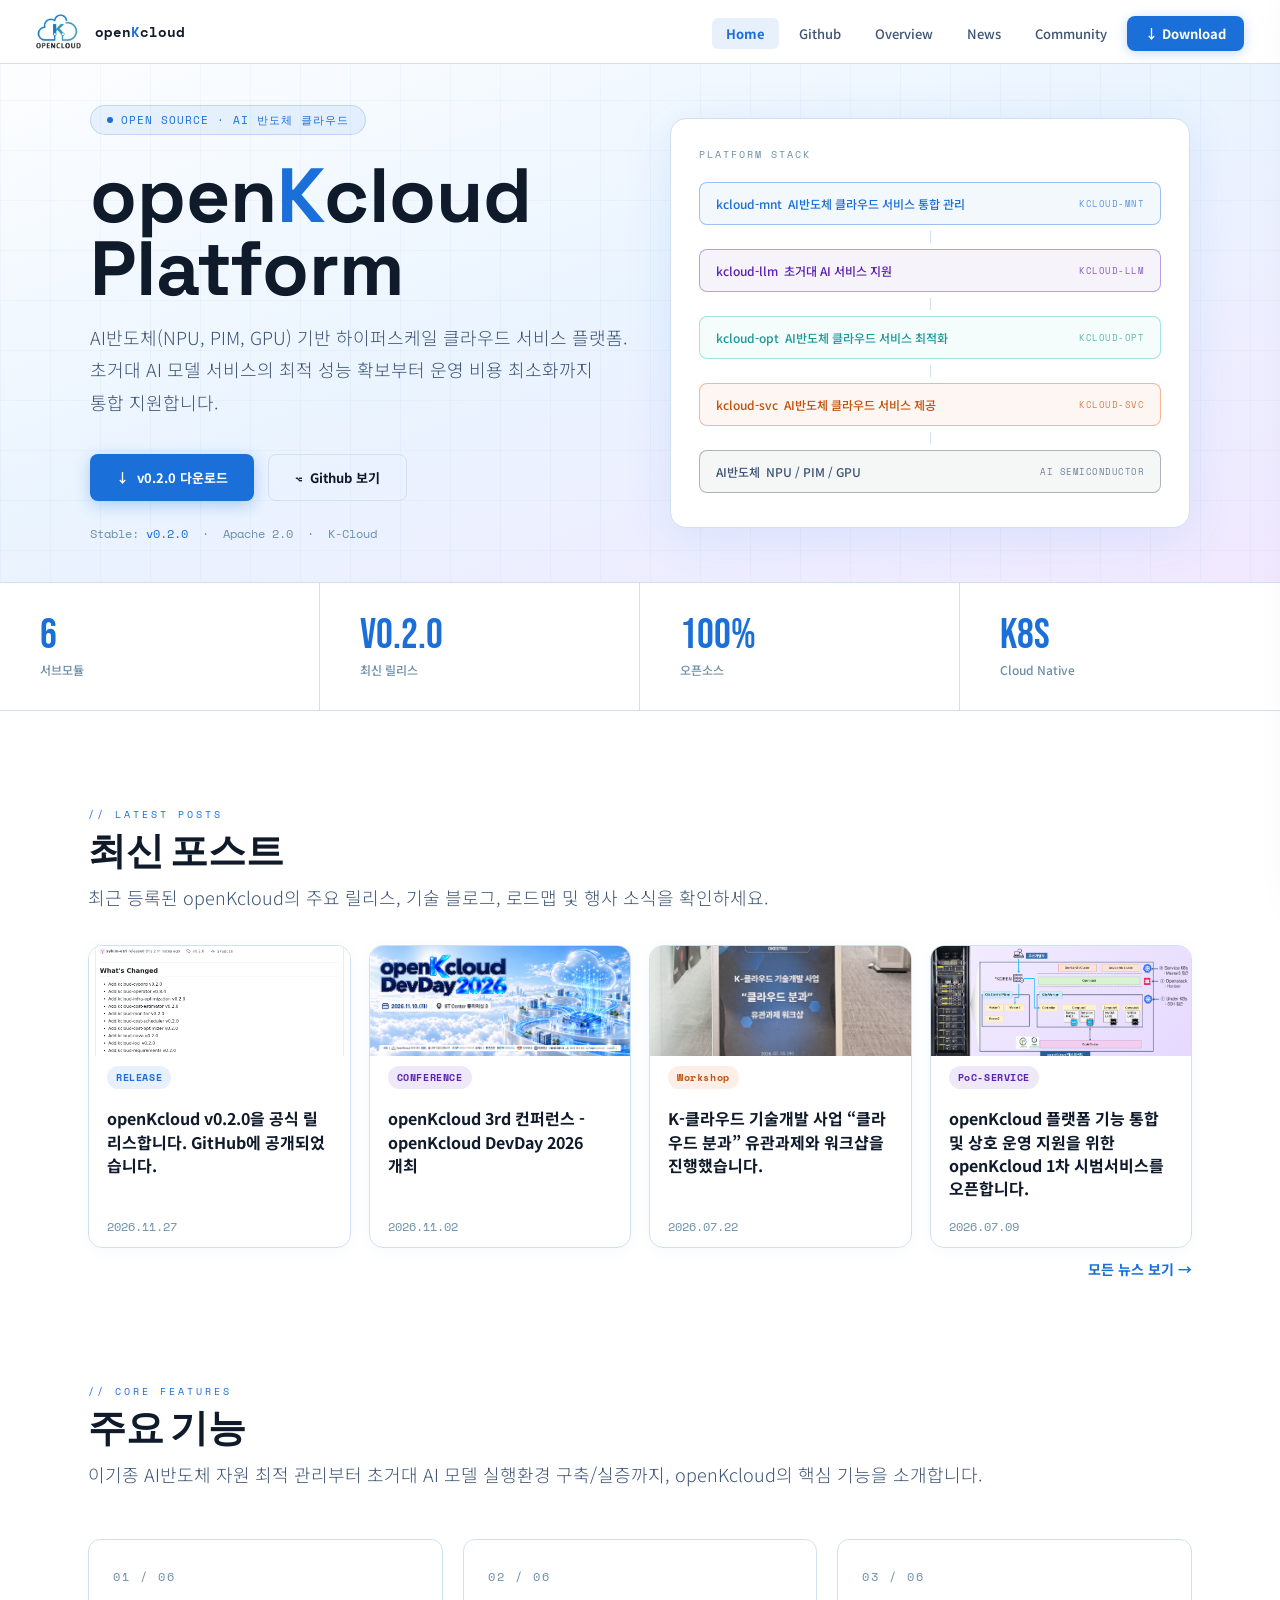
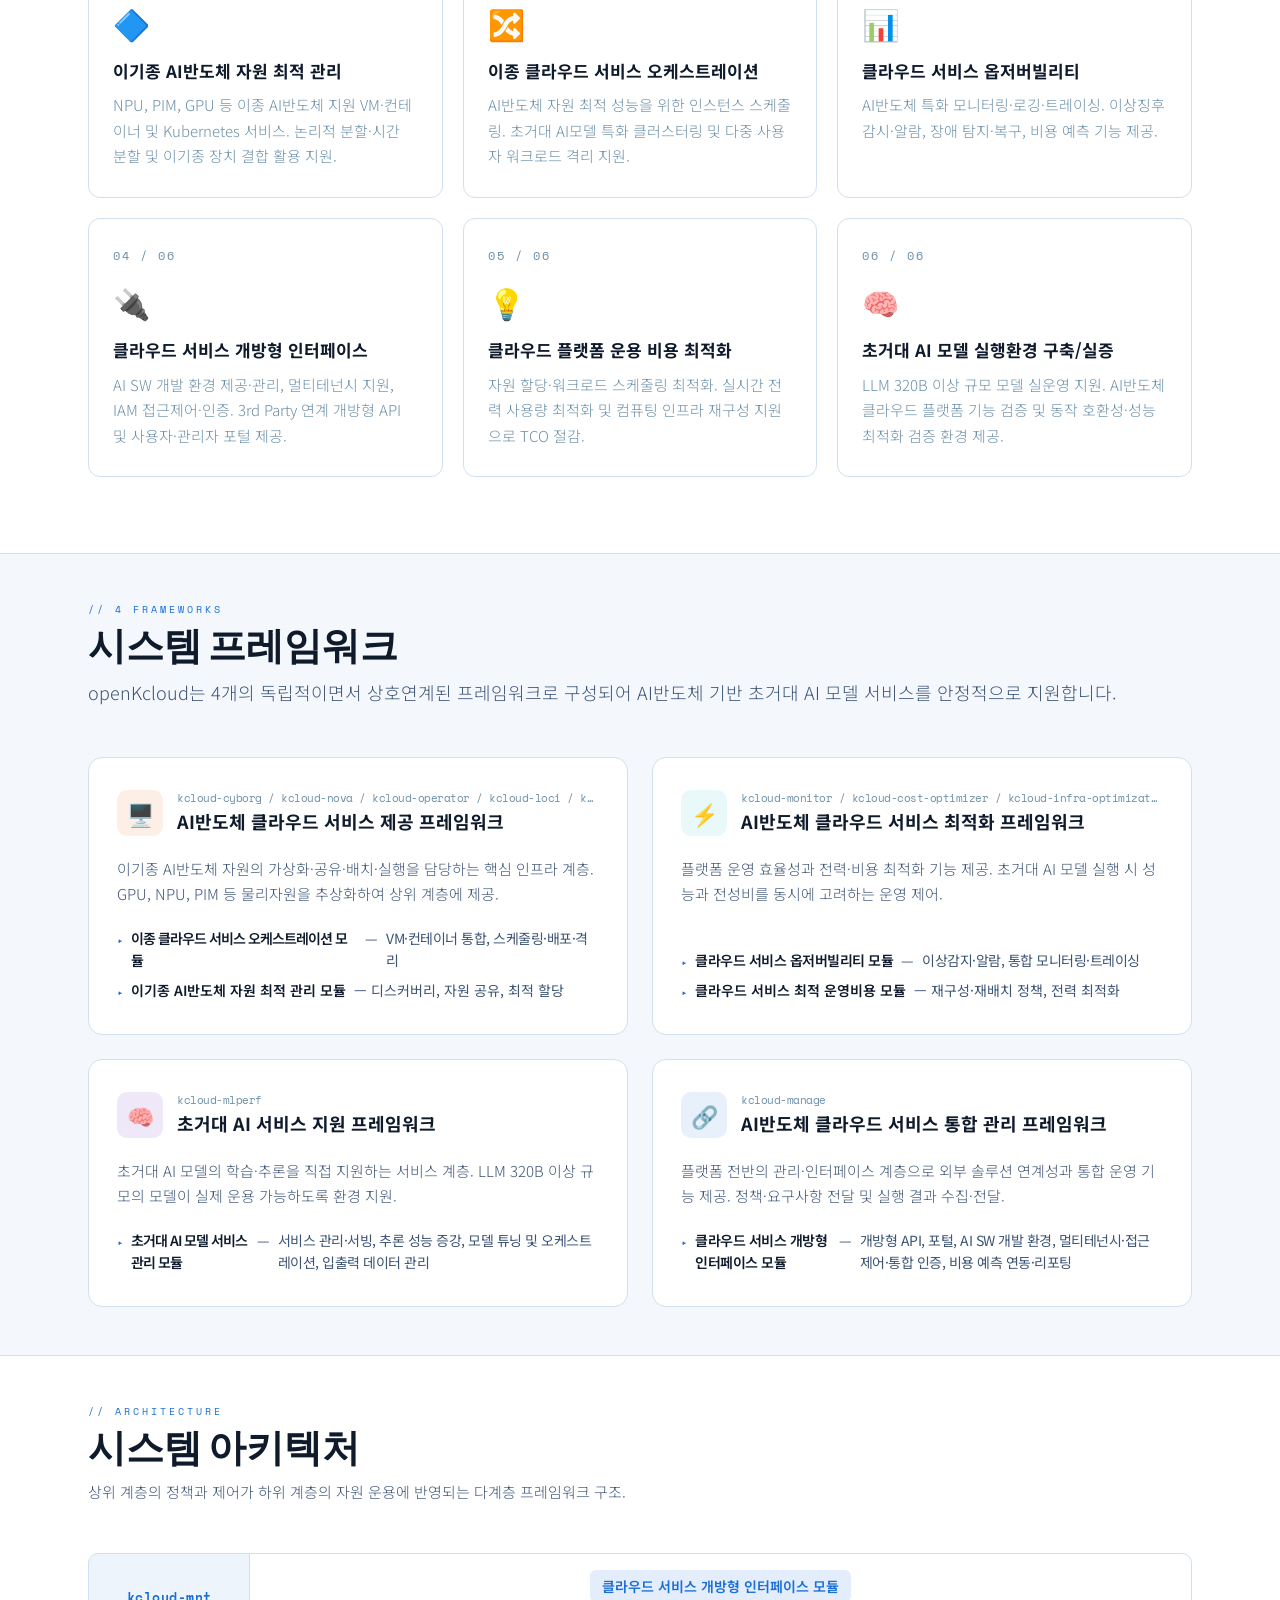
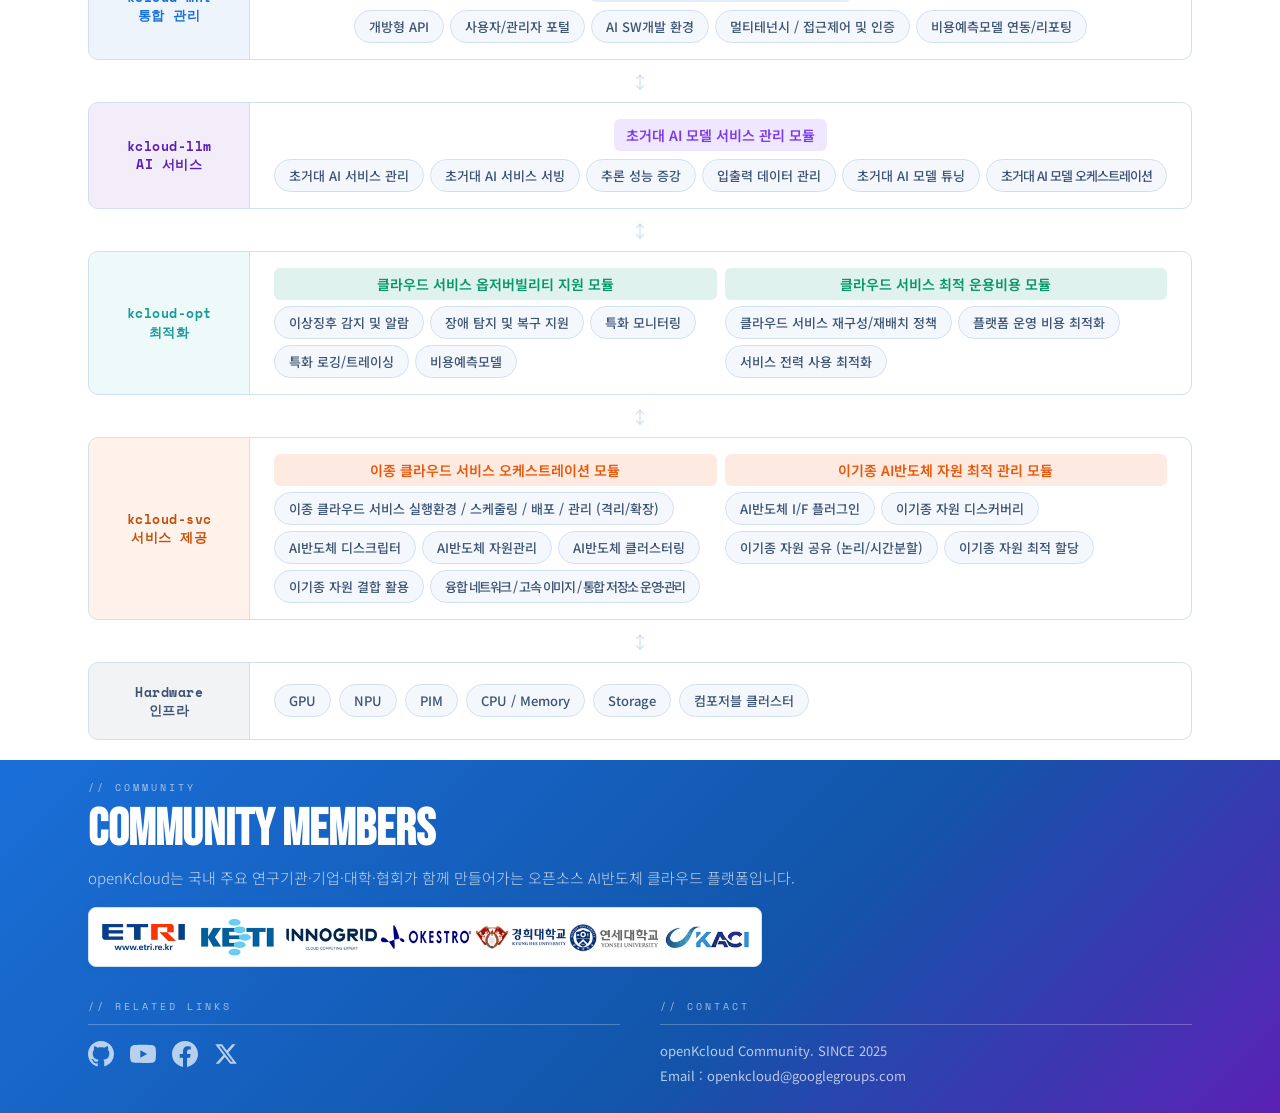
<file: index.html>
<!DOCTYPE html>
<html lang="ko">
<head>
<meta charset="UTF-8">
<meta name="viewport" content="width=device-width, initial-scale=1.0">
<title>openKcloud Platform – AI반도체 클라우드 플랫폼</title>
<link href="https://fonts.googleapis.com/css2?family=Noto+Sans+KR:wght@300;400;500;700;900&family=Space+Mono:wght@400;700&family=Bebas+Neue&family=Space+Grotesk:wght@700;800&display=swap" rel="stylesheet">
<link rel="stylesheet" href="css/style.css">
</head>
<body>

<!-- NAV -->
<nav>
  <a href="#" class="nav-logo" onclick="showPage('home')">
    <img id="nav-logo-img" src="" alt="openKcloud" style="height:36px;">
    <span class="nav-logo-text" style="margin-left:4px;">open<span>K</span>cloud</span>
  </a>
  <ul class="nav-links">
    <li><a href="#" id="nav-home" class="active" onclick="showPage('home');return false;">Home</a></li>
    <li><a href="#" id="nav-github" onclick="showPage('github');return false;">Github</a></li>
    <li><a href="#" id="nav-overview" onclick="showPage('overview');return false;">Overview</a></li>
    <li><a href="#" id="nav-news" onclick="showPage('news');return false;">News</a></li>
    <li><a href="#" id="nav-community" onclick="showPage('community');return false;">Community</a></li>
    <li><a href="#" id="nav-download" class="nav-download" onclick="showPage('download');return false;">↓ Download</a></li>
  </ul>
</nav>

<!-- ═══════════════════════════════
     HOME PAGE
═══════════════════════════════ -->
<div id="page-home" class="page active">

  <!-- Hero -->
  <section class="hero">
    <div class="hero-inner">
      <div class="hero-content">
        <div class="hero-badge"><span class="badge-dot"></span> Open Source · AI 반도체 클라우드</div>
        <h1 class="hero-title">open<span class="hl">K</span>cloud<br>Platform</h1>
        <p class="hero-sub"><span style="white-space:nowrap;">AI반도체(NPU, PIM, GPU) 기반 하이퍼스케일 클라우드 서비스 플랫폼.</span> <span style="white-space:nowrap;">초거대 AI 모델 서비스의 최적 성능 확보부터 운영 비용 최소화까지</span><br>통합 지원합니다.</p>
        <div class="hero-btns">
          <a href="#" class="btn-primary" onclick="showPage('download');return false;">↓ &nbsp;v0.2.0 다운로드</a>
          <a href="https://github.com/openKcloud" target="_blank" rel="noopener" class="btn-outline">⌥ &nbsp;Github 보기</a>
        </div>
        <p class="hero-version">Stable: <span>v0.2.0</span> &nbsp;·&nbsp; Apache 2.0 &nbsp;·&nbsp; K-Cloud</p>
      </div>
      <div class="hero-visual">
        <div class="hero-diagram">
          <div class="diag-title">PLATFORM STACK</div>
          <div class="diag-layer layer-mnt"><span>kcloud-mnt &nbsp;AI반도체 클라우드 서비스 통합 관리</span><span class="layer-tag">KCLOUD-MNT</span></div>
          <div class="diag-arrow"></div>
          <div class="diag-layer layer-llm"><span>kcloud-llm &nbsp;초거대 AI 서비스 지원</span><span class="layer-tag">KCLOUD-LLM</span></div>
          <div class="diag-arrow"></div>
          <div class="diag-layer layer-opt"><span>kcloud-opt &nbsp;AI반도체 클라우드 서비스 최적화</span><span class="layer-tag">KCLOUD-OPT</span></div>
          <div class="diag-arrow"></div>
          <div class="diag-layer layer-svc"><span>kcloud-svc &nbsp;AI반도체 클라우드 서비스 제공</span><span class="layer-tag">KCLOUD-SVC</span></div>
          <div class="diag-arrow"></div>
          <div class="diag-layer layer-hw"><span>AI반도체 &nbsp;NPU / PIM / GPU</span><span class="layer-tag">AI SEMICONDUCTOR</span></div>
        </div>
      </div>
    </div>
  </section>

  <!-- Stats -->
  <div class="stats-row reveal">
    <div class="stat-cell"><div class="stat-num">6</div><div class="stat-label">서브모듈</div></div>
    <div class="stat-cell"><div class="stat-num">v0.2.0</div><div class="stat-label">최신 릴리스</div></div>
    <div class="stat-cell"><div class="stat-num">100%</div><div class="stat-label">오픈소스</div></div>
    <div class="stat-cell"><div class="stat-num">K8s</div><div class="stat-label">Cloud Native</div></div>
  </div>
  
 <!-- Latest Posts -->
  <section class="latest-posts-section reveal">
    <div class="section" style="max-width:1200px;margin:0 auto;">
      <span class="section-tag">// Latest Posts</span>
      <h2 class="section-title" style="font-size:clamp(28px,3vw,40px);">최신 포스트</h2>
      <p class="section-desc" style="font-size:18px;">
        최근 등록된 openKcloud의 주요 릴리스, 기술 블로그, 로드맵 및 행사 소식을 확인하세요.
      </p>

      <div class="latest-posts-grid">
        <a href="#" class="latest-post-card" onclick="showPage('news');openNewsDrawer('news-v020');return false;">
          <div class="latest-post-img">
            <img src="images/openkcloud_v0.2.0.png" alt="openkcloud_v0.2.0">
          </div>
          <div class="latest-post-content">
            <span class="latest-post-type release">RELEASE</span>
            <div class="latest-post-title">openKcloud v0.2.0을 공식 릴리스합니다. GitHub에 공개되었습니다.</div>
            <div class="latest-post-date">2026.11.27</div>
          </div>
        </a>

        <a href="#" class="latest-post-card" onclick="showPage('news');openNewsDrawer('news-openKcloud-DevDay-2026-before');return false;">
          <div class="latest-post-img">
            <img src="images/devday2026_recru.png" alt="openKcloud DevDay 2026 개최 안내">
          </div>
          <div class="latest-post-content">
            <span class="latest-post-type conference">CONFERENCE</span>
            <div class="latest-post-title">openKcloud 3rd 컨퍼런스 - openKcloud DevDay 2026<br>개최</div>
            <div class="latest-post-date">2026.11.02</div>
          </div>          
        </a>

        <a href="#" class="latest-post-card" onclick="showPage('news');openNewsDrawer('news-k-cloud-workshop-2026');return false;">
          <div class="latest-post-img">
            <img src="images/k-cloud_workshop_2026.jpg" alt="클라우드 분과 유관과제 워크샵 개최">
          </div>
          <div class="latest-post-content">
            <span class="latest-post-type blog">Workshop</span>
            <div class="latest-post-title">K-클라우드 기술개발 사업 “클라우드 분과” 유관과제와 워크샵을 진행했습니다.</div>
           <div class="latest-post-date">2026.07.22</div>
          </div>
        </a>

        <a href="#" class="latest-post-card" onclick="showPage('news');openNewsDrawer('news-PoC-Service-2026');return false;">
          <div class="latest-post-img">
            <img src="images/poc_system.png" alt="openKcloud 1st PoC Service">
          </div>
          <div class="latest-post-content">
            <span class="latest-post-type conference">PoC-SERVICE</span> 
            <div class="latest-post-title">openKcloud 플랫폼 기능 통합 및 상호 운영 지원을 위한 openKcloud 1차 시범서비스를 오픈합니다. </div>
            <div class="latest-post-date">2026.07.09</div>
          </div>
        </a>

      </div>

      <div class="latest-posts-more">
        <a href="#" onclick="showPage('news');return false;">모든 뉴스 보기 →</a>
      </div>
    </div>
  </section>

  <!-- Features -->
  <section style="background:#fff; padding:8px 0 28px;">
    <div class="section reveal" style="max-width:1200px;margin:0 auto;">
      <span class="section-tag">// Core Features</span>
      <h2 class="section-title" style="font-size:clamp(28px,3vw,40px);">주요 기능</h2>
      <p class="section-desc" style="font-size:18px;">이기종 AI반도체 자원 최적 관리부터 초거대 AI 모델 실행환경 구축/실증까지, openKcloud의 핵심 기능을 소개합니다.</p>
      <div class="features-grid">
        <div class="feat-card blue">
          <div class="feat-num">01 / 06</div>
          <div class="feat-icon">🔷</div>
          <div class="feat-title">이기종 AI반도체 자원 최적 관리</div>
          <div class="feat-desc">NPU, PIM, GPU 등 이종 AI반도체 지원 VM·컨테이너 및 Kubernetes 서비스. 논리적 분할·시간 분할 및 이기종 장치 결합 활용 지원.</div>
        </div>
        <div class="feat-card purple">
          <div class="feat-num">02 / 06</div>
          <div class="feat-icon">🔀</div>
          <div class="feat-title">이종 클라우드 서비스 오케스트레이션</div>
          <div class="feat-desc">AI반도체 자원 최적 성능을 위한 인스턴스 스케줄링. 초거대 AI모델 특화 클러스터링 및 다중 사용자 워크로드 격리 지원.</div>
        </div>
        <div class="feat-card teal">
          <div class="feat-num">03 / 06</div>
          <div class="feat-icon">📊</div>
          <div class="feat-title">클라우드 서비스 옵저버빌리티</div>
          <div class="feat-desc">AI반도체 특화 모니터링·로깅·트레이싱. 이상징후 감시·알람, 장애 탐지·복구, 비용 예측 기능 제공.</div>
        </div>
        <div class="feat-card orange">
          <div class="feat-num">04 / 06</div>
          <div class="feat-icon">🔌</div>
          <div class="feat-title">클라우드 서비스 개방형 인터페이스</div>
          <div class="feat-desc">AI SW 개발 환경 제공·관리, 멀티테넌시 지원, IAM 접근제어·인증. 3rd Party 연계 개방형 API 및 사용자·관리자 포털 제공.</div>
        </div>
        <div class="feat-card green">
          <div class="feat-num">05 / 06</div>
          <div class="feat-icon">💡</div>
          <div class="feat-title">클라우드 플랫폼 운용 비용 최적화</div>
          <div class="feat-desc">자원 할당·워크로드 스케줄링 최적화. 실시간 전력 사용량 최적화 및 컴퓨팅 인프라 재구성 지원으로 TCO 절감.</div>
        </div>
        <div class="feat-card indigo">
          <div class="feat-num">06 / 06</div>
          <div class="feat-icon">🧠</div>
          <div class="feat-title">초거대 AI 모델 실행환경 구축/실증</div>
          <div class="feat-desc">LLM 320B 이상 규모 모델 실운영 지원. AI반도체 클라우드 플랫폼 기능 검증 및 동작 호환성·성능 최적화 검증 환경 제공.</div>
        </div>
      </div>
    </div>
  </section>

  <!-- Frameworks -->
  <section class="frameworks-section">
    <div class="frameworks-inner">
      <div class="reveal">
        <span class="section-tag">// 4 Frameworks</span>
        <h2 class="section-title" style="font-size:clamp(28px,3vw,40px);">시스템 프레임워크</h2>
        <p class="section-desc" style="font-size:18px;">openKcloud는 4개의 독립적이면서 상호연계된 프레임워크로 구성되어 AI반도체 기반 초거대 AI 모델 서비스를 안정적으로 지원합니다.</p>
      </div>
      <div class="frameworks-grid reveal">
        <div class="fw-card">
          <div class="fw-header">
            <div class="fw-icon-wrap fw-icon-orange">🖥️</div>
            <div>
              <div class="fw-key">kcloud-cyborg / kcloud-nova / kcloud-operator / kcloud-loci / kcloud-requirements</div>
              <div class="fw-title">AI반도체 클라우드 서비스 제공 프레임워크</div>
            </div>
          </div>
          <p class="fw-desc">이기종 AI반도체 자원의 가상화·공유·배치·실행을 담당하는 핵심 인프라 계층. GPU, NPU, PIM 등 물리자원을 추상화하여 상위 계층에 제공.</p>
          <ul class="fw-modules">
            <li><strong style="letter-spacing:-1px;">이종 클라우드 서비스 오케스트레이션 모듈</strong> — <span style="letter-spacing:-0.5px;">VM·컨테이너 통합, 스케줄링·배포·격리</span></li>
            <li><strong>이기종 AI반도체 자원 최적 관리 모듈</strong> — 디스커버리, 자원 공유, 최적 할당</li>
          </ul>
        </div>
        <div class="fw-card">
          <div class="fw-header">
            <div class="fw-icon-wrap fw-icon-teal">⚡</div>
            <div>
              <div class="fw-key">kcloud-monitor / kcloud-cost-optimizer / kcloud-infra-optimization / kcloud-cost-scheduler / kcloud-cost-estimator</div>
              <div class="fw-title">AI반도체 클라우드 서비스 최적화 프레임워크</div>
            </div>
          </div>
          <p class="fw-desc">플랫폼 운영 효율성과 전력·비용 최적화 기능 제공. 초거대 AI 모델 실행 시 성능과 전성비를 동시에 고려하는 운영 제어.</p>
          <ul class="fw-modules">
            <li><strong style="letter-spacing:-0.5px;">클라우드 서비스 옵저버빌리티 모듈</strong> — <span style="letter-spacing:-0.5px;">이상감지·알람, 통합 모니터링·트레이싱</span></li>
            <li><strong>클라우드 서비스 최적 운영비용 모듈</strong> — 재구성·재배치 정책, 전력 최적화</li>
          </ul>
        </div>
        <div class="fw-card">
          <div class="fw-header">
            <div class="fw-icon-wrap fw-icon-purple">🧠</div>
            <div>
              <div class="fw-key">kcloud-mlperf</div>
              <div class="fw-title">초거대 AI 서비스 지원 프레임워크</div>
            </div>
          </div>
          <p class="fw-desc">초거대 AI 모델의 학습·추론을 직접 지원하는 서비스 계층. LLM 320B 이상 규모의 모델이 실제 운용 가능하도록 환경 지원.</p>
          <ul class="fw-modules">
            <li><strong style="letter-spacing:-1px;">초거대 AI 모델 서비스 관리 모듈</strong> — <span style="letter-spacing:-0.5px;">서비스 관리·서빙, 추론 성능 증강, 모델 튜닝 및 오케스트레이션, 입출력 데이터 관리</span></li>
          </ul>
        </div>
        <div class="fw-card">
          <div class="fw-header">
            <div class="fw-icon-wrap fw-icon-blue">🔗</div>
            <div>
              <div class="fw-key">kcloud-manage</div>
              <div class="fw-title">AI반도체 클라우드 서비스 통합 관리 프레임워크</div>
            </div>
          </div>
          <p class="fw-desc">플랫폼 전반의 관리·인터페이스 계층으로 외부 솔루션 연계성과 통합 운영 기능 제공. 정책·요구사항 전달 및 실행 결과 수집·전달.</p>
          <ul class="fw-modules">
            <li><strong style="letter-spacing:-0.5px;">클라우드 서비스 개방형 인터페이스 모듈</strong> — <span style="letter-spacing:-0.5px;">개방형 API, 포털, AI SW 개발 환경, 멀티테넌시·접근 제어·통합 인증, 비용 예측 연동·리포팅</span></li>
          </ul>
        </div>
      </div>
    </div>
  </section>

  <!-- Architecture -->
  <section class="arch-section">
    <div class="arch-inner">
      <div class="reveal">
        <span class="section-tag">// Architecture</span>
        <h2 class="section-title" style="font-size:clamp(28px,3vw,40px);">시스템 아키텍처</h2>
        <p class="section-desc">상위 계층의 정책과 제어가 하위 계층의 자원 운용에 반영되는 다계층 프레임워크 구조.</p>
      </div>
      <div class="arch-flow reveal">

        <!-- kcloud-mnt -->
        <div class="arch-tier">
          <div class="arch-tier-label tier-mnt">kcloud-mnt<br>통합 관리</div>
          <div class="arch-tier-body" style="flex-direction:column; gap:8px;">
            <div style="background:rgba(26,111,216,0.12);border-radius:6px;padding:6px 12px;font-size:14px;font-weight:600;color:var(--primary);text-align:center;">클라우드 서비스 개방형 인터페이스 모듈</div>
            <div style="display:flex;flex-wrap:wrap;gap:6px;">
              <span class="arch-chip">개방형 API</span>
              <span class="arch-chip">사용자/관리자 포털</span>
              <span class="arch-chip">AI SW개발 환경</span>
              <span class="arch-chip">멀티테넌시 / 접근제어 및 인증</span>
              <span class="arch-chip">비용예측모델 연동/리포팅</span>
            </div>
          </div>
        </div>
        <div class="arch-arrow">↕</div>

        <!-- kcloud-llm -->
        <div class="arch-tier">
          <div class="arch-tier-label tier-llm">kcloud-llm<br>AI 서비스</div>
          <div class="arch-tier-body" style="flex-direction:column; gap:8px;">
            <div style="background:rgba(124,58,237,0.12);border-radius:6px;padding:6px 12px;font-size:14px;font-weight:600;color:#7c3aed;text-align:center;">초거대 AI 모델 서비스 관리 모듈</div>
            <div style="display:flex;flex-wrap:wrap;gap:6px;">
              <span class="arch-chip">초거대 AI 서비스 관리</span>
              <span class="arch-chip">초거대 AI 서비스 서빙</span>
              <span class="arch-chip">추론 성능 증강</span>
              <span class="arch-chip">입출력 데이터 관리</span>
              <span class="arch-chip">초거대 AI 모델 튜닝</span>
              <span class="arch-chip" style="letter-spacing:-1px;">초거대 AI 모델 오케스트레이션</span>
            </div>
          </div>
        </div>
        <div class="arch-arrow">↕</div>

        <!-- kcloud-opt -->
        <div class="arch-tier">
          <div class="arch-tier-label tier-opt">kcloud-opt<br>최적화</div>
          <div class="arch-tier-body" style="flex-direction:column; gap:8px;">
            <div style="display:flex;gap:8px;width:100%;">
              <div style="flex:1;display:flex;flex-direction:column;gap:6px;">
                <div style="background:rgba(5,150,105,0.12);border-radius:6px;padding:6px 12px;font-size:14px;font-weight:600;color:#059669;text-align:center;">클라우드 서비스 옵저버빌리티 지원 모듈</div>
                <div style="display:flex;flex-wrap:wrap;gap:6px;">
                  <span class="arch-chip">이상징후 감지 및 알람</span>
                  <span class="arch-chip">장애 탐지 및 복구 지원</span>
                  <span class="arch-chip">특화 모니터링</span>
                  <span class="arch-chip">특화 로깅/트레이싱</span>
                  <span class="arch-chip">비용예측모델</span>
                </div>
              </div>
              <div style="flex:1;display:flex;flex-direction:column;gap:6px;">
                <div style="background:rgba(5,150,105,0.12);border-radius:6px;padding:6px 12px;font-size:14px;font-weight:600;color:#059669;text-align:center;">클라우드 서비스 최적 운용비용 모듈</div>
                <div style="display:flex;flex-wrap:wrap;gap:6px;">
                  <span class="arch-chip">클라우드 서비스 재구성/재배치 정책</span>
                  <span class="arch-chip">플랫폼 운영 비용 최적화</span>
                  <span class="arch-chip">서비스 전력 사용 최적화</span>
                </div>
              </div>
            </div>
          </div>
        </div>
        <div class="arch-arrow">↕</div>

        <!-- kcloud-svc -->
        <div class="arch-tier">
          <div class="arch-tier-label tier-svc">kcloud-svc<br>서비스 제공</div>
          <div class="arch-tier-body" style="flex-direction:column; gap:8px;">
            <div style="display:flex;gap:8px;width:100%;">
              <div style="flex:1;display:flex;flex-direction:column;gap:6px;">
                <div style="background:rgba(234,88,12,0.12);border-radius:6px;padding:6px 12px;font-size:14px;font-weight:600;color:#ea580c;text-align:center;">이종 클라우드 서비스 오케스트레이션 모듈</div>
                <div style="display:flex;flex-wrap:wrap;gap:6px;">
                  <span class="arch-chip">이종 클라우드 서비스 실행환경 / 스케줄링 / 배포 / 관리 (격리/확장)</span>
                  <span class="arch-chip">AI반도체 디스크립터</span>
                  <span class="arch-chip">AI반도체 자원관리</span>
                  <span class="arch-chip">AI반도체 클러스터링</span>
                  <span class="arch-chip">이기종 자원 결합 활용</span>
                  <span class="arch-chip" style="letter-spacing:-1.5px;">융합 네트워크 / 고속 이미지 / 통합 저장소 운영·관리</span>
                </div>
              </div>
              <div style="flex:1;display:flex;flex-direction:column;gap:6px;">
                <div style="background:rgba(234,88,12,0.12);border-radius:6px;padding:6px 12px;font-size:14px;font-weight:600;color:#ea580c;text-align:center;">이기종 AI반도체 자원 최적 관리 모듈</div>
                <div style="display:flex;flex-wrap:wrap;gap:6px;">
                  <span class="arch-chip">AI반도체 I/F 플러그인</span>
                  <span class="arch-chip">이기종 자원 디스커버리</span>
                  <span class="arch-chip">이기종 자원 공유 (논리/시간분할)</span>
                  <span class="arch-chip">이기종 자원 최적 할당</span>
                </div>
              </div>
            </div>
          </div>
        </div>
        <div class="arch-arrow">↕</div>

        <!-- Hardware -->
        <div class="arch-tier">
          <div class="arch-tier-label tier-hw">Hardware<br>인프라</div>
          <div class="arch-tier-body">
            <span class="arch-chip">GPU</span><span class="arch-chip">NPU</span>
            <span class="arch-chip">PIM</span><span class="arch-chip">CPU / Memory</span>
            <span class="arch-chip">Storage</span><span class="arch-chip">컴포저블 클러스터</span>
          </div>
        </div>

      </div>
    </div>
  </section>

  <!-- Scope -->
  <section class="scope-section">
    <div class="scope-inner">
      <div class="reveal">
        <span class="section-tag">// Community</span>
        <h2 class="section-title" style="color:#fff;">COMMUNITY MEMBERS</h2>
        <p class="section-desc" style="white-space:nowrap;">openKcloud는 국내 주요 연구기관·기업·대학·협회가 함께 만들어가는 오픈소스 AI반도체 클라우드 플랫폼입니다.</p>
      </div>
      <div class="reveal" style="margin-top:16px;display:grid;grid-template-columns:repeat(4,1fr);gap:20px;">
        <div style="background:#fff;border:1px solid var(--border);border-radius:8px;padding:4px 8px;box-shadow:0 1px 8px rgba(26,111,216,0.05);display:flex;align-items:center;justify-content:center;height:60px;">
          <img src="images/logo2.png" style="height:40px;width:auto;object-fit:contain;">
        </div> 
      </div>

      <!-- Related Links & Contact -->
      <div class="reveal" style="margin-top:16px;display:grid;grid-template-columns:1fr 1fr;gap:40px;padding-top:16px;">
        <!-- Related Links -->
        <div>
          <div style="font-family:'Space Mono',monospace;font-size:10px;font-weight:400;color:rgba(255,255,255,0.6);letter-spacing:3px;text-transform:uppercase;margin-bottom:12px;padding-bottom:10px;border-bottom:1px solid rgba(255,255,255,0.25);">// Related Links</div>
          <div style="display:flex;gap:16px;margin-top:16px;align-items:center;">
            <!-- GitHub -->
            <a href="https://github.com/openKcloud" target="_blank" style="color:rgba(255,255,255,0.7);transition:color 0.2s;" onmouseover="this.style.color='#fff'" onmouseout="this.style.color='rgba(255,255,255,0.7)'">
              <svg width="26" height="26" viewBox="0 0 24 24" fill="currentColor"><path d="M12 0C5.37 0 0 5.37 0 12c0 5.31 3.435 9.795 8.205 11.385.6.105.825-.255.825-.57 0-.285-.015-1.23-.015-2.235-3.015.555-3.795-.735-4.035-1.41-.135-.345-.72-1.41-1.23-1.695-.42-.225-1.02-.78-.015-.795.945-.015 1.62.87 1.845 1.23 1.08 1.815 2.805 1.305 3.495.99.105-.78.42-1.305.765-1.605-2.67-.3-5.46-1.335-5.46-5.925 0-1.305.465-2.385 1.23-3.225-.12-.3-.54-1.53.12-3.18 0 0 1.005-.315 3.3 1.23.96-.27 1.98-.405 3-.405s2.04.135 3 .405c2.295-1.56 3.3-1.23 3.3-1.23.66 1.65.24 2.88.12 3.18.765.84 1.23 1.905 1.23 3.225 0 4.605-2.805 5.625-5.475 5.925.435.375.81 1.095.81 2.22 0 1.605-.015 2.895-.015 3.3 0 .315.225.69.825.57A12.02 12.02 0 0024 12c0-6.63-5.37-12-12-12z"/></svg>
            </a>
            <!-- YouTube -->
            <a href="https://www.youtube.com/@openKcloud" target="_blank" style="color:rgba(255,255,255,0.7);transition:color 0.2s;" onmouseover="this.style.color='#fff'" onmouseout="this.style.color='rgba(255,255,255,0.7)'">
              <svg width="26" height="26" viewBox="0 0 24 24" fill="currentColor"><path d="M23.498 6.186a3.016 3.016 0 00-2.122-2.136C19.505 3.545 12 3.545 12 3.545s-7.505 0-9.377.505A3.017 3.017 0 00.502 6.186C0 8.07 0 12 0 12s0 3.93.502 5.814a3.016 3.016 0 002.122 2.136c1.871.505 9.376.505 9.376.505s7.505 0 9.377-.505a3.015 3.015 0 002.122-2.136C24 15.93 24 12 24 12s0-3.93-.502-5.814zM9.545 15.568V8.432L15.818 12l-6.273 3.568z"/></svg>
            </a>
            <!-- Facebook -->
            <a href="https://www.facebook.com" target="_blank" style="color:rgba(255,255,255,0.7);transition:color 0.2s;" onmouseover="this.style.color='#fff'" onmouseout="this.style.color='rgba(255,255,255,0.7)'">
              <svg width="26" height="26" viewBox="0 0 24 24" fill="currentColor"><path d="M24 12.073c0-6.627-5.373-12-12-12s-12 5.373-12 12c0 5.99 4.388 10.954 10.125 11.854v-8.385H7.078v-3.47h3.047V9.43c0-3.007 1.792-4.669 4.533-4.669 1.312 0 2.686.235 2.686.235v2.953H15.83c-1.491 0-1.956.925-1.956 1.874v2.25h3.328l-.532 3.47h-2.796v8.385C19.612 23.027 24 18.062 24 12.073z"/></svg>
            </a>
            <!-- Twitter/X -->
            <a href="https://twitter.com" target="_blank" style="color:rgba(255,255,255,0.7);transition:color 0.2s;" onmouseover="this.style.color='#fff'" onmouseout="this.style.color='rgba(255,255,255,0.7)'">
              <svg width="24" height="24" viewBox="0 0 24 24" fill="currentColor"><path d="M18.244 2.25h3.308l-7.227 8.26 8.502 11.24H16.17l-5.214-6.817L4.99 21.75H1.68l7.73-8.835L1.254 2.25H8.08l4.713 6.231zm-1.161 17.52h1.833L7.084 4.126H5.117z"/></svg>
            </a>
            <!-- Slack -->
            <!--
            <a href="https://www.slack.com" target="_blank" style="color:rgba(255,255,255,0.7);transition:color 0.2s;" onmouseover="this.style.color='#fff'" onmouseout="this.style.color='rgba(255,255,255,0.7)'">
              <svg width="26" height="26" viewBox="0 0 24 24" fill="currentColor"><path d="M5.042 15.165a2.528 2.528 0 01-2.52 2.523A2.528 2.528 0 010 15.165a2.527 2.527 0 012.522-2.52h2.52v2.52zM6.313 15.165a2.527 2.527 0 012.521-2.52 2.527 2.527 0 012.521 2.52v6.313A2.528 2.528 0 018.834 24a2.528 2.528 0 01-2.521-2.522v-6.313zM8.834 5.042a2.528 2.528 0 01-2.521-2.52A2.528 2.528 0 018.834 0a2.528 2.528 0 012.521 2.522v2.52H8.834zM8.834 6.313a2.528 2.528 0 012.521 2.521 2.528 2.528 0 01-2.521 2.521H2.522A2.528 2.528 0 010 8.834a2.528 2.528 0 012.522-2.521h6.312zM18.956 8.834a2.528 2.528 0 012.522-2.521A2.528 2.528 0 0124 8.834a2.528 2.528 0 01-2.522 2.521h-2.522V8.834zM17.688 8.834a2.528 2.528 0 01-2.523 2.521 2.527 2.527 0 01-2.52-2.521V2.522A2.527 2.527 0 0115.165 0a2.528 2.528 0 012.523 2.522v6.312zM15.165 18.956a2.528 2.528 0 012.523 2.522A2.528 2.528 0 0115.165 24a2.527 2.527 0 01-2.52-2.522v-2.522h2.52zM15.165 17.688a2.527 2.527 0 01-2.52-2.523 2.526 2.526 0 012.52-2.52h6.313A2.527 2.527 0 0124 15.165a2.528 2.528 0 01-2.522 2.523h-6.313z"/></svg>
            </a>
            -->
          </div>
        </div>
        <!-- Contact -->
        <div>
          <div style="font-family:'Space Mono',monospace;font-size:10px;font-weight:400;color:rgba(255,255,255,0.6);letter-spacing:3px;text-transform:uppercase;margin-bottom:12px;padding-bottom:10px;border-bottom:1px solid rgba(255,255,255,0.25);">// Contact</div>
          <div style="margin-top:16px;display:flex;flex-direction:column;gap:6px;">
            <div style="font-size:13px;color:rgba(255,255,255,0.7);">openKcloud Community. SINCE 2025</div>
            <div style="font-size:13px;color:rgba(255,255,255,0.7);">Email : <a href="mailto:openkcloud@googlegroups.com" style="color:rgba(255,255,255,0.7);text-decoration:none;transition:color 0.2s;" onmouseover="this.style.color='#fff'" onmouseout="this.style.color='rgba(255,255,255,0.7)'">openkcloud@googlegroups.com</a></div>
          </div>
        </div>
      </div>

    </div>
  </section>

</div><!-- /page-home -->


<!-- ═══════════════════════════════
     OVERVIEW PAGE
═══════════════════════════════ -->
<div id="page-overview" class="page">
  <div class="docs-layout">
    <!-- Sidebar -->
    <aside class="docs-sidebar">
      <div class="sidebar-ver">
        <span class="sidebar-ver-label">DOCS VERSION</span>
        <span class="ver-pill">v0.1.0</span>
      </div>
      <div class="nav-group">
        <div class="nav-group-hdr" onclick="toggleGroup(this)">🚀 시작하기<span class="chevron">▾</span></div>
        <div class="nav-group-items" style="max-height:300px">
          <a class="nav-item active" onclick="setDoc(this,'doc-intro')">소개</a>
        <!--
          <a class="nav-item" onclick="setDoc(this,'doc-install')">설치 <span class="item-badge badge-new ml">GUIDE</span></a>
          <a class="nav-item" onclick="setDoc(this,'doc-quick')">빠른 실행</a>
        -->  
          <a class="nav-item" onclick="setDoc(this,'doc-release')">릴리스 노트 </a> 
          <!-- <span class="item-badge badge-new">NEW</span></a> -->
        </div>
      </div>
      <div class="nav-divider"></div>
      <div class="nav-group">
        <div class="nav-group-hdr" onclick="toggleGroup(this)">🏗️ 아키텍처<span class="chevron">▾</span></div>
        <div class="nav-group-items" style="max-height:300px">
          <a class="nav-item" onclick="setDoc(this,'doc-arch')">전체 구조</a>
          <a class="nav-item" onclick="setDoc(this,'doc-platform-layer')">플랫폼 레이어</a>          
        <!--  
          <a class="nav-item" onclick="setDoc(this,'doc-deploy')">배포 모델</a>
          <a class="nav-item" onclick="setDoc(this,'doc-network')">네트워크 구성</a>
        -->
        </div>
      </div>
      <div class="nav-divider"></div>
      <div class="nav-group">
        <div class="nav-group-hdr" onclick="toggleGroup(this)">🔷 클라우드 서비스 제공<span class="chevron">▾</span></div>
        <div class="nav-group-items" style="max-height:300px">
          <a class="nav-item" onclick="setDoc(this,'doc-kcloud-svc')">kcloud-svc 개요</a>
        <!--  
          <a class="nav-item" onclick="setDoc(this,'doc-kcloud-svc')">AI반도체 드라이버</a>
          <a class="nav-item" onclick="setDoc(this,'doc-kcloud-svc')">kcloud-operator <span class="item-badge badge-new">NEW</span></a>
          <a class="nav-item" onclick="setDoc(this,'doc-kcloud-svc')">kcloud-cyborg</a>
        -->
        </div>
      </div>
      <div class="nav-divider"></div>
      <div class="nav-group">
        <div class="nav-group-hdr" onclick="toggleGroup(this)">⚡ 서비스 최적화 운용<span class="chevron">▾</span></div>
        <div class="nav-group-items" style="max-height:300px">
          <a class="nav-item" onclick="setDoc(this,'doc-kcloud-opt')">kcloud-opt 개요</a>
          <!--
          <a class="nav-sub" onclick="setDoc(this,'doc-kcloud-opt')">kcloud-cost-optimizer</a>
          <a class="nav-sub" onclick="setDoc(this,'doc-kcloud-opt')">모니터링 &amp; 옵저버빌리티</a>
          <a class="nav-sub" onclick="setDoc(this,'doc-kcloud-opt')">Prometheus 연동</a>
          <a class="nav-sub" onclick="setDoc(this,'doc-kcloud-opt')">Grafana 대시보드</a>
          -->
        </div>
      </div>
      <div class="nav-divider"></div>
      <div class="nav-group">
        <div class="nav-group-hdr" onclick="toggleGroup(this)">🧠 초거대 AI 모델 서비스<span class="chevron">▾</span></div>
        <div class="nav-group-items" style="max-height:300px">
          <a class="nav-item" onclick="setDoc(this,'doc-kcloud-llm')">kcloud-llm 개요</a>
          <!--
          <a class="nav-sub" onclick="setDoc(this,'doc-kcloud-llm')">MLPerf 벤치마크</a>
          <a class="nav-sub" onclick="setDoc(this,'doc-kcloud-llm')">성능 측정 파이프라인 <span class="item-badge badge-wip">WIP</span></a>
          <a class="nav-sub" onclick="setDoc(this,'doc-kcloud-llm')">kcloud-cyborg 연동</a>
        -->
        </div>
      </div>
      <div class="nav-divider"></div>
      <div class="nav-group">
        <div class="nav-group-hdr" onclick="toggleGroup(this)">📊 서비스 통합 관리<span class="chevron">▾</span></div>
        <div class="nav-group-items" style="max-height:300px">
          <a class="nav-item" onclick="setDoc(this,'doc-kcloud-mnt')">kcloud-mnt 개요</a>
          <!--
          <a class="nav-sub" onclick="setDoc(this,'doc-bench')">성능 지표</a>
          <a class="nav-sub" onclick="setDoc(this,'doc-bench')">비교 분석</a>
          -->
        </div>
      </div>
      <!--
      <div class="nav-divider"></div>
      <div class="nav-group">
        <div class="nav-group-hdr" onclick="toggleGroup(this)">🛠️ 기여 &amp; 개발<span class="chevron">▾</span></div>
        <div class="nav-group-items" style="max-height:300px">
          <a class="nav-item" onclick="setDoc(this,'doc-contrib')">컨트리뷰터 가이드</a>
          <a class="nav-item" onclick="setDoc(this,'doc-contrib')">빌드 환경 설정</a>
          <a class="nav-item" onclick="setDoc(this,'doc-contrib')">이슈 &amp; PR 가이드</a>
          <a class="nav-item" onclick="setDoc(this,'doc-contrib')">로드맵</a>
          
        </div>
      </div>
      --> 
    </aside>

    <!-- Main content -->
    <div class="docs-main">
      <div class="docs-content">

        <!-- doc-intro -->
        <div id="doc-intro" class="doc-section-content">
          <!--  
          <nav class="breadcrumb"><a href="#" onclick="showPage('home');return false;">Home</a><span class="sep">/</span><a href="#" onclick="showPage('overview');return false;">Docs</a><span class="sep">/</span><span>소개</span></nav>
          -->
          <span class="page-tag-doc">// 시작하기 · 01</span>
          <h1 class="page-title-doc">소개</h1>
          <p class="page-lead">openKcloud Platform — 국산 AI반도체 기반 오픈소스 클라우드 서비스 플랫폼</p>
          <div class="page-header-sep"></div>

          <div class="info-box"><p>openKcloud는 고성능·저전력의 초거대 AI 모델 서비스를 안정적으로 제공하기 위하여, AI반도체(NPU, PIM, GPU 등)를 활용한 최적화된 클라우드 서비스 플랫폼 기술을 제공하는 것을 목표로 합니다. 특히, 최적 성능 확보와 운용비용 최소화를 동시에 달성할 수 있는 AI반도체 기반 클라우드 인프라 및 플랫폼 기술 개발이 핵심 범위입니다.</p></div>

          <h2 class="doc-h2">프로젝트 개요</h2>
          <p class="doc-p">openKcloud는 국내 AI반도체(NPU/GPU/PIM) 생태계를 위한 오픈소스 클라우드 플랫폼입니다. 퍼블릭·프라이빗 클라우드를 통합한 하이브리드 구조 위에 다계층 프레임워크로 설계되어 있으며, 이종 AI반도체 자원 기반의 VM·컨테이너 서비스를 통합 제공하는 AI반도체 중심 클라우드 플랫폼을 구현합니다.</p>
          <p class="doc-p">K-클라우드 사업을 통해 확보된 이종 AI반도체 가상화 기술, 자원 분해·풀링 기술, AI반도체 라이브러리 등을 통합 적용하며, 대중적인 초거대 AI 모델을 실제 운영 환경에서 구동함으로써 플랫폼 기능과 성능을 종합적으로 검증합니다.</p>

          <div class="overview-cards">
            <div class="ov-card"><div class="ov-card-icon">🔷</div><div class="ov-card-title">AI반도체 클라우드 서비스 제공</div><div class="ov-card-desc">이기종 AI반도체(GPU, NPU, PIM 등)자원 가상화·공유·할당 기반 이종 최적 클라우드 서비스 제공 </div></div>
            <div class="ov-card"><div class="ov-card-icon">💡</div><div class="ov-card-title">클라우드 서비스 최적화 운용 </div><div class="ov-card-desc">플랫폼 운영 효율성, 전력·비용 최적화 기능기반 고성능·저전력 초거대 AI 서비스 지원</div></div>
            <div class="ov-card"><div class="ov-card-icon">🧠</div><div class="ov-card-title">초거대 AI 모델 서비스 지원</div><div class="ov-card-desc">초거대 AI 모델의 학습 및 추론 실행 지원, LLM 320B+ AI 모델 실행 환경 지원</div></div>
            <div class="ov-card"><div class="ov-card-icon">📊</div><div class="ov-card-title">클라우드 서비스 통합 관리</div><div class="ov-card-desc">플랫폼 전반의 관리 및 인터페이스 계층으로 외부 솔루션의 연계성과 통합 운영 기능 제공</div></div>
          </div>

          <h2 class="doc-h2">시스템 특징</h2>
          <ul class="doc-ul">
            <li><strong>이기종 AI반도체 자원 최적 관리</strong> — NPU, PIM 등 VM·컨테이너·K8s 서비스, 논리적·시간 분할, 이기종 장치 결합</li>
            <li><strong>이종 클라우드 서비스 오케스트레이션</strong> — 인스턴스 스케줄링, AI모델 특화 클러스터링, 워크로드 격리</li>
            <li><strong>클라우드 서비스 옵저버빌리티</strong> — AI반도체 특화 모니터링·로깅·트레이싱, 이상징후 감시·알람</li>
            <li><strong>클라우드 서비스 개방형 인터페이스</strong> — AI SW 개발환경, 멀티테넌시, IAM, 포털, 3rd Party 개방형 API</li>
            <li><strong>클라우드 플랫폼 운용 비용 최적화</strong> — 자원 할당·스케줄링 결정, 전력 최적화, 컴퓨팅 인프라 재구성</li>
            <li><strong>초거대 AI 모델 실행환경 구축/실증</strong> — 플랫폼 기능·호환성·성능 최적화 검증</li>
          </ul>

          <div class="doc-nav">
            <a href="#" class="doc-nav-btn prev" onclick="showPage('home');return false;"><span class="doc-nav-label">← 이전</span><span class="doc-nav-title">홈으로</span></a>
            <a href="#" class="doc-nav-btn next" onclick="setDoc(document.querySelector('.nav-item:nth-child(2)'),'doc-release');return false;"><span class="doc-nav-label">다음 →</span><span class="doc-nav-title">릴리스 노트</span></a>
          </div>
        </div>

                  <!-- doc-release -->

          <div id="doc-release" class="doc-section-content" style="display:none">
            <!--
            <nav class="breadcrumb"><a href="#" onclick="showPage('home');return false;">Home</a><span class="sep">/</span><a href="#" onclick="showPage('overview');return false;">Docs</a><span class="sep">/</span><span>릴리스 노트</span></nav>
            -->

            <span class="page-tag-doc">// 시작하기 · 02</span>
            <h1 class="page-title-doc">릴리스 노트</h1>
            <p class="page-lead">openKcloud Platform 버전별 변경 사항 및 업그레이드 가이드</p>
            <div class="page-header-sep"></div>

            <div class="info-box" style="background:rgba(26,111,216,0.06);border-left:3px solid var(--primary);">
              <p>📌 &nbsp;최신 릴리스는 <strong>v0.2.0</strong>입니다. v0.2.0에서는 지원 가속기 5종 확대(Tenstorrent Blackhole 추가), 장치 분할·공유 및 DRA 할당, OpenStack 대시보드·Cyborg·Magnum 배포 구성 요소 공개, 모니터링 API v2(미터링·장애 분석), 통합 관리 포털이 추가되었습니다. v0.1.5에서 업그레이드하는 경우 아래 <strong>Breaking Changes</strong>를 먼저 확인하세요.</p>
            </div>

            <!-- ── v0.2.0 ── -->
            <div style="margin-top:40px;">
              <div style="display:flex;align-items:center;gap:14px;margin-bottom:6px;flex-wrap:wrap;">
                <h2 class="doc-h2" style="margin:0;">v0.2.0</h2>
                <span style="font-family:'Space Mono',monospace;font-size:10px;background:var(--primary);color:#fff;padding:3px 10px;border-radius:100px;letter-spacing:0.5px;">LATEST</span>
                <span style="font-family:'Space Mono',monospace;font-size:10px;background:var(--surface2);color:var(--text-muted);padding:3px 10px;border-radius:100px;">MAJOR UPDATE</span>
              </div>

              <p style="font-size:13px;color:var(--text-muted);font-family:'Space Mono',monospace;margin-bottom:24px;">
                2026 Q4 &nbsp;·&nbsp; openKcloud Community
              </p>

              <p class="doc-p">
                openKcloud v0.2.0은 2차년도 통합 릴리스입니다. 지원 가속기를 5종(NVIDIA GPU, FuriosaAI Warboy·RNGD, Rebellions ATOM, Tenstorrent Blackhole)으로 확대하고 장치 분할·공유와 DRA 기반 할당을 도입했습니다. OpenStack 대시보드(Horizon)·Cyborg·Magnum 배포 구성 요소를 새로 공개했고, 모니터링 API를 v2로 재구성해 미터링·장애 분석 기능을 추가했으며, 통합 관리 포털(kcloud-mnt)을 처음 공개합니다.
              </p>

              <!-- kcloud-svc -->
              <div style="background:#f8fffe;border:1px solid #d1f0e8;border-radius:10px;padding:20px 24px;margin:28px 0 16px;">
                <div style="font-family:'Space Mono',monospace;font-size:12px;color:#1a9999;font-weight:700;margin-bottom:16px;letter-spacing:0.5px;">
                  🔷 kcloud-svc — AI반도체 클라우드 서비스 제공 프레임워크
                </div>

                <h4 style="font-size:14px;font-weight:700;color:var(--text);margin:18px 0 10px;">
                  kcloud-operator <span style="font-family:'Space Mono',monospace;font-size:11px;font-weight:400;color:var(--text-muted);">v0.8.4 (K8s 1.31~1.34) · v0.6.3-k8s1.28 (K8s 1.26~1.30)</span>
                </h4>

                <div style="font-size:13px;font-weight:700;color:#16a34a;margin:10px 0 8px;">
                  신규 기능 (New Features)
                </div>
                <ul class="doc-ul" style="margin:0 0 14px;">
                  <li>Tenstorrent Blackhole 지원 (NVIDIA GPU, FuriosaAI Warboy·RNGD, Rebellions ATOM 포함 총 5종)</li>
                  <li>장치 분할·공유 지원: NVIDIA MIG·MPS·time-slicing, FuriosaAI RNGD 파티션</li>
                  <li>DRA(Dynamic Resource Allocation) 기반 장치 할당 (선택, 기본 비활성)</li>
                  <li>장치 명세서(AcceleratorDescriptor) 기반 범용 device plugin·DRA 드라이버 자동 배포</li>
                  <li>장치 상태(health) 감시 및 상태별 자동 조치</li>
                  <li>벤더 비종속 가속기 요청 API(AcceleratorClass, AcceleratorWorkload), 관리 REST API 및 kubectl-npu CLI</li>
                </ul>

                <div style="font-size:13px;font-weight:700;color:#5b21b6;margin:10px 0 8px;">
                  개선 사항 (Improvements)
                </div>
                <ul class="doc-ul" style="margin:0 0 14px;">
                  <li>노드 가속기 자동 탐지 및 벤더 라벨 자동 부착</li>
                  <li>드라이버 업그레이드 안전장치 강화(허용 버전 목록, 롤백 버전 재시도 방지, 호스트 드라이버 버전 확인)</li>
                  <li>GHCR 공개 이미지·Helm 차트(OCI) 배포 및 폐쇄망 미러 설정 지원</li>
                </ul>

                <div style="font-size:13px;font-weight:700;color:#ea580c;margin:10px 0 8px;">
                  버그 수정 (Bug Fixes)
                </div>
                <ul class="doc-ul" style="margin:0 0 18px;">
                  <li>패키지 고정(hold)으로 NVIDIA 드라이버 설치가 반복 실패하던 문제 수정(설치 전 점검 추가)</li>
                  <li><span>FuriosaAI RNGD exporter가 <code>libfuriosa_smi.so</code>를 찾지 못하던 문제 수정</span></li>
                </ul>

                <h4 style="font-size:14px;font-weight:700;color:var(--text);margin:18px 0 10px;">
                  kcloud-operator-images <span style="font-family:'Space Mono',monospace;font-size:10px;font-weight:400;background:#dcfce7;color:#16a34a;padding:2px 8px;border-radius:100px;margin-left:4px;">NEW</span>
                </h4>

                <div style="font-size:13px;font-weight:700;color:#16a34a;margin:10px 0 8px;">
                  신규 기능 (New Features)
                </div>
                <ul class="doc-ul" style="margin:0 0 18px;">
                  <li><span>kcloud-operator가 노드에 배포하는 부속 이미지 저장소 공개 (<code>ghcr.io/openkcloud</code>)</span></li>
                  <li>노드 에이전트(kcloud-node-manager), NVIDIA·FuriosaAI·Tenstorrent 드라이버 설치기</li>
                  <li>FuriosaAI RNGD exporter(사용률·메모리·온도·전력 등 12종 지표), Tenstorrent device plugin</li>
                </ul>

                <h4 style="font-size:14px;font-weight:700;color:var(--text);margin:18px 0 10px;">
                  kcloud-nova
                </h4>

                <div style="font-size:13px;font-weight:700;color:#5b21b6;margin:10px 0 8px;">
                  개선 사항 (Improvements)
                </div>
                <ul class="doc-ul" style="margin:0 0 18px;">
                  <li>Placement 기반 가속기 인식 스케줄러 Weigher(AcceleratorWeigher) 적용</li>
                </ul>

                <h4 style="font-size:14px;font-weight:700;color:var(--text);margin:18px 0 10px;">
                  kcloud-horizon · kcloud-cyborg-dashboard · kcloud-magnum-ui <span style="font-family:'Space Mono',monospace;font-size:10px;font-weight:400;background:#dcfce7;color:#16a34a;padding:2px 8px;border-radius:100px;margin-left:4px;">NEW</span>
                </h4>

                <div style="font-size:13px;font-weight:700;color:#16a34a;margin:10px 0 8px;">
                  신규 기능 (New Features)
                </div>
                <ul class="doc-ul" style="margin:0 0 18px;">
                  <li>openKcloud용 OpenStack 대시보드(Horizon) 이미지 공개 — Magnum·Octavia·Cyborg 대시보드 플러그인 통합, kcloud 로고 적용</li>
                  <li>Cyborg 대시보드 플러그인: 가속기 목록, Device Profile 관리, 가속기별 Resource Class·Trait 표시</li>
                </ul>

                <h4 style="font-size:14px;font-weight:700;color:var(--text);margin:18px 0 10px;">
                  kcloud-magnum-capi-helm <span style="font-family:'Space Mono',monospace;font-size:10px;font-weight:400;background:#dcfce7;color:#16a34a;padding:2px 8px;border-radius:100px;margin-left:4px;">NEW</span>
                </h4>

                <div style="font-size:13px;font-weight:700;color:#16a34a;margin:10px 0 8px;">
                  신규 기능 (New Features)
                </div>
                <ul class="doc-ul" style="margin:0 0 18px;">
                  <li>Magnum CAPI Helm 드라이버 및 Magnum 컨테이너 이미지 공개</li>
                  <li>클러스터 라벨로 애드온 선택 설치: kcloud-operator(기본 활성), NVIDIA GPU Operator, Mellanox Network Operator, Node Feature Discovery</li>
                  <li><span><code>--image</code>로 생성한 노드 그룹에 해당 노드 그룹 이미지 적용</span></li>
                </ul>

                <h4 style="font-size:14px;font-weight:700;color:var(--text);margin:18px 0 10px;">
                  kcloud-genestack · kcloud-openstack-helm <span style="font-family:'Space Mono',monospace;font-size:10px;font-weight:400;background:#dcfce7;color:#16a34a;padding:2px 8px;border-radius:100px;margin-left:4px;">NEW</span>
                </h4>

                <div style="font-size:13px;font-weight:700;color:#16a34a;margin:10px 0 8px;">
                  신규 기능 (New Features)
                </div>
                <ul class="doc-ul" style="margin:0 0 18px;">
                  <li>Genestack 기반 OpenStack 배포에 Cyborg 설치 지원 (openKcloud Cyborg 차트·이미지 사용)</li>
                  <li>openKcloud용 Cyborg Helm 차트를 GHCR OCI로 배포</li>
                </ul>

                <h4 style="font-size:14px;font-weight:700;color:var(--text);margin:18px 0 10px;">
                  kcloud-cyborg · kcloud-requirements · kcloud-loci
                </h4>
                <ul class="doc-ul" style="margin:0;">
                  <li>v0.2.0 릴리스 세트에 맞춘 버전 태그 (기능 변경 없음)</li>
                </ul>
              </div>

              <!-- kcloud-opt -->
              <div style="background:#fdf8ff;border:1px solid #e2d4f8;border-radius:10px;padding:20px 24px;margin-bottom:16px;">
                <div style="font-family:'Space Mono',monospace;font-size:12px;color:#5b21b6;font-weight:700;margin-bottom:16px;letter-spacing:0.5px;">
                  ⚡ kcloud-opt — AI반도체 클라우드 서비스 최적화 프레임워크
                </div>

                <h4 style="font-size:14px;font-weight:700;color:var(--text);margin:18px 0 10px;">
                  kcloud-monitor
                </h4>

                <div style="font-size:13px;font-weight:700;color:#16a34a;margin:10px 0 8px;">
                  신규 기능 (New Features)
                </div>
                <ul class="doc-ul" style="margin:0 0 14px;">
                  <li><span><code>/api/v2</code> 모니터링 API로 재구성(167개 라우트) — 클러스터·노드·가속기·스토리지·OpenStack·워크로드·로그·알람 통합 조회</span></li>
                  <li>GPU·NPU(FuriosaAI RNGD, Rebellions) 가속기 메트릭 통합 조회, MIG 파티션 및 쓰로틀링·전력 캡 상태 조회</li>
                  <li>IPMI 실측·Kepler 기반 전력 측정, Rook-Ceph 스토리지 및 OpenStack VM 조회·전력 귀속</li>
                  <li>Loki 기반 로그 검색, 알람 정책·알림 채널(메일·webhook), LLM 서빙 SLO(TTFT·TPOT) 조회</li>
                  <li>가속기 사용량 미터링, 단가 정책, 월말 비용 예측 및 예산 판정</li>
                  <li>장애 탐지·분석(추정 원인·영향 범위) 및 복구 정보 제공 (조회·권고 전용)</li>
                  <li>수집 주기 조정 및 메트릭 필터링 정책 관리(미리보기·적용·되돌리기)</li>
                </ul>

                <div style="font-size:13px;font-weight:700;color:#5b21b6;margin:10px 0 8px;">
                  개선 사항 (Improvements)
                </div>
                <ul class="doc-ul" style="margin:0 0 14px;">
                  <li>응답 형식 정리(UTC ISO 8601 시각 통일, 현재값·시계열 응답 분리)</li>
                  <li>노드 전력 기준을 IPMI 실측으로 통일</li>
                </ul>

                <div style="font-size:13px;font-weight:700;color:#ea580c;margin:10px 0 8px;">
                  버그 수정 (Bug Fixes)
                </div>
                <ul class="doc-ul" style="margin:0 0 18px;">
                  <li>MIG 사용 노드의 물리 GPU 누락, GPU 메모리 총량 계산 오류 수정</li>
                  <li>일부 클러스터에서 FuriosaAI NPU 전력이 수집되지 않던 문제 수정</li>
                  <li>Cyborg flavor로 생성한 가속기 VM이 가속기 없음으로 표시되던 문제 수정</li>
                  <li>로그·LLM 지연 알람 오탐 및 미해제 문제 수정</li>
                </ul>

                <h4 style="font-size:14px;font-weight:700;color:var(--text);margin:18px 0 10px;">
                  kcloud-cost-scheduler
                </h4>

                <div style="font-size:13px;font-weight:700;color:#16a34a;margin:10px 0 8px;">
                  신규 기능 (New Features)
                </div>
                <ul class="doc-ul" style="margin:0 0 14px;">
                  <li>가속기 Model Fit 검사 및 Memory·Power·Thermal Headroom 기반 Placement Check</li>
                  <li>Catalog 기반 Workload Profile 조회 및 Catalog-aware Scoring(Shadow Mode)</li>
                  <li>예측 대비 실측 비교, Scheduling Decision Log·Phase Timing 기록</li>
                  <li>Admission Webhook 기반 가속기 정보 자동 Annotation(Pod·Kueue Workload)</li>
                  <li>GPU·NPU(FuriosaAI RNGD) LLM Serving 배포 매니페스트 및 이종 가속기 성능·전력 측정 도구</li>
                </ul>

                <div style="font-size:13px;font-weight:700;color:#5b21b6;margin:10px 0 8px;">
                  개선 사항 (Improvements)
                </div>
                <ul class="doc-ul" style="margin:0 0 18px;">
                  <li>Pending Pod Requeue(Backoff·Retry Limit) 안정화 및 Node Score Normalization 개선</li>
                  <li>Node Cache에 GPU Metrics 및 Pod Overhead 반영</li>
                </ul>

                <h4 style="font-size:14px;font-weight:700;color:var(--text);margin:18px 0 10px;">
                  kcloud-infra-optimization
                </h4>

                <div style="font-size:13px;font-weight:700;color:#16a34a;margin:10px 0 8px;">
                  신규 기능 (New Features)
                </div>
                <ul class="doc-ul" style="margin:0 0 14px;">
                  <li>gRPC 벤치마크에 LLM Serving 성능 지표(TTFT·TPOT p50/p95/p99) 추가</li>
                  <li>LLM Token Metrics(Prompt·Completion·Session·Max Context) 지원</li>
                </ul>

                <div style="font-size:13px;font-weight:700;color:#5b21b6;margin:10px 0 8px;">
                  개선 사항 (Improvements)
                </div>
                <ul class="doc-ul" style="margin:0 0 18px;">
                  <li>CNN·LLM 성능 지표 체계 개선(Throughput 단위, End-to-End Latency)</li>
                </ul>

                <h4 style="font-size:14px;font-weight:700;color:var(--text);margin:18px 0 10px;">
                  kcloud-cost-optimizer
                </h4>

                <div style="font-size:13px;font-weight:700;color:#16a34a;margin:10px 0 8px;">
                  신규 기능 (New Features)
                </div>
                <ul class="doc-ul" style="margin:0 0 18px;">
                  <li>Scheduler Admission Webhook 연동 테스트 스크립트 및 Go 개발 환경 구성 스크립트</li>
                </ul>

                <h4 style="font-size:14px;font-weight:700;color:var(--text);margin:18px 0 10px;">
                  kcloud-cost-estimator
                </h4>

                <div style="font-size:13px;font-weight:700;color:#5b21b6;margin:10px 0 8px;">
                  개선 사항 (Improvements)
                </div>
                <ul class="doc-ul" style="margin:0;">
                  <li>Docker 기반 전력 예측 API Quick Start 가이드 개선</li>
                </ul>
              </div>

              <!-- kcloud-llm -->
              <div style="background:#fff8f4;border:1px solid #ffd8c0;border-radius:10px;padding:20px 24px;margin-bottom:16px;">
                <div style="font-family:'Space Mono',monospace;font-size:12px;color:#c2500a;font-weight:700;margin-bottom:16px;letter-spacing:0.5px;">
                  🧠 kcloud-llm — 초거대 AI 서비스 지원 프레임워크
                </div>
                <ul class="doc-ul" style="margin:0;">
                  <li>v0.2.0 릴리스 세트에는 kcloud-llm 구성 요소가 포함되지 않습니다. (kcloud-mlperf v0.1.5는 릴리스 세트에서 제외)</li>
                </ul>
              </div>

              <!-- kcloud-mnt -->
              <div style="background:#f4f8fd;border:1px solid var(--border);border-radius:10px;padding:20px 24px;margin-bottom:16px;">
                <div style="font-family:'Space Mono',monospace;font-size:12px;color:var(--text-mid);font-weight:700;margin-bottom:16px;letter-spacing:0.5px;">
                  📊 kcloud-mnt — AI반도체 클라우드 서비스 통합 관리 프레임워크
                </div>

                <h4 style="font-size:14px;font-weight:700;color:var(--text);margin:18px 0 10px;">
                  kcloud-mnt (openKcloud Portal) <span style="font-family:'Space Mono',monospace;font-size:10px;font-weight:400;background:#dcfce7;color:#16a34a;padding:2px 8px;border-radius:100px;margin-left:4px;">NEW</span>
                </h4>

                <div style="font-size:13px;font-weight:700;color:#16a34a;margin:10px 0 8px;">
                  신규 기능 (New Features)
                </div>
                <ul class="doc-ul" style="margin:0 0 14px;">
                  <li>Keycloak(OIDC) 로그인·세션 관리 및 RBAC 접근 제어</li>
                  <li>IaaS 자원 신청 및 관리자 IaaS 관리(프로젝트·네트워크·라우터·보안그룹·볼륨·이미지·플레이버·가상서버)</li>
                  <li>PaaS 자원 신청 및 관리자 PaaS 관리(서비스 클러스터·템플릿·워크로드·Pod)</li>
                  <li>PaaS 클러스터 노드그룹 추가·삭제·노드 수 조정, 가상서버 인스턴스 스냅샷 생성</li>
                  <li>인프라 모니터링 및 메뉴 관리</li>
                </ul>

                <div style="font-size:13px;font-weight:700;color:#5b21b6;margin:10px 0 8px;">
                  개선 사항 (Improvements)
                </div>
                <ul class="doc-ul" style="margin:0 0 14px;">
                  <li>프로젝트 멤버 수 즉시 갱신, 쿼터 수정 진입로 및 사용량 경고 추가</li>
                </ul>

                <div style="font-size:13px;font-weight:700;color:#ea580c;margin:10px 0 8px;">
                  버그 수정 (Bug Fixes)
                </div>
                <ul class="doc-ul" style="margin:0;">
                  <li>클러스터 템플릿 수정 시 라벨 삭제가 반영되지 않던 문제 수정</li>
                </ul>
              </div>

              <!-- Breaking Changes -->
              <div style="background:#fef2f2;border:1px solid #fecaca;border-radius:10px;padding:20px 24px;margin-bottom:16px;">
                <div style="font-family:'Space Mono',monospace;font-size:12px;color:#dc2626;font-weight:700;margin-bottom:12px;letter-spacing:0.5px;">
                  ⚠️ Breaking Changes — 업그레이드 전 확인 필요
                </div>
                <ul class="doc-ul" style="margin:0;">
                  <li><span><strong>kcloud-operator</strong> — 차트 이름 변경(npu-operator → kcloud-operator)으로 v0.1.5에서 직접 업그레이드 불가, 삭제 후 재설치 필요</span></li>
                  <li><span><strong>kcloud-monitor</strong> — /api/v1 종료 및 /api/v2 전환, 인증·내보내기 형식·환경 변수 변경</span></li>
                  <li><span><strong>kcloud-mnt</strong> — 소스 저장소를 openkcloud/kcloud-mnt로 이관</span></li>
                </ul>
              </div>

              <!-- Known Issues -->
              <div style="background:#fffbeb;border:1px solid #fde68a;border-radius:10px;padding:20px 24px;margin-bottom:16px;">
                <div style="font-family:'Space Mono',monospace;font-size:12px;color:#b45309;font-weight:700;margin-bottom:12px;letter-spacing:0.5px;">
                  🔎 알려진 이슈 (Known Issues)
                </div>
                <ul class="doc-ul" style="margin:0;">
                  <li><span><strong>kcloud-operator</strong> — VM 환경에서 RNGD를 사용하던 VM이 비정상 종료되면 다음 VM이 장치를 사용하지 못하는 문제가 있으며, 다음 버전에서 대응 예정입니다.</span></li>
                  <li><span><strong>kcloud-operator</strong> — 커널별 사전 빌드 드라이버 이미지는 벤더 재배포 조건으로 공개하지 않습니다. 공개 설치기는 노드에서 드라이버를 빌드하므로 패키지 저장소 접근이 필요합니다.</span></li>
                  <li><span><strong>kcloud-monitor</strong> — <code>DATABASE_URL</code> 미설정 시 알람·미터링·장애 이력·수집 정책 API가 503을 반환합니다.</span></li>
                  <li><span><strong>kcloud-monitor</strong> — VM GPU passthrough 조회 API는 아직 구현되지 않았습니다.</span></li>
                </ul>
              </div>
            </div>

            <!-- ── v0.1.5 ── -->
            <div style="margin-top:48px;padding-top:32px;border-top:1px solid var(--border);">
              <div style="display:flex;align-items:center;gap:14px;margin-bottom:6px;flex-wrap:wrap;">
                <h2 class="doc-h2" style="margin:0;">v0.1.5</h2>
                <span style="font-family:'Space Mono',monospace;font-size:10px;background:var(--surface2);color:var(--text-muted);padding:3px 10px;border-radius:100px;">FEATURE UPDATE</span>
              </div>

              <p style="font-size:13px;color:var(--text-muted);font-family:'Space Mono',monospace;margin-bottom:24px;">
                2026 Q2 &nbsp;·&nbsp; openKcloud Community
              </p>

              <p class="doc-p">
                openKcloud v0.1.5는 v0.1.0 초기 릴리스 이후 국내 AI반도체 가속기 지원 확대, 드라이버 업그레이드 안정성 강화, NPU 메트릭 수집, 비용·전력 최적화, MLPerf 평가 기능을 고도화한 업데이트입니다.
              </p>

              <!-- kcloud-svc -->
              <div style="background:#f8fffe;border:1px solid #d1f0e8;border-radius:10px;padding:20px 24px;margin:28px 0 16px;">
                <div style="font-family:'Space Mono',monospace;font-size:12px;color:#1a9999;font-weight:700;margin-bottom:16px;letter-spacing:0.5px;">
                  🔷 kcloud-svc — AI반도체 클라우드 서비스 제공 프레임워크
                </div>

                <h4 style="font-size:14px;font-weight:700;color:var(--text);margin:18px 0 10px;">
                  kcloud-operator
                </h4>

                <div style="font-size:13px;font-weight:700;color:#16a34a;margin:10px 0 8px;">
                  신규 기능 (New Features)
                </div>
                <ul class="doc-ul" style="margin:0 0 14px;">
                  <li>FuriosaAI RNGD 가속기 지원</li>
                  <li>Rebellions ATOM+ 가속기 지원</li>
                  <li>노드 디바이스 감지 지원</li>
                  <li>롤백 안전장치와 모듈 검증을 갖춘 드라이버 롤링 업그레이드 지원</li>
                </ul>

                <div style="font-size:13px;font-weight:700;color:#5b21b6;margin:10px 0 8px;">
                  개선 사항 (Improvements)
                </div>
                <ul class="doc-ul" style="margin:0 0 18px;">
                  <li>DIP 삭제 시 드라이버 관련 상태 정보 개선</li>
                </ul>

                <h4 style="font-size:14px;font-weight:700;color:var(--text);margin:18px 0 10px;">
                  kcloud-cyborg
                </h4>

                <div style="font-size:13px;font-weight:700;color:#16a34a;margin:10px 0 8px;">
                  신규 기능 (New Features)
                </div>
                <ul class="doc-ul" style="margin:0 0 18px;">
                  <li>Rebellions NPU 탐지 및 메타정보 수집 기능 지원</li>
                </ul>

                <h4 style="font-size:14px;font-weight:700;color:var(--text);margin:18px 0 10px;">
                  kcloud-nova
                </h4>

                <div style="font-size:13px;font-weight:700;color:#5b21b6;margin:10px 0 8px;">
                  개선 사항 (Improvements)
                </div>
                <ul class="doc-ul" style="margin:0 0 18px;">
                  <li>가속기 인식 스케줄링(product-fit) 코드 개선</li>
                </ul>

                <h4 style="font-size:14px;font-weight:700;color:var(--text);margin:18px 0 10px;">
                  kcloud-requirements
                </h4>

                <div style="font-size:13px;font-weight:700;color:#16a34a;margin:10px 0 8px;">
                  신규 기능 (New Features)
                </div>
                <ul class="doc-ul" style="margin:0 0 14px;">
                  <li>OpenStack Requirements 2024.1 기반 저장소 개설</li>
                </ul>

                <div style="font-size:13px;font-weight:700;color:#ea580c;margin:10px 0 8px;">
                  버그 수정 (Bug Fixes)
                </div>
                <ul class="doc-ul" style="margin:0 0 18px;">
                  <li>OpenStack Requirements 2024.1 버전 관리 소홀 해소를 위한 의존성 문제 수정</li>
                </ul>

                <h4 style="font-size:14px;font-weight:700;color:var(--text);margin:18px 0 10px;">
                  kcloud-loci
                </h4>

                <div style="font-size:13px;font-weight:700;color:#16a34a;margin:10px 0 8px;">
                  신규 기능 (New Features)
                </div>
                <ul class="doc-ul" style="margin:0 0 14px;">
                  <li>OpenStack Loci 2024.1 기반 저장소 개설</li>
                </ul>

                <div style="font-size:13px;font-weight:700;color:#ea580c;margin:10px 0 8px;">
                  버그 수정 (Bug Fixes)
                </div>
                <ul class="doc-ul" style="margin:0;">
                  <li>OpenStack Loci 2024.1 버전 관리 소홀 해소를 위한 의존성 문제 수정</li>
                </ul>
              </div>

              <!-- kcloud-opt -->
              <div style="background:#fdf8ff;border:1px solid #e2d4f8;border-radius:10px;padding:20px 24px;margin-bottom:16px;">
                <div style="font-family:'Space Mono',monospace;font-size:12px;color:#5b21b6;font-weight:700;margin-bottom:16px;letter-spacing:0.5px;">
                  ⚡ kcloud-opt — AI반도체 클라우드 서비스 최적화 프레임워크
                </div>

                <h4 style="font-size:14px;font-weight:700;color:var(--text);margin:18px 0 10px;">
                  kcloud-monitor
                </h4>

                <div style="font-size:13px;font-weight:700;color:#16a34a;margin:10px 0 8px;">
                  신규 기능 (New Features)
                </div>
                <ul class="doc-ul" style="margin:0 0 14px;">
                  <li>FuriosaAI NPU 메트릭 수집 지원</li>
                </ul>

                <div style="font-size:13px;font-weight:700;color:#5b21b6;margin:10px 0 8px;">
                  개선 사항 (Improvements)
                </div>
                <ul class="doc-ul" style="margin:0 0 18px;">
                  <li>공통 응답 규격 표준화</li>
                  <li>SSE(Server-Sent Events) 스트리밍 안정화</li>
                  <li>운영성, 관측성(operability·observability) 강화</li>
                  <li>운영, 배포 안정화(probes, K8s, API key, cache warmup)</li>
                </ul>

                <h4 style="font-size:14px;font-weight:700;color:var(--text);margin:18px 0 10px;">
                  kcloud-cost-optimizer
                </h4>

                <div style="font-size:13px;font-weight:700;color:#16a34a;margin:10px 0 8px;">
                  신규 기능 (New Features)
                </div>
                <ul class="doc-ul" style="margin:0 0 18px;">
                  <li>워크로드 메트릭 집계 및 분석 도구 지원</li>
                  <li>정책 통합 테스트 환경(docker-compose.test) 지원</li>
                </ul>

                <h4 style="font-size:14px;font-weight:700;color:var(--text);margin:18px 0 10px;">
                  kcloud-cost-scheduler
                </h4>

                <div style="font-size:13px;font-weight:700;color:#16a34a;margin:10px 0 8px;">
                  신규 기능 (New Features)
                </div>
                <ul class="doc-ul" style="margin:0 0 18px;">
                  <li>Admission Webhook 기반 정책 자동 적용(Pod mutating) 및 비용/전력 계산 최적화 엔진</li>
                  <li>Prometheus 실시간 모니터링 및 Helm 원클릭 배포 지원</li>
                </ul>

                <h4 style="font-size:14px;font-weight:700;color:var(--text);margin:18px 0 10px;">
                  kcloud-infra-optimization
                </h4>

                <div style="font-size:13px;font-weight:700;color:#16a34a;margin:10px 0 8px;">
                  신규 기능 (New Features)
                </div>
                <ul class="doc-ul" style="margin:0 0 18px;">
                  <li>gRPC 기반 하드웨어 벤치마크 구동 지원</li>
                  <li>워커 노드용 실시간 전력 수집 지원</li>
                </ul>

                <h4 style="font-size:14px;font-weight:700;color:var(--text);margin:18px 0 10px;">
                  kcloud-cost-estimator
                </h4>

                <div style="font-size:13px;font-weight:700;color:#16a34a;margin:10px 0 8px;">
                  신규 기능 (New Features)
                </div>
                <ul class="doc-ul" style="margin:0;">
                  <li>XGBoost 학습 모델 기반 ML 전력 예측기 지원</li>
                  <li>비용 분석 기능 지원</li>
                </ul>
              </div>

              <!-- kcloud-llm -->
              <div style="background:#fff8f4;border:1px solid #ffd8c0;border-radius:10px;padding:20px 24px;margin-bottom:16px;">
                <div style="font-family:'Space Mono',monospace;font-size:12px;color:#c2500a;font-weight:700;margin-bottom:16px;letter-spacing:0.5px;">
                  🧠 kcloud-llm — 초거대 AI 서비스 지원 프레임워크
                </div>

                <h4 style="font-size:14px;font-weight:700;color:var(--text);margin:18px 0 10px;">
                  kcloud-mlperf
                </h4>

                <div style="font-size:13px;font-weight:700;color:#16a34a;margin:10px 0 8px;">
                  신규 기능 (New Features)
                </div>
                <ul class="doc-ul" style="margin:0 0 14px;">
                  <li>MMLU-Pro 평가</li>
                  <li>국내 NPU(FuriosaAI RNGD, Rebellions Atom+) 지원</li>
                </ul>

                <div style="font-size:13px;font-weight:700;color:#5b21b6;margin:10px 0 8px;">
                  개선 사항 (Improvements)
                </div>
                <ul class="doc-ul" style="margin:0;">
                  <li>Kubernetes Baremetal 벤치마크 자동화</li>
                </ul>
              </div>

              <!-- kcloud-mnt -->
              <div style="background:#f4f8fd;border:1px solid var(--border);border-radius:10px;padding:20px 24px;margin-bottom:16px;">
                <div style="font-family:'Space Mono',monospace;font-size:12px;color:var(--text-mid);font-weight:700;margin-bottom:16px;letter-spacing:0.5px;">
                  📊 kcloud-mnt — AI반도체 클라우드 서비스 통합 관리 프레임워크
                </div>

                <h4 style="font-size:14px;font-weight:700;color:var(--text);margin:18px 0 10px;">
                  kcloud-manage
                </h4>

                <div style="font-size:13px;font-weight:700;color:var(--text-muted);margin:10px 0 8px;">
                  변경 예정
                </div>
                <ul class="doc-ul" style="margin:0;">
                  <li>세부 변경 사항은 후속 릴리스 노트에서 공개 예정</li>
                </ul>
              </div>
            </div>

            <!-- ── v0.1.0 ── -->
            <div style="margin-top:48px;padding-top:32px;border-top:1px solid var(--border);">
              <div style="display:flex;align-items:center;gap:14px;margin-bottom:6px;flex-wrap:wrap;">
                <h2 class="doc-h2" style="margin:0;">v0.1.0</h2>
                <span style="font-family:'Space Mono',monospace;font-size:10px;background:var(--surface2);color:var(--text-muted);padding:3px 10px;border-radius:100px;">INITIAL RELEASE</span>
              </div>

              <p style="font-size:13px;color:var(--text-muted);font-family:'Space Mono',monospace;margin-bottom:24px;">
                2025-11-27 &nbsp;·&nbsp; openKcloud Community
              </p>

              <p class="doc-p">
                openKcloud v0.1.0은 AI반도체 클라우드 플랫폼의 첫 번째 공식 오픈소스 릴리스입니다. kcloud-svc, kcloud-opt, kcloud-llm, kcloud-mnt 등 4개 핵심 프레임워크를 구성하는 주요 저장소와 초기 기능을 공개하고, 국산 AI반도체 기반 이종 클라우드 서비스 환경의 기반을 제공합니다.
              </p>

              <!-- kcloud-svc -->
              <div style="background:#f8fffe;border:1px solid #d1f0e8;border-radius:10px;padding:20px 24px;margin:28px 0 16px;">
                <div style="font-family:'Space Mono',monospace;font-size:12px;color:#1a9999;font-weight:700;margin-bottom:16px;letter-spacing:0.5px;">
                  🔷 kcloud-svc — AI반도체 클라우드 서비스 제공 프레임워크
                </div>

                <h4 style="font-size:14px;font-weight:700;color:var(--text);margin:18px 0 10px;">
                  kcloud-operator
                </h4>

                <div style="font-size:13px;font-weight:700;color:#16a34a;margin:10px 0 8px;">
                  신규 기능 (New Features)
                </div>
                <ul class="doc-ul" style="margin:0 0 18px;">
                  <li>Operator SDK 기반 NPU 지원 오퍼레이터 개발</li>
                  <li>NVIDIA, Furiosa 가속기 통합 클러스터 정책 지원</li>
                  <li>NPUClusterPolicy API 리컨실러 지원</li>
                </ul>

                <h4 style="font-size:14px;font-weight:700;color:var(--text);margin:18px 0 10px;">
                  kcloud-cyborg
                </h4>

                <div style="font-size:13px;font-weight:700;color:#16a34a;margin:10px 0 8px;">
                  신규 기능 (New Features)
                </div>
                <ul class="doc-ul" style="margin:0 0 14px;">
                  <li>OpenStack Cyborg 2024.1 기반 저장소 개설</li>
                  <li>FuriosaAI NPU 탐지 및 메타정보 수집 기능 지원</li>
                  <li>OpenStack Horizon 연동 지원</li>
                </ul>

                <div style="font-size:13px;font-weight:700;color:#5b21b6;margin:10px 0 8px;">
                  개선 사항 (Improvements)
                </div>
                <ul class="doc-ul" style="margin:0 0 18px;">
                  <li>OpenStack Cyborg 2024.1의 DB 연결풀 고갈 오류 해결</li>
                </ul>

                <h4 style="font-size:14px;font-weight:700;color:var(--text);margin:18px 0 10px;">
                  kcloud-nova
                </h4>

                <div style="font-size:13px;font-weight:700;color:#16a34a;margin:10px 0 8px;">
                  신규 기능 (New Features)
                </div>
                <ul class="doc-ul" style="margin:0;">
                  <li>OpenStack Cyborg 2024.1 기반 저장소 개설</li>
                  <li>AcceleratorWeigher 기반 가속기 인식 스케줄링(sum-fit, product-fit) 지원</li>
                </ul>
              </div>

              <!-- kcloud-opt -->
              <div style="background:#fdf8ff;border:1px solid #e2d4f8;border-radius:10px;padding:20px 24px;margin-bottom:16px;">
                <div style="font-family:'Space Mono',monospace;font-size:12px;color:#5b21b6;font-weight:700;margin-bottom:16px;letter-spacing:0.5px;">
                  ⚡ kcloud-opt — AI반도체 클라우드 서비스 최적화 프레임워크
                </div>

                <h4 style="font-size:14px;font-weight:700;color:var(--text);margin:18px 0 10px;">
                  kcloud-monitor
                </h4>

                <div style="font-size:13px;font-weight:700;color:#16a34a;margin:10px 0 8px;">
                  신규 기능 (New Features)
                </div>
                <ul class="doc-ul" style="margin:0 0 18px;">
                  <li>초기 모니터링 아키텍처 설계</li>
                  <li>DCGM 기반 GPU 모니터링</li>
                  <li>노드/파드/컨테이너 단위 전력 측정(Kepler) 지원</li>
                  <li>멀티 클러스터 모니터링 및 전력 분해 분석</li>
                  <li>WebSocket, SSE(Server-Sent Events) 기반 실시간 데이터 스트리밍 지원</li>
                  <li>JSON, CSV, Parquet, Excel, PDF 형식 데이터 내보내기</li>
                  <li>JWT 기반 인증 도입</li>
                  <li>PromQL 인젝션 방지를 위한 입력값 검증</li>
                </ul>

                <h4 style="font-size:14px;font-weight:700;color:var(--text);margin:18px 0 10px;">
                  kcloud-cost-optimizer
                </h4>

                <div style="font-size:13px;font-weight:700;color:#16a34a;margin:10px 0 8px;">
                  신규 기능 (New Features)
                </div>
                <ul class="doc-ul" style="margin:0 0 18px;">
                  <li>이벤트·임계값·시간 트리거 시 scale/migrate/terminate/notify 자동 조치</li>
                  <li>실시간 정책 평가 및 우선순위 기반 충돌 해결, Prometheus 메트릭 노출 지원</li>
                </ul>

                <h4 style="font-size:14px;font-weight:700;color:var(--text);margin:18px 0 10px;">
                  kcloud-cost-scheduler
                </h4>

                <div style="font-size:13px;font-weight:700;color:#16a34a;margin:10px 0 8px;">
                  신규 기능 (New Features)
                </div>
                <ul class="doc-ul" style="margin:0 0 18px;">
                  <li>Admission Webhook 기반 정책 자동 적용(Pod mutating) 및 비용/전력 계산 최적화 엔진</li>
                  <li>Prometheus 실시간 모니터링 및 Helm 원클릭 배포 지원</li>
                </ul>

                <h4 style="font-size:14px;font-weight:700;color:var(--text);margin:18px 0 10px;">
                  kcloud-infra-optimization
                </h4>

                <div style="font-size:13px;font-weight:700;color:#16a34a;margin:10px 0 8px;">
                  신규 기능 (New Features)
                </div>
                <ul class="doc-ul" style="margin:0 0 18px;">
                  <li>클러스터 그룹 오케스트레이션(GPU_INTENSIVE/CPU_COMPUTE/MIXED 유형별) 생성 기능</li>
                  <li>PostgreSQL/Redis 기반 클러스터 상태 관리 및 CRUD API 기능</li>
                </ul>

                <h4 style="font-size:14px;font-weight:700;color:var(--text);margin:18px 0 10px;">
                  kcloud-cost-estimator
                </h4>

                <div style="font-size:13px;font-weight:700;color:#16a34a;margin:10px 0 8px;">
                  신규 기능 (New Features)
                </div>
                <ul class="doc-ul" style="margin:0;">
                  <li>4단계 에너지 예측 프레임워크(컨테이너→노드→전력→분배) 및 ARIMA 워크로드 예측·자동 보정 지원</li>
                  <li>FastAPI REST API, Prometheus/Redis/InfluxDB 파이프라인, K8s(HPA) 배포 지원</li>
                </ul>
              </div>

              <!-- kcloud-llm -->
              <div style="background:#fff8f4;border:1px solid #ffd8c0;border-radius:10px;padding:20px 24px;margin-bottom:16px;">
                <div style="font-family:'Space Mono',monospace;font-size:12px;color:#c2500a;font-weight:700;margin-bottom:16px;letter-spacing:0.5px;">
                  🧠 kcloud-llm — 초거대 AI 서비스 지원 프레임워크
                </div>

                <h4 style="font-size:14px;font-weight:700;color:var(--text);margin:18px 0 10px;">
                  kcloud-mlperf
                </h4>

                <div style="font-size:13px;font-weight:700;color:#16a34a;margin:10px 0 8px;">
                  신규 기능 (New Features)
                </div>
                <ul class="doc-ul" style="margin:0;">
                  <li>MLPerf Inference(v5.1) 벤치마크 하니스 지원</li>
                  <li>MLCommons 공식 LoadGen 기반 3개 시나리오 지원</li>
                  <li>3종 실행모드(Accuracy, Performance, Both) 지원</li>
                  <li>Server 시나리오 자동 QPS 산출 지원</li>
                  <li>Docker 기반 원커맨드 실행 지원</li>
                  <li>MMLU 정확도 평가 및 결과 리포트 생성 지원</li>
                </ul>
              </div>

              <!-- kcloud-mnt -->
              <div style="background:#f4f8fd;border:1px solid var(--border);border-radius:10px;padding:20px 24px;margin-bottom:16px;">
                <div style="font-family:'Space Mono',monospace;font-size:12px;color:var(--text-mid);font-weight:700;margin-bottom:16px;letter-spacing:0.5px;">
                  📊 kcloud-mnt — AI반도체 클라우드 서비스 통합 관리 프레임워크
                </div>

                <h4 style="font-size:14px;font-weight:700;color:var(--text);margin:18px 0 10px;">
                  kcloud-manage
                </h4>

                <div style="font-size:13px;font-weight:700;color:#16a34a;margin:10px 0 8px;">
                  신규 기능 (New Features)
                </div>
                <ul class="doc-ul" style="margin:0;">
                  <li>플랫폼 통합 관리 대시보드 UI 신규 제공(React 기반 웹 포털)</li>
                  <li>멀티테넌시 지원 — 테넌트별 자원 격리 및 쿼터 관리</li>
                  <li>IAM(Identity and Access Management) 기본 정책 엔진 제공</li>
                  <li>3rd Party 개방형 REST API 게이트웨이(OpenAPI 3.0 스펙 제공)</li>
                  <li>AI SW 개발환경 연계 인터페이스 — JupyterHub, MLflow 통합</li>
                </ul>
              </div>
            </div>

            <!-- System Requirements -->
            <div style="margin-top:48px;padding-top:32px;border-top:1px solid var(--border);">
              <h3 style="font-size:15px;font-weight:700;color:var(--text);margin:0 0 12px;display:flex;align-items:center;gap:8px;">
                <span style="width:8px;height:8px;border-radius:50%;background:var(--accent);flex-shrink:0;display:inline-block;"></span>
                시스템 요구 사항
              </h3>

              <table class="fw-table">
                <tr><th>항목</th><th>권장 요구 사항</th></tr>
                <tr><td>OS</td><td>Ubuntu 22.04 LTS</td></tr>
                <tr><td>Kubernetes</td><td>v1.31~1.34 (kcloud-operator 0.8.x), v1.26~1.30 (kcloud-operator 0.6.x)</td></tr>
                <tr><td>OpenStack</td><td>2024.1 기반 구성 요소 지원</td></tr>
                <tr><td>GPU/NPU</td><td>NVIDIA GPU, FuriosaAI Warboy·RNGD, Rebellions ATOM, Tenstorrent Blackhole 등 AI반도체 가속기 지원</td></tr>
                <tr><td>모니터링</td><td>Prometheus(필수), Loki, PostgreSQL, Grafana, DCGM, Kepler 연동 권장</td></tr>
              </table>
            </div>

            <!-- Contributors -->
            <div style="margin-top:32px;">
              <h3 style="font-size:15px;font-weight:700;color:var(--text);margin:28px 0 12px;display:flex;align-items:center;gap:8px;">
                <span style="width:8px;height:8px;border-radius:50%;background:#5b21b6;flex-shrink:0;display:inline-block;"></span>
                기여자 (Contributors)
              </h3>

              <p class="doc-p">openKcloud 릴리스에 기여해주신 모든 커뮤니티 멤버와 참여 기관에 감사드립니다.</p>
              <div style="display:flex;flex-wrap:wrap;gap:8px;margin-top:12px;">
                <span style="font-family:'Space Mono',monospace;font-size:12px;background:var(--surface2);border:1px solid var(--border);padding:4px 12px;border-radius:100px;color:var(--text-mid);">openKcloud Community</span>
                <span style="font-family:'Space Mono',monospace;font-size:12px;background:var(--surface2);border:1px solid var(--border);padding:4px 12px;border-radius:100px;color:var(--text-mid);">AI Semiconductor Cloud Platform</span>
              </div>
            </div>

            <div class="doc-nav">
              <a href="#" class="doc-nav-btn prev" onclick="setDoc(document.querySelector('.nav-item:nth-child(1)'),'doc-intro');return false;">
                <span class="doc-nav-label">← 이전</span>
                <span class="doc-nav-title">소개</span>
              </a>
              <a href="#" class="doc-nav-btn next" onclick="setDoc(document.querySelector('.nav-item[data-doc=&quot;doc-arch&quot;]'),'doc-arch');return false;">
                <span class="doc-nav-label">다음 →</span>
                <span class="doc-nav-title">전체 구조</span>
              </a>
            </div>
          </div>

        <!-- ================================================================================================-->
        <!-- doc-arch -->
        <div id="doc-arch" class="doc-section-content" style="display:none">
          <!--
          <nav class="breadcrumb"><a href="#" onclick="showPage('home');return false;">Home</a><span class="sep">/</span><a href="#" onclick="showPage('overview');return false;">Docs</a><span class="sep">/</span><span>전체 구조</span></nav>
           -->
          <span class="page-tag-doc">// 아키텍처 · 01</span>
          <h1 class="page-title-doc">전체 구조</h1>
          <p class="page-lead">openKcloud 4계층 프레임워크 아키텍처</p>
          <div class="page-header-sep"></div>
          <h2 class="doc-h2">시스템 구성</h2>
          <p class="doc-p">openKcloud는 AI반도체를 클라우드 서비스로 제공함으로써 초거대 AI모델의 학습·추론에 요구되는 AI반도체 자원의 활용 장벽을 낮추고, 최적 성능과 클라우드 플랫폼 운용 비용 최적화를 제공하기 위하여 4개의 프레임워크로 구성됩니다.</p>
          <table class="fw-table">
            <tr><th>프레임워크</th><th>약칭</th><th>역할</th></tr>
            <tr><td>AI반도체 클라우드 서비스 제공</td><td>kcloud-svc</td><td>이기종 AI반도체 가상화·공유·배치·실행 핵심 인프라</td></tr>
            <tr><td>AI반도체 클라우드 서비스 최적화</td><td>kcloud-opt</td><td>전력·kcloud-cost-optimizer, 옵저버빌리티, 운영 제어</td></tr>
            <tr><td>초거대 AI 서비스 지원</td><td>kcloud-llm</td><td>LLM 학습·추론 직접 지원 서비스 계층</td></tr>
            <tr><td>AI반도체 클라우드 서비스 통합 관리</td><td>kcloud-mnt</td><td>플랫폼 전반 관리·인터페이스, 외부 연계</td></tr>
          </table>
          <h2 class="doc-h2">서브시스템 관계</h2>
          <p class="doc-p">4개의 프레임워크는 독립적인 기능을 수행하면서 상호 연계되어 동작합니다. 상위 계층의 정책과 제어가 하위 계층의 자원 운용에 반영되는 구조를 가집니다.</p>
          <ul class="doc-ul">
            <li><strong>kcloud-mnt</strong>는 서비스 지원·최적화 프레임워크에 정책·요구사항 전달하고, 하위 계층의 실행 결과 수집후 사용자에게 전달</li>
            <li><strong>kcloud-opt</strong>는 실행 중 발생하는 로그·성능 지표·전력 사용량 데이터를 수집하고, kcloud-svc의 스케줄링 정책 조절</li>
            <li><strong>kcloud-llm</strong>은 AI 모델 실행을 위한 서비스 실행 계층으로 실제 자원 할당·실행은 kcloud-svc에 요청 전달</li>
            <li><strong>kcloud-svc</strong>는 실제 자원 제어를 수행하는 핵심 실행 계층으로 인프라 하드웨어 자원 직접 제어</li>
          </ul>
          <!-- 서브시스템 관계 다이어그램 -->
          <div style="margin:28px 0 8px;">
            <div style="font-family:'Space Mono',monospace;font-size:10px;color:var(--text-muted);letter-spacing:2px;text-transform:uppercase;margin-bottom:10px;display:flex;align-items:center;gap:8px;">
              <span style="width:7px;height:7px;background:var(--primary);border-radius:50%;display:inline-block;animation:pulse 2s infinite;"></span>
              Subsystem Architecture Diagram
            </div>
            <div style="background:#fff;border:1px solid var(--border);border-radius:12px;padding:16px;box-shadow:0 4px 24px rgba(26,111,216,0.08);overflow:hidden;">
              <img src="[data-uri]"
                   alt="openKcloud 서브시스템 관계 다이어그램"
                   style="width:100%;height:auto;display:block;border-radius:6px;" />
            </div>
            <p style="font-size:12px;color:var(--text-muted);margin-top:8px;text-align:center;font-family:'Space Mono',monospace;">
              ▲ AI반도체 클라우드 서비스 플랫폼 — 프레임워크 간 서브시스템 관계도
            </p>
          </div>
          <div class="doc-nav">
            <a href="#" class="doc-nav-btn prev" onclick="setDoc(null,'doc-intro');return false;"><span class="doc-nav-label">← 이전</span><span class="doc-nav-title">소개</span></a>
            <a href="#" class="doc-nav-btn next" onclick="setDoc(null,'doc-platform-layer');return false;"><span class="doc-nav-label">다음 →</span><span class="doc-nav-title">플랫폼 레이어</span></a>
            
            <!--
            <a href="#" class="doc-nav-btn next" onclick="setDoc(null,'doc-platform-layer');return false;"><span class="doc-nav-label">다음 →</span><span class="doc-nav-title">플랫폼 레이어</span></a>
          -->
          </div>
        </div>

        <!-- ================================================================================================-->
        <!-- doc-platform-layer -->
        <div id="doc-platform-layer" class="doc-section-content" style="display:none">
          <!--
          <nav class="breadcrumb"><a href="#" onclick="showPage('home');return false;">Home</a><span class="sep">/</span><a href="#" onclick="showPage('overview');return false;">Docs</a><span class="sep">/</span><a href="#" onclick="setDoc(null,'doc-arch');return false;">아키텍처</a><span class="sep">/</span><span>플랫폼 레이어</span></nav>
          -->
          <span class="page-tag-doc">// 아키텍처 · 02</span>
          <h1 class="page-title-doc">플랫폼 레이어</h1>
          <p class="page-lead">openKcloud 플랫폼의 수직 계층 구조 — 하드웨어 인프라부터 LLM 서비스까지</p>
          <div class="page-header-sep"></div>

          <div class="info-box" style="background:rgba(26,111,216,0.06);border-left:3px solid var(--primary);">
            <p>openKcloud 플랫폼 레이어는 하드웨어 인프라(CPU/GPU/NPU/PIM), 클라우드 서비스 플랫폼, 오케스트레이션, LLM 서비스 계층까지 수직으로 통합된 구조로 구성됩니다. 각 계층은 독립적으로 동작하면서 상위 계층의 요청에 따라 하위 계층의 자원을 제어합니다.</p>
          </div>
                   
          <!-- ── Layer 1: LLM 서비스 계층 ── -->
           <!-- 플랫폼 레이어 다이어그램 -->
          <div style="margin:28px 0 36px;">
            <div style="font-family:'Space Mono',monospace;font-size:10px;color:var(--text-muted);letter-spacing:2px;text-transform:uppercase;margin-bottom:10px;display:flex;align-items:center;gap:8px;">
              <span style="width:7px;height:7px;background:var(--primary);border-radius:50%;display:inline-block;animation:pulse 2s infinite;"></span>
              Platform Layer Architecture Diagram
            </div>
            <div style="background:#fff;border:1px solid var(--border);border-radius:12px;padding:16px;box-shadow:0 4px 24px rgba(26,111,216,0.08);overflow:hidden;">
              <img src="images/openkcloud_layer.jpg",
                   alt="openKcloud 플랫폼 레이어 아키텍처 다이어그램"
                   style="width:100%;height:auto;display:block;border-radius:6px;" />
            </div>
            <p style="font-size:12px;color:var(--text-muted);margin-top:8px;text-align:center;font-family:'Space Mono',monospace;">
              ▲ openKcloud 플랫폼 레이어 전체 구성도 — LLM 서비스 계층부터 하드웨어 인프라까지
            </p>
          </div>
          <h2 class="doc-h2">Layer 1 — LLM 서비스 계층</h2>
          <p class="doc-p">최상위 서비스 계층으로, 초거대 AI 모델의 추론(Inference) 및 학습 워크로드를 직접 수행합니다. 안정성·고속 확장·확장성의 서비스 목표를 기준으로 4가지 배포 시나리오를 지원합니다.</p>

          <div style="display:grid;grid-template-columns:repeat(2,1fr);gap:16px;margin:20px 0 28px;">
            <div style="background:#f8f9ff;border:1px solid rgba(26,111,216,0.2);border-radius:10px;padding:18px 20px;">
              <div style="font-family:'Space Mono',monospace;font-size:10px;color:var(--primary);letter-spacing:1px;margin-bottom:8px;font-weight:700;">SCENARIO 01 · 안정성</div>
              <div style="font-size:13px;font-weight:700;color:var(--text);margin-bottom:6px;">Kubernetes 기반 VM 클러스터</div>
              <p style="font-size:13px;color:var(--text-muted);line-height:1.7;margin:0;">Kubernetes Controller + VM 구성으로 안정적인 LLM 서비스 제공. <strong>Cluster API</strong> 또는 <strong>Magnum (Heat)</strong>을 통해 K8s 클러스터를 자동 프로비저닝.</p>
            </div>
            <div style="background:#f8f9ff;border:1px solid rgba(26,111,216,0.2);border-radius:10px;padding:18px 20px;">
              <div style="font-family:'Space Mono',monospace;font-size:10px;color:#7c3aed;letter-spacing:1px;margin-bottom:8px;font-weight:700;">SCENARIO 02 · 안정성 (멀티)</div>
              <div style="font-size:13px;font-weight:700;color:var(--text);margin-bottom:6px;">다중 VM 분산 클러스터</div>
              <p style="font-size:13px;color:var(--text-muted);line-height:1.7;margin:0;">복수의 VM 노드에 Kubernetes Worker를 분산 배치. <strong>Magnum (Heat)</strong> 오케스트레이션으로 멀티노드 LLM 추론 환경 구성.</p>
            </div>
            <div style="background:#f8f9ff;border:1px solid rgba(42,191,191,0.25);border-radius:10px;padding:18px 20px;">
              <div style="font-family:'Space Mono',monospace;font-size:10px;color:#1a9999;letter-spacing:1px;margin-bottom:8px;font-weight:700;">SCENARIO 03 · 고속 확장</div>
              <div style="font-size:13px;font-weight:700;color:var(--text);margin-bottom:6px;">Inference 컨테이너 + VM 혼합</div>
              <p style="font-size:13px;color:var(--text-muted);line-height:1.7;margin:0;">Inference 컨테이너와 VM을 혼합 운용하여 추론 처리량 확장. <strong>Nova</strong> 기반 VM 인스턴스 관리와 컨테이너 스케줄링을 병행.</p>
            </div>
            <div style="background:#f8f9ff;border:1px solid rgba(234,88,12,0.2);border-radius:10px;padding:18px 20px;">
              <div style="font-family:'Space Mono',monospace;font-size:10px;color:#ea580c;letter-spacing:1px;margin-bottom:8px;font-weight:700;">SCENARIO 04 · 안정성 + 확장성</div>
              <div style="font-size:13px;font-weight:700;color:var(--text);margin-bottom:6px;">K8s + 컨테이너 혼합 고밀도 배포</div>
              <p style="font-size:13px;color:var(--text-muted);line-height:1.7;margin:0;">Kubernetes 클러스터와 다수의 컨테이너 워커를 결합한 고밀도 배포. <strong>Iron</strong> 베어메탈 프로비저닝으로 외부 클라우드(AWS, Azure 등) 연계 확장 지원.</p>
            </div>
          </div>

          <!-- ── Layer 2: 오케스트레이션 계층 ── -->
          <h2 class="doc-h2">Layer 2 — 오케스트레이션 계층</h2>
          <p class="doc-p">LLM 서비스 계층에서 요청한 VM·컨테이너 인스턴스를 실제로 생성·관리하는 계층입니다. 4가지 오케스트레이터가 워크로드 특성에 따라 선택적으로 사용됩니다.</p>

          <table class="fw-table" style="margin:20px 0 28px;">
            <tr><th>컴포넌트</th><th>유형</th><th>역할</th></tr>
            <tr>
              <td><strong style="color:var(--primary);">Cluster API</strong></td>
              <td><span style="font-family:'Space Mono',monospace;font-size:11px;background:rgba(220,38,38,0.08);color:#dc2626;padding:2px 8px;border-radius:100px;">실험적</span></td>
              <td>Kubernetes 클러스터 수명주기 선언적 관리. 멀티클라우드 환경에서 K8s 자동 프로비저닝</td>
            </tr>
            <tr>
              <td><strong>Magnum (Heat)</strong></td>
              <td><span style="font-family:'Space Mono',monospace;font-size:11px;background:rgba(26,111,216,0.08);color:var(--primary);padding:2px 8px;border-radius:100px;">안정</span></td>
              <td>OpenStack Magnum 기반 컨테이너 인프라 관리. Heat 오케스트레이션으로 K8s 클러스터 템플릿 배포</td>
            </tr>
            <tr>
              <td><strong>Nova</strong></td>
              <td><span style="font-family:'Space Mono',monospace;font-size:11px;background:rgba(26,111,216,0.08);color:var(--primary);padding:2px 8px;border-radius:100px;">안정</span></td>
              <td>OpenStack 핵심 컴퓨팅 서비스. VM 인스턴스 생성·스케줄링·AI반도체 자원 배치 담당</td>
            </tr>
            <tr>
              <td><strong>Iron</strong></td>
              <td><span style="font-family:'Space Mono',monospace;font-size:11px;background:rgba(5,150,105,0.08);color:#059669;padding:2px 8px;border-radius:100px;">베어메탈</span></td>
              <td>베어메탈 서버 프로비저닝. 외부 클라우드(AWS·Azure·VMware·Google Cloud) 연계를 위한 확장 게이트웨이</td>
            </tr>
          </table>

          <!-- ── Layer 3: 클라우드 서비스 플랫폼 계층 ── -->
          <h2 class="doc-h2">Layer 3 — 클라우드 서비스 플랫폼 계층</h2>
          <p class="doc-p">Kubernetes와 OpenStack이 통합된 하이브리드 플랫폼 계층입니다. 서비스 큐, 분산 스토리지, 네트워크, K8s 프로비저닝 기능을 제공하며 상위 오케스트레이션 계층의 요청을 처리합니다.</p>

          <div style="display:grid;grid-template-columns:1fr 2fr;gap:16px;margin:20px 0 28px;">
            <!-- Kubernetes 영역 -->
            <div style="background:#f4f8fd;border:1.5px solid var(--border);border-radius:10px;padding:18px 20px;">
              <div style="font-size:13px;font-weight:700;color:var(--text);margin-bottom:14px;display:flex;align-items:center;gap:8px;">
                <span style="width:8px;height:8px;background:#326CE5;border-radius:50%;display:inline-block;"></span>Kubernetes 영역
              </div>
              <ul class="doc-ul" style="margin:0;">
                <li><strong>Kubernetes Controller</strong> — 클러스터 상태 감시·제어, API 서버 관리</li>
                <li><strong>Kubernetes Workers</strong> — 워크로드 실행 노드. Pod 스케줄링 및 AI반도체 자원 직접 활용</li>
                <li><strong>Service Queue (RabbitMQ)</strong> — 서비스 간 비동기 메시지 처리. 스케줄링 이벤트·알림 전달</li>
              </ul>
            </div>
            <!-- OpenStack 영역 -->
            <div style="background:#fff8f4;border:1.5px solid rgba(234,88,12,0.2);border-radius:10px;padding:18px 20px;">
              <div style="font-size:13px;font-weight:700;color:var(--text);margin-bottom:14px;display:flex;align-items:center;gap:8px;">
                <span style="width:8px;height:8px;background:#ea580c;border-radius:50%;display:inline-block;"></span>OpenStack Service 영역
              </div>
              <ul class="doc-ul" style="margin:0;">
                <li><strong>Distributed Storage (Ceph/Rook Ceph)</strong> — 분산 스토리지 제공. AI 모델 가중치·데이터셋 대용량 저장 및 고속 접근 지원</li>
                <li><strong>Network Plugins (OVN)</strong> — Open Virtual Network 기반 소프트웨어 정의 네트워킹. 테넌트 간 네트워크 격리 및 오버레이 네트워크 구성</li>
                <li><strong>K8S Provision (Cluster API)</strong> — OpenStack 내부에서 K8s 클러스터 동적 프로비저닝. 멀티클라우드 연계 확장점</li>
              </ul>
            </div>
          </div>

          <!-- ── Layer 4: 하드웨어 인프라 계층 ── -->
          <h2 class="doc-h2">Layer 4 — 하드웨어 인프라 계층</h2>
          <p class="doc-p">물리 자원 계층으로, AI 모델 연산을 직접 수행하는 프로세서·메모리·스토리지·네트워크 인프라로 구성됩니다. openKcloud의 차별점인 국산 AI반도체(Korean NPU)를 포함합니다.</p>

          <div style="display:grid;grid-template-columns:repeat(3,1fr);gap:16px;margin:20px 0;">
            <!-- 프로세서 -->
            <div style="background:#fff;border:1px solid var(--border);border-radius:10px;padding:18px 20px;">
              <div style="font-family:'Space Mono',monospace;font-size:10px;color:var(--primary);letter-spacing:1.5px;margin-bottom:12px;font-weight:700;">// PROCESSOR</div>
              <div style="font-size:14px;font-weight:700;color:var(--text);margin-bottom:10px;">프로세서</div>
              <div style="display:flex;flex-wrap:wrap;gap:6px;">
                <span style="font-size:12px;padding:3px 10px;border-radius:100px;background:var(--surface);border:1px solid var(--border);color:var(--text-muted);">CPU</span>
                <span style="font-size:12px;padding:3px 10px;border-radius:100px;background:var(--surface);border:1px solid var(--border);color:var(--text-muted);">GPU</span>
                <span style="font-size:12px;padding:3px 10px;border-radius:100px;background:rgba(26,111,216,0.08);border:1px solid rgba(26,111,216,0.25);color:var(--primary);font-weight:600;">(Korean) NPU ★</span>
                <span style="font-size:12px;padding:3px 10px;border-radius:100px;background:var(--surface);border:1px solid var(--border);color:var(--text-muted);">기타 AI반도체</span>
              </div>
              <p style="font-size:12px;color:var(--text-muted);margin-top:12px;line-height:1.6;">국산 NPU를 포함한 이기종 AI반도체를 통합 지원. AI반도체 I/F 플러그인 구조로 신규 벤더 추가 확장 가능.</p>
            </div>
            <!-- 메모리 -->
            <div style="background:#fff;border:1px solid var(--border);border-radius:10px;padding:18px 20px;">
              <div style="font-family:'Space Mono',monospace;font-size:10px;color:#7c3aed;letter-spacing:1.5px;margin-bottom:12px;font-weight:700;">// MEMORY</div>
              <div style="font-size:14px;font-weight:700;color:var(--text);margin-bottom:10px;">메모리</div>
              <div style="display:flex;flex-wrap:wrap;gap:6px;">
                <span style="font-size:12px;padding:3px 10px;border-radius:100px;background:var(--surface);border:1px solid var(--border);color:var(--text-muted);">DDR</span>
                <span style="font-size:12px;padding:3px 10px;border-radius:100px;background:rgba(91,33,182,0.07);border:1px solid rgba(91,33,182,0.2);color:#5b21b6;font-weight:600;">PIM ★</span>
                <span style="font-size:12px;padding:3px 10px;border-radius:100px;background:rgba(91,33,182,0.07);border:1px solid rgba(91,33,182,0.2);color:#5b21b6;font-weight:600;">PNM ★</span>
              </div>
              <p style="font-size:12px;color:var(--text-muted);margin-top:12px;line-height:1.6;">Processing-In-Memory(PIM)·PNM 지원으로 메모리 내 연산 가능. 대용량 LLM 모델의 메모리 병목 완화.</p>
            </div>
            <!-- 스토리지 -->
            <div style="background:#fff;border:1px solid var(--border);border-radius:10px;padding:18px 20px;">
              <div style="font-family:'Space Mono',monospace;font-size:10px;color:#059669;letter-spacing:1.5px;margin-bottom:12px;font-weight:700;">// STORAGE</div>
              <div style="font-size:14px;font-weight:700;color:var(--text);margin-bottom:10px;">스토리지</div>
              <div style="display:flex;flex-wrap:wrap;gap:6px;">
                <span style="font-size:12px;padding:3px 10px;border-radius:100px;background:rgba(5,150,105,0.07);border:1px solid rgba(5,150,105,0.2);color:#059669;font-weight:600;">Smart SSD ★</span>
                <span style="font-size:12px;padding:3px 10px;border-radius:100px;background:var(--surface);border:1px solid var(--border);color:var(--text-muted);">SSD</span>
                <span style="font-size:12px;padding:3px 10px;border-radius:100px;background:var(--surface);border:1px solid var(--border);color:var(--text-muted);">HDD</span>
              </div>
              <p style="font-size:12px;color:var(--text-muted);margin-top:12px;line-height:1.6;">Smart SSD 기반 연산 가속 지원. Ceph/Rook Ceph 분산 스토리지와 연계하여 AI 모델·데이터셋 관리.</p>
            </div>
          </div>

          <!-- 네트워크 -->
          <div style="background:#f4f8fd;border:1px solid var(--border);border-radius:10px;padding:18px 24px;margin-bottom:28px;">
            <div style="font-family:'Space Mono',monospace;font-size:10px;color:var(--primary);letter-spacing:1.5px;margin-bottom:10px;font-weight:700;">// NETWORK</div>
            <div style="font-size:14px;font-weight:700;color:var(--text);margin-bottom:6px;">네트워크 인프라</div>
            <p style="font-size:13px;color:var(--text-muted);line-height:1.7;margin:0;">고속 이더넷·InfiniBand 기반 서버 간 상호연결 네트워크. 분산 AI 모델 학습 시 노드 간 고대역폭 통신을 지원하며, OVN 소프트웨어 정의 네트워킹으로 테넌트 격리 및 오버레이 구성.</p>
          </div>

          <!-- 외부 클라우드 연계 -->
          <h2 class="doc-h2">외부 클라우드 연계 (하이브리드 확장)</h2>
          <p class="doc-p">Iron 베어메탈 계층과 K8S Provision을 통해 퍼블릭 클라우드로의 워크로드 버스팅 및 멀티클라우드 확장이 가능합니다.</p>
          <div style="display:flex;flex-wrap:wrap;gap:10px;margin:16px 0 28px;">
            <div style="display:flex;align-items:center;gap:8px;padding:10px 16px;background:#fff;border:1px solid var(--border);border-radius:8px;font-size:13px;font-weight:600;color:var(--text-mid);">
              <span style="font-size:18px;">🏢</span> VMware
            </div>
            <div style="display:flex;align-items:center;gap:8px;padding:10px 16px;background:#fff;border:1px solid var(--border);border-radius:8px;font-size:13px;font-weight:600;color:var(--text-mid);">
              <span style="font-size:18px;">☁️</span> AWS
            </div>
            <div style="display:flex;align-items:center;gap:8px;padding:10px 16px;background:#fff;border:1px solid var(--border);border-radius:8px;font-size:13px;font-weight:600;color:var(--text-mid);">
              <span style="font-size:18px;">🔷</span> Azure
            </div>
            <div style="display:flex;align-items:center;gap:8px;padding:10px 16px;background:#fff;border:1px solid var(--border);border-radius:8px;font-size:13px;font-weight:600;color:var(--text-mid);">
              <span style="font-size:18px;">🌐</span> Google Cloud
            </div>
          </div>
          <ul class="doc-ul">
            <li><strong>Cluster API 연계</strong> — 멀티클라우드 환경에서 K8s 클러스터 통합 프로비저닝</li>
            <li><strong>하이브리드 네트워크</strong> — OVN 기반 오버레이로 온프레미스-퍼블릭 클라우드 간 네트워크 통합</li>
          </ul>

          <div class="doc-nav">
            <a href="#" class="doc-nav-btn prev" onclick="setDoc(this,'doc-arch');return false;"><span class="doc-nav-label">← 이전</span><span class="doc-nav-title">전체 구조</span></a>
            <a href="#" class="doc-nav-btn next" onclick="setDoc(null,'doc-kcloud-svc');return false;"><span class="doc-nav-label">다음 →</span><span class="doc-nav-title">kcloud-svc</span></a>
          </div>
        </div>

        <!-- ================================================================================================-->
        <!-- doc-kcloud-svc -->
        <div id="doc-kcloud-svc" class="doc-section-content" style="display:none">
          <!--
          <nav class="breadcrumb"><a href="#" onclick="showPage('overview');return false;">Docs</a><span class="sep">/</span><span>kcloud-svc</span></nav>
        -->
          <span class="page-tag-doc">// 클라우드 서비스 제공 · 01</span>
          <h1 class="page-title-doc">kcloud-svc</h1>
          <p class="page-lead">AI반도체 클라우드 서비스 제공 프레임워크</p>
          <div class="page-header-sep"></div>
          <p class="doc-p">AI반도체 자원의 가상화, 공유, 배치 및 실행을 담당하는 핵심 인프라 계층. 물리 계층의 이기종 AI반도체(GPU, NPU, PIM 등) 자원을 추상화하여 상위 계층에 제공합니다.</p>
          <h2 class="doc-h2">이종 클라우드 서비스 오케스트레이션 모듈</h2>
          <ul class="doc-ul">
            <li>VM 및 컨테이너 기반 서비스 실행 환경 통합 제공</li>
            <li>이종 클라우드 서비스의 스케줄링, 배포, 관리(격리·확장)</li>
            <li>융합 네트워크, 통합 이미지 관리 및 저장소 운영 관리</li>
            <li>AI반도체 디스크립터 및 자원관리 기능</li>
            <li>AI반도체 클러스터링 및 자원 결합 활용 기능</li>
          </ul>
          <h2 class="doc-h2">이기종 AI반도체 자원 최적 관리 모듈</h2>
          <ul class="doc-ul">
            <li>AI반도체 디스커버리 및 자원 인벤토리 관리</li>
            <li>이기종 자원 공유(분리/시간분할) 기능</li>
            <li>AI반도체 I/F 플러그인 구조 지원 기능</li>
            <li>워크로드 기반 자원 최적 할당 기능</li>
          </ul>
          <div class="doc-nav">
            <a href="#" class="doc-nav-btn prev" onclick="setDoc(null,'doc-arch');return false;"><span class="doc-nav-label">← 이전</span><span class="doc-nav-title">전체 구조</span></a>
            <a href="#" class="doc-nav-btn next" onclick="setDoc(null,'doc-kcloud-opt');return false;"><span class="doc-nav-label">다음 →</span><span class="doc-nav-title">kcloud-opt</span></a>
          </div>
        </div>

         <!-- ================================================================================================-->
        <!-- doc-kcloud-opt -->
        <div id="doc-kcloud-opt" class="doc-section-content" style="display:none">
          <!--
          <nav class="breadcrumb"><a href="#" onclick="showPage('overview');return false;">Docs</a><span class="sep">/</span><span>kcloud-opt</span></nav>
        -->
          <span class="page-tag-doc">// 서비스 최적화 운용 · 01</span>
          <h1 class="page-title-doc">kcloud-opt</h1>
          <p class="page-lead">AI반도체 클라우드 서비스 최적화 프레임워크</p>
          <div class="page-header-sep"></div>
          <p class="doc-p">플랫폼 운영 효율성과 전력·kcloud-cost-optimizer 기능을 제공하며, 초거대 AI 모델 실행 시 성능과 전성비를 동시에 고려하는 운영 제어 기능을 수행합니다.</p>
          <h2 class="doc-h2">클라우드 서비스 옵저버빌리티 지원 모듈</h2>
          <ul class="doc-ul">
            <li>이상 징후 감지 및 알람 기능 / 장애 탐지 및 복구 지원</li>
            <li>통합 모니터링 및 로그/트레이싱 제공</li>
            <li>비용 예측 모델 기반 분석</li>
          </ul>
          <h2 class="doc-h2">클라우드 서비스 최적 운영비용 모듈</h2>
          <ul class="doc-ul">
            <li>클라우드 서비스 재구성·재배치 정책</li>
            <li>플랫폼 운영kcloud-cost-optimizer 기능</li>
            <li>서비스 전력 사용 최적화 기능</li>
          </ul>
          <div class="doc-nav">
            <a href="#" class="doc-nav-btn prev" onclick="setDoc(null,'doc-kcloud-svc');return false;"><span class="doc-nav-label">← 이전</span><span class="doc-nav-title">kcloud-svc</span></a>
            <a href="#" class="doc-nav-btn next" onclick="setDoc(null,'doc-kcloud-llm');return false;"><span class="doc-nav-label">다음 →</span><span class="doc-nav-title">kcloud-llm</span></a>
          </div>
        </div>

         <!-- ================================================================================================-->
        <!-- doc-kcloud-llm -->
        <div id="doc-kcloud-llm" class="doc-section-content" style="display:none">
          <!--
          <nav class="breadcrumb"><a href="#" onclick="showPage('overview');return false;">Docs</a><span class="sep">/</span><span>kcloud-llm</span></nav>
          -->
          <span class="page-tag-doc">// AI 모델 실행환경 · 01</span>
          <h1 class="page-title-doc">kcloud-llm</h1>
          <p class="page-lead">초거대 AI 서비스 지원 프레임워크</p>
          <div class="page-header-sep"></div>
          <p class="doc-p">초거대 AI 모델의 학습 및 추론을 직접 지원하는 서비스 계층. LLM 320B 이상 규모의 모델이 실제 운용 가능하도록 학습 및 추론 환경을 지원합니다.</p>
          <h2 class="doc-h2">초거대 AI 모델 서비스 관리 모듈</h2>
          <ul class="doc-ul">
            <li>초거대 AI 서비스 관리 및 서빙 기능</li>
            <li>추론 성능 증강 기능 / 입출력 데이터 관리</li>
            <li>초거대 AI 모델 튜닝 및 오케스트레이션</li>
          </ul>
          <div class="doc-nav">
            <a href="#" class="doc-nav-btn prev" onclick="setDoc(null,'doc-kcloud-opt');return false;"><span class="doc-nav-label">← 이전</span><span class="doc-nav-title">kcloud-opt</span></a>
            <a href="#" class="doc-nav-btn next" onclick="setDoc(null,'doc-kcloud-mnt');return false;"><span class="doc-nav-label">다음 →</span><span class="doc-nav-title">kcloud-mnt</span></a>
          </div>
        </div>

         <!-- ================================================================================================-->
         <!-- doc-kcloud-mnt -->
        <div id="doc-kcloud-mnt" class="doc-section-content" style="display:none">
          <!---
          <nav class="breadcrumb"><a href="#" onclick="showPage('overview');return false;">Docs</a><span class="sep">/</span><span>kcloud-mnt</span></nav>
           -->
          <span class="page-tag-doc">// 서비스 통합 관리 · 01</span>
          <h1 class="page-title-doc">kcloud-mnt</h1>
          <p class="page-lead">AI반도체 클라우드 서비스 통합 관리 프레임워크</p>
          <div class="page-header-sep"></div>
          <p class="doc-p"> 플랫폼 전반의 관리·인터페이스 계층으로 외부 솔루션 연계성과 통합 운영 기능 제공. 정책·요구사항 전달 및 실행 결과 수집·전달 역할 기능을 제공합니다.</p>
           <h2 class="doc-h2">클라우드 서비스 개방형 인터페이스 모듈</h2>
          <ul class="doc-ul">
            <li>개방형 API 제공 / AI SW 개발 환경 제공</li>
            <li>사용자/관리자 포털 / 멀티테넌시 및 접근 제어/인증</li>
            <li>비용 예측 모델 연동 및 리포팅</li>
          </ul>
          <div class="doc-nav">
            <a href="#" class="doc-nav-btn prev" onclick="setDoc(null,'doc-kcloud-llm');return false;"><span class="doc-nav-label">← 이전</span><span class="doc-nav-title">kcloud-llm</span></a>
            <a href="#" class="doc-nav-btn next" onclick="setDoc(null,'doc-intro');return false;"><span class="doc-nav-label">다음 →</span><span class="doc-nav-title">소개</span></a>
          </div>
        </div>
                
        
        <div id="doc-deploy" class="doc-section-content" style="display:none"><span class="page-tag-doc">// 아키텍처 · 02</span><h1 class="page-title-doc">배포 모델</h1><p class="page-lead">단일 노드 / 클러스터 배포</p></div>
        <div id="doc-network" class="doc-section-content" style="display:none"><span class="page-tag-doc">// 아키텍처 · 03</span><h1 class="page-title-doc">네트워크 구성</h1><p class="page-lead">TBD</p></div>
        <!--
        <div id="doc-contrib" class="doc-section-content" style="display:none">
          <nav class="breadcrumb"><a href="#" onclick="showPage('overview');return false;">Docs</a><span class="sep">/</span><span>doc-intro</span></nav>
          <span class="page-tag-doc">// 기여 & 개발 · 01</span>
          <h1 class="page-title-doc">컨트리뷰터 가이드</h1>
          <p class="page-lead">openKcloud 오픈소스 커뮤니티 컨트리뷰터 가이드</p>
          <div class="page-header-sep"></div>
          <p class="doc-p"> TBD</p>
          
          <div class="doc-nav">
            <a href="#" class="doc-nav-btn prev" onclick="setDoc(null,'doc-kcloud-mnt');return false;"><span class="doc-nav-label">← 이전</span><span class="doc-nav-title">kcloud-mnt</span></a>
            <a href="#" class="doc-nav-btn next" onclick="setDoc(null,'doc-intro');return false;"><span class="doc-nav-label">다음 →</span><span class="doc-nav-title">소개</span></a>
          </div>
        </div>
        
        <div id="doc-contrib" class="doc-section-content" style="display:none"><h1 class="page-title-doc">컨트리뷰터 가이드</h1><p class="page-lead">오픈소스 기여 방법</p></div>
      -->
      </div><!-- /docs-content -->

    </div>
  </div>
</div><!-- /page-overview -->


<!-- ═══════════════════════════════
     NEWS PAGE
═══════════════════════════════ -->
<div id="page-news" class="page">
  <div class="news-page">
    <div class="news-hero reveal">
      <span class="section-tag">// Latest Updates</span>
      <h1 class="section-title" style="font-size:clamp(32px,4vw,52px);">뉴스 &amp; 업데이트</h1>
      <p class="section-desc">openKcloud 플랫폼의 최신 릴리스, 기술 블로그, 로드맵, 미디어 소식을 확인하세요.</p>
    </div>

    <!-- Filter tabs -->
    <div class="news-filter-bar">
      <button class="news-filter-btn active" onclick="filterNews(this,'all')">전체 <span class="news-count-badge">13</span></button>
      <button class="news-filter-btn" onclick="filterNews(this,'release')">🚀 릴리스 <span class="news-count-badge">3</span></button>
      <button class="news-filter-btn" onclick="filterNews(this,'blog')">📑 공지 &amp;💻 블로그 <span class="news-count-badge">8</span></button>
      <button class="news-filter-btn" onclick="filterNews(this,'roadmap')">🧭 로드맵 <span class="news-count-badge">1</span></button>
      <button class="news-filter-btn" onclick="filterNews(this,'media')">📰 미디어 <span class="news-count-badge">2</span></button>
    </div>
    <div class="news-grid" id="news-grid">
      <!-- BLOG 8 -->
      <div class="news-card reveal" data-cat="blog" onclick="openNewsDrawer('news-openKcloud-DevDay-2026-before')">
        <div class="news-card-img">
          <img src="images/devday2026_recru.png" alt="openKcloud DevDay 2026" class="news-card-thumb">
        </div>
        <div class="news-card-body">
          <div class="news-meta">
            <span class="news-date">2026.11.02</span>
            <span class="news-tag-pill tag-blog">공지</span>
          </div>
          <div class="news-card-title">openKcloud 3rd 컨퍼런스 - openKcloud DevDay 2026 개최</div>
          <p class="news-card-excerpt">2026.11.10(화) 13:30 ~ 17:50<br>ST Center(과학기술회관) 중회의실 3</p>
          <div class="news-card-footer">
            <span class="news-read-more">상세 보기</span>
            <span class="news-source-badge">컨퍼런스</span>
          </div>
        </div>
      </div>
      <!-- BLOG 7 -->
      <div class="news-card reveal" data-cat="blog" onclick="openNewsDrawer('news-k-cloud-workshop-2026')">
        <div class="news-card-img">
           <img src="images/k-cloud_workshop_2026.jpg" alt="k-cloud workshop" class="news-card-thumb">
        </div>
        <div class="news-card-body">
          <div class="news-meta">
            <span class="news-date">2026.07.22</span>
            <span class="news-tag-pill tag-blog">공지</span>
          </div>
          <div class="news-card-title">"클라우드 분과" 유관과제 워크샵 개최</div>
          <p class="news-card-excerpt">K-클라우드 기술개발 사업 “클라우드 분과” 유관과제와 워크샵 개최로 과제별 요구사항 수집 및 단계적 기술 통합을 위한 업무 협조 체계 마련</p>
          <div class="news-card-footer">
            <span class="news-read-more">상세 보기</span>
            <span class="news-source-badge">워크샵</span>
          </div>
        </div>
      </div>
      <!-- BLOG 6 -->
      <div class="news-card reveal" data-cat="blog" onclick="openNewsDrawer('news-PoC-Service-2026')">
        <div class="news-card-img">
           <img src="images/poc_system.png" alt="PoC-Service-2026" class="news-card-thumb">
        </div>
        <div class="news-card-body">
          <div class="news-meta">
            <span class="news-date">2026.07.09</span>
            <span class="news-tag-pill tag-blog">공지</span>
          </div>
          <div class="news-card-title">openKcloud 1차 시범서비스 오픈</div>
          <p class="news-card-excerpt">openKcloud 플랫폼 개발 결과물 기능 통합 및 상호 운영 지원을 위한 openKcloud 커뮤니티 내 주 개발자들을 대상으로 openKcloud 1차 시범서비스 오픈</p>
          <div class="news-card-footer">
            <span class="news-read-more">상세 보기</span>
            <span class="news-source-badge">시범서비스</span>
          </div>
        </div>
      </div>
      <!-- RELEASE 3 -->
      <div class="news-card reveal" data-cat="release" onclick="openNewsDrawer('news-v020')">
        <div class="news-card-img">
           <img src="images/openkcloud_v0.2.0.png" alt="openKcloud_v0.2.0" class="news-card-thumb">
        </div>
        <div class="news-card-body">
          <div class="news-meta">
            <span class="news-date">2026.11.27</span>
            <span class="news-tag-pill tag-release">RELEASE</span>
          </div>
          <div class="news-card-title">openKcloud v0.2.0 공식 릴리스</div>
          <p class="news-card-excerpt">openKcloud v0.2.0은 지원 가속기 5종 확대, 장치 분할·공유 및 DRA 할당, OpenStack 대시보드·Magnum 배포 구성 요소, 모니터링 API v2, 통합 관리 포털을 새로 제공하는 2차년도 통합 릴리스</p>
          <div class="news-card-footer">
            <span class="news-read-more">상세 보기</span>
            <span class="news-source-badge">v0.2.0</span>
          </div>
        </div>
      </div>
      <!-- RELEASE 2 -->
      <div class="news-card reveal" data-cat="release" onclick="openNewsDrawer('news-v015')">
        <div class="news-card-img">
           <img src="images/openkcloud_v0.1.5.png" alt="openKcloud_v0.1.5" class="news-card-thumb">
        </div>
        <div class="news-card-body">
          <div class="news-meta">
            <span class="news-date">2026.06.30</span>
            <span class="news-tag-pill tag-release">RELEASE</span>
          </div>
          <div class="news-card-title">openKcloud v0.1.5 공식 릴리스</div>
          <p class="news-card-excerpt">openKcloud v0.1.5는 v0.1.0 초기 릴리스 이후 국내 AI반도체 가속기 지원 확대, 드라이버 업그레이드 안정성 강화, NPU 메트릭 수집, 비용·전력 최적화, MLPerf 평가 기능을 고도화한 업데이트</p>
          <div class="news-card-footer">
            <span class="news-read-more">상세 보기</span>
            <span class="news-source-badge">v0.1.5</span>
          </div>
        </div>
      </div>
      <!-- MEDIA 2 -->
      <div class="news-card reveal" data-cat="media" onclick="openNewsDrawer('news-collabday1-2026')">
        <div class="news-card-img">
           <img src="images/openkcloud_collabday1_2026.png" alt="openKcloud CollabDay1 2026" class="news-card-thumb">
        </div>
        <div class="news-card-body">
          <div class="news-meta">
            <span class="news-date">2026.06.05</span>
            <span class="news-tag-pill tag-media">미디어</span>
          </div>
          <div class="news-card-title">openKcloud CollabDay 2026 성황리 개최</div>
          <p class="news-card-excerpt">클라우드 서비스 제공사(CSP), 관리형 서비스 제공사(MSP), 데이터센터 운영 사업자, AI 서비스 사업자 등 다양한 수요기관의 높은 관심과 적극적인 참여</p>
          <div class="news-card-footer">
            <span class="news-read-more">상세 보기</span>
            <span class="news-source-badge">컨퍼런스</span>
          </div>
        </div>
      </div>      
      <!-- BLOG 5 -->
      <div class="news-card reveal" data-cat="blog" onclick="openNewsDrawer('news-collabday-2026')">
        <div class="news-card-img">
           <img src="images/26collabday.png" alt="openKcloud CollabDay 2026" class="news-card-thumb">
        </div>
        <div class="news-card-body">
          <div class="news-meta">
            <span class="news-date">2026.05.18</span>
            <span class="news-tag-pill tag-blog">공지</span>
          </div>
          <div class="news-card-title">openKcloud 2nd 컨퍼런스 - openKcloud CollabDay 2026 개최</div>
          <p class="news-card-excerpt">2026.05.27(수) 14:00 ~ 18:00 엘타워 토파즈홀</p>
          <div class="news-card-footer">
            <span class="news-read-more">상세 보기</span>
            <span class="news-source-badge">컨퍼런스</span>
          </div>
        </div>
      </div>
      <!-- BLOG 4 -->
      <div class="news-card reveal" data-cat="blog" onclick="openNewsDrawer('news-tech-blog')">
        <div class="news-card-img">
          <img src="images/openkcloud_1stworkshop_2026.png" alt="openKcloud 1stWorkshop 2026" class="news-card-thumb">
        </div>
        <div class="news-card-body">
          <div class="news-meta">
            <span class="news-date">2026.02.24</span>
            <span class="news-tag-pill tag-blog">기술 블로그</span>
          </div>
          <div class="news-card-title">25년도 openKcloud 플랫폼 기술 개발 결과</div>
          <p class="news-card-excerpt">26년도 openCloud 커뮤니티 1차 워크샵에서 산·학·연 주요 연구기관의 연구개발 수행 결과 공유.</p>
          <div class="news-card-footer">
            <span class="news-read-more">상세 보기</span>
            <span class="news-source-badge">기술 블로그</span>
          </div>
        </div>
      </div>
      <!-- BLOG 3 -->
      <div class="news-card reveal" data-cat="blog" onclick="openNewsDrawer('news-ecosystem-1')">
        <div class="news-card-img">
          <img src="images/devday_2025_release.png" alt="openKcloud 1strelease 2025" class="news-card-thumb">
        </div>
        <div class="news-card-body">
          <div class="news-meta">
            <span class="news-date">2025.12.25</span>
            <span class="news-tag-pill tag-blog">공지</span>
          </div>
          <div class="news-card-title">openKcloud DevDay 2025 발표자료 공개</div>
          <p class="news-card-excerpt"> openKcloud 커뮤니티 제1차 컨퍼런스 결과물을 공유합니다. </p>
          <div class="news-card-footer">
            <span class="news-read-more">상세 보기</span>
            <span class="news-source-badge">컨퍼런스</span>
          </div>
        </div>
      </div>  

      <!-- RELEASE 1 -->
      <div class="news-card reveal" data-cat="release" onclick="openNewsDrawer('news-v010')">
        <div class="news-card-img">
          <img src="images/openkcloud_v0.1.0.png" alt="openkcloud_v0.1.0" class="news-card-thumb">          
        </div>
        <div class="news-card-body">
          <div class="news-meta">
            <span class="news-date">2025.11.27</span>
            <span class="news-tag-pill tag-release">RELEASE</span>
          </div>
          <div class="news-card-title">openKcloud v0.1.0 공식 릴리스</div>
          <p class="news-card-excerpt">Openstack 및 Kubernetes 기반 이종 AI반도체(GPU, NPU) 디스커버리 및 자원 관리 기능 제공</p>
          <div class="news-card-footer">
            <span class="news-read-more">상세 보기</span>
            <span class="news-source-badge">v0.1.0</span>
          </div>
        </div>
      </div>
      <!-- ROADMAP 1 -->
      <div class="news-card reveal" data-cat="roadmap" onclick="openNewsDrawer('news-roadmap-step1')">
        <div class="news-card-img">
          <img src="images/openkcloud_2025.png" alt="openkcloud_dev_2025.png" class="news-card-thumb">                  
        </div>
        <div class="news-card-body">
          <div class="news-meta">
            <span class="news-date">2025.11.25</span>
            <span class="news-tag-pill tag-roadmap">로드맵</span>
          </div>
          <div class="news-card-title">openKcloud 1단계 개발 로드맵 공개</div>
          <p class="news-card-excerpt">AI반도체·GPU 레퍼런스 클라우드 플랫폼에서 멀티테넌트 지원 클라우드 플랫폼으로 확장 예정.</p>
          <div class="news-card-footer">
            <span class="news-read-more">상세 보기</span>
            <span class="news-source-badge">로드맵</span>
          </div>
        </div>
      </div>
      <!-- MEDIA 1 -->
      <div class="news-card reveal" data-cat="media" onclick="openNewsDrawer('news-media-251120')">
        <div class="news-card-img">
         <img src="images/openkcloud_news1_2025.png" alt="openKcloud Media 2025" class="news-card-thumb">         
        </div>
        <div class="news-card-body">
          <div class="news-meta">
            <span class="news-date">2025.11.20</span>
            <span class="news-tag-pill tag-media">미디어</span>
          </div>
          <div class="news-card-title">[전자신문] openKcloud, 11월 25일 첫 컨퍼런스…국산 AI 반도체-클라우드 융합 전략 공개</div>
          <p class="news-card-excerpt">전자신문이 openKcloud 커뮤니티 1차 컨퍼런스 소식을 보도. AI 반도체와 클라우드 기술 융합을 통해 차세대 AI 서비스의 방향성을 제시 주목.</p>
          <div class="news-card-footer">
            <span class="news-read-more">기사 보기</span>
            <span class="news-source-badge">전자신문</span>
          </div>
        </div>
      </div>
      <!-- BLOG 2 -->
      <div class="news-card reveal" data-cat="blog" onclick="openNewsDrawer('news-ecosystem')">
        <div class="news-card-img">
          <img src="images/openkcloud_devday1_2025.png" alt="openKcloud DevDay 2025" class="news-card-thumb">
        </div>
        <div class="news-card-body">
          <div class="news-meta">
            <span class="news-date">2025.10.25</span>
            <span class="news-tag-pill tag-blog">공지</span>
          </div>
          <div class="news-card-title">openKcloud 1st 컨퍼런스 - openKcloud DevDay 2025 개최</div>
          <p class="news-card-excerpt">2025.11.25(화) 13:30 ~ 17:30 STCenter(과학기술회관) 프리미엄 중회의실</p>
          <div class="news-card-footer">
            <span class="news-read-more">상세 보기</span>
            <span class="news-source-badge">컨퍼런스</span>
          </div>
        </div>
      </div>
      <!-- BLOG 1 -->
      <div class="news-card reveal" data-cat="blog" onclick="openNewsDrawer('news-kcloud')">
        <div class="news-card-img">
          <img src="images/openkcloud_workshop_2025.png" alt="openKcloud Workshop 2025" class="news-card-thumb">
        </div>
        <div class="news-card-body">
          <div class="news-meta">
            <span class="news-date">2025.06.08</span>
            <span class="news-tag-pill tag-blog">공지</span>
          </div>
          <div class="news-card-title">2025 K-클라우드 유관과제 정보 교류 워크샵 개최</div>
          <p class="news-card-excerpt">2025.07.08(화) 14:00 ~ 19:00 엘타워 토파즈홀</p>
          <div class="news-card-footer">
            <span class="news-read-more">상세 보기</span>
            <span class="news-source-badge">워크샵</span>
          </div>
        </div>
      </div>             
    </div><!-- /news-grid -->
  </div>
</div><!-- /page-news -->

<!-- ═══════════════════════════════
     NEWS DETAIL DRAWER
═══════════════════════════════ -->
<div class="news-drawer-overlay" id="news-drawer-overlay" onclick="closeNewsDrawer()"></div>
<div class="news-drawer" id="news-drawer">
  <div class="drawer-top-bar" id="drawer-top-bar"></div>
  <div class="drawer-header">
    <div class="drawer-header-left">
      <div class="drawer-meta" id="drawer-meta"></div>
      <div class="drawer-title" id="drawer-title"></div>
    </div>
    <button class="drawer-close" onclick="closeNewsDrawer()">✕</button>
  </div>
  <div class="drawer-body" id="drawer-body"></div>
</div>

<!-- News drawer data (hidden) -->





<!--===========================================================================-->
<!-- ═══════════════════════════════
     DOWNLOAD PAGE
═══════════════════════════════ -->
<div id="page-download" class="page">
  <div class="download-page">
    <div class="dl-hero">
      <span class="section-tag">// Downloads</span>
      <h1 class="section-title">다운로드</h1>
      <p class="section-desc">openKcloud Platform의 최신 릴리스를 다운로드하세요. Apache 2.0 라이선스로 자유롭게 사용 가능합니다.</p>
    </div>
    <div class="dl-cards">
      <div class="dl-card featured">
        <div class="dl-badge">LATEST</div>
        <div class="dl-version">v0.2.0</div>
        <div class="dl-title">openKcloud Platform</div>
        <p class="dl-desc">지원 가속기 5종 확대, 장치 분할·공유 및 DRA 할당, OpenStack 대시보드·Cyborg·Magnum 배포 구성 요소, 모니터링 API v2(미터링·장애 분석), 통합 관리 포털 공개 </p>
        <div class="dl-info">
          <div class="dl-info-item"><strong>2026.11.27</strong>릴리스 날짜</div>
          <div class="dl-info-item"><strong>Apache 2.0</strong>라이선스</div>
          <div class="dl-info-item"><strong>Kubernetes 1.26+</strong>요구사항</div>
        </div>
        <div class="dl-btn"><a href="https://github.com/openkcloud/openkcloud/archive/refs/tags/v0.2.0.tar.gz" class="btn-primary" target="_blank" rel="noopener">↓ &nbsp;Source (.tar.gz)</a>   
        </div>
        <div class="dl-btn"><a href="https://github.com/openkcloud/openkcloud/archive/refs/tags/v0.2.0.zip" class="btn-primary" target="_blank" rel="noopener">↓ &nbsp;Source (.zip)</a>   
        </div>           
      </div>      
    </div>
    <div class="dl-changelog">
      <div class="dl-changelog-title">📋 변경 이력</div>
      <div class="changelog-item">
        <div class="changelog-ver">v0.2.0</div>
        <div class="changelog-date">2026.11</div>
        <ul class="changelog-list">
          <li>kcloud-operator v0.8.4: Tenstorrent Blackhole 지원(5종 가속기), MIG·MPS·time-slicing·RNGD 파티션 장치 분할·공유, DRA 할당, 장치 상태 감시</li>
          <li>kcloud-operator-images (신규): 노드 에이전트, NVIDIA·FuriosaAI·Tenstorrent 드라이버 설치기, FuriosaAI RNGD exporter</li>
          <li>kcloud-nova: Placement 기반 가속기 인식 스케줄러 Weigher(AcceleratorWeigher) 적용</li>
          <li>kcloud-horizon·cyborg-dashboard·magnum-ui (신규): Cyborg·Magnum 플러그인을 통합한 openKcloud용 Horizon 대시보드</li>
          <li>kcloud-magnum-capi-helm·genestack·openstack-helm (신규): Magnum CAPI Helm 드라이버, Genestack 기반 Cyborg 배포, Cyborg Helm 차트(OCI)</li>
          <li>kcloud-monitor: <code>/api/v2</code> 재구성(167개 라우트), 가속기·전력·Ceph·OpenStack·로그·알람 통합, 미터링·비용 예측, 장애 분석·복구 정보</li>
          <li>kcloud-cost-scheduler: Model Fit·Headroom 기반 Placement Check, Catalog-aware Scoring, Scheduling Decision Log</li>
          <li>kcloud-infra-optimization: LLM Serving 성능 지표(TTFT·TPOT) 및 Token Metrics 지원</li>
          <li>kcloud-cost-optimizer·cost-estimator: Admission Webhook 연동 테스트 스크립트, 전력 예측 API Quick Start 개선</li>
          <li>kcloud-mnt (신규): openKcloud Portal — Keycloak(OIDC)·RBAC, IaaS/PaaS 자원 신청·관리, 인프라 모니터링</li>
          <li>kcloud-mlperf: 릴리스 세트에서 제외</li>
        </ul>
      </div>
    </div>

    <div class="dl-cards previous-version">
      <div class="dl-card featured">
        <div class="dl-badge">PREVIOUS</div>
        <div class="dl-version">v0.1.5</div>
        <div class="dl-title">openKcloud Platform</div>
        <p class="dl-desc">국내 AI반도체 가속기 지원 확대, 드라이버 업그레이드 안정성 강화, NPU 메트릭 수집, 비용·전력 최적화, MLPerf 평가 기능을 고도화 </p>
        <div class="dl-info">
          <div class="dl-info-item"><strong>2026.06.30</strong>릴리스 날짜</div>
          <div class="dl-info-item"><strong>Apache 2.0</strong>라이선스</div>
          <div class="dl-info-item"><strong>Kubernetes 1.28+</strong>요구사항</div>
        </div>
        <div class="dl-btn"><a href="https://github.com/openkcloud/openkcloud/archive/refs/tags/v0.1.5.tar.gz" class="btn-primary" target="_blank" rel="noopener">↓ &nbsp;Source (.tar.gz)</a>   
        </div>
        <div class="dl-btn"><a href="https://github.com/openkcloud/openkcloud/archive/refs/tags/v0.1.5.zip" class="btn-primary" target="_blank" rel="noopener">↓ &nbsp;Source (.zip)</a>   
        </div>           
      </div>      
    </div>
    <div class="dl-changelog">
      <div class="dl-changelog-title">📋 변경 이력</div>
      <div class="changelog-item">
        <div class="changelog-ver">v0.1.5</div>
        <div class="changelog-date">2026.06</div>
        <ul class="changelog-list">
          <li>kcloud-operator: FuriosaAI RNGD, Rebellions ATOM+ 가속기 지원 및 드라이버 롤링 업그레이드 기능 추가</li>
          <li>kcloud-cyborg: Rebellions NPU 탐지 및 메타정보 수집 기능 지원</li>
          <li>kcloud-nova: 가속기 인식 스케줄링(product-fit) 코드 개선</li>
          <li>kcloud-monitor: FuriosaAI NPU 메트릭 수집, 공통 응답 규격 표준화, SSE 스트리밍 안정화</li>
          <li>kcloud-cost-optimizer: 워크로드 메트릭 집계 및 분석 도구 지원</li>
          <li>kcloud-cost-scheduler: Admission Webhook 기반 정책 자동 적용 및 비용/전력 계산 최적화 엔진 지원</li>
          <li>kcloud-infra-optimization: 하드웨어 벤치마크 및 워커 노드 실시간 전력 수집 지원</li>
          <li>kcloud-cost-estimator: XGBoost 기반 ML 전력 예측기 및 비용 분석 기능 지원</li>
          <li>kcloud-mlperf: MMLU-Pro 평가, 국내 NPU 지원, Kubernetes Baremetal 벤치마크 자동화</li>
          <li>kcloud-requirements/loci: OpenStack 2024.1 기반 저장소 개설 및 의존성 문제 수정</li>
        </ul>
      </div>
    </div>

    <div class="dl-cards previous-version">
      <div class="dl-card featured">
        <div class="dl-badge">PREVIOUS</div>
        <div class="dl-version">v0.1.0</div>
        <div class="dl-title">openKcloud Platform</div>
        <p class="dl-desc">이종 AI반도체 기반 VM·컨테이너 서비스,비용 기반 스케줄러 및 전력 최적화 모듈, Kubernetes CRD 기반 AI반도체 자원 오퍼레이터 </p>
        <div class="dl-info">
          <div class="dl-info-item"><strong>2025.11.27</strong>릴리스 날짜</div>
          <div class="dl-info-item"><strong>Apache 2.0</strong>라이선스</div>
          <div class="dl-info-item"><strong>Kubernetes 1.28+</strong>요구사항</div>
        </div>
        <div class="dl-btn"><a href="https://github.com/openkcloud/openkcloud/archive/refs/tags/v0.1.0.tar.gz" class="btn-primary" target="_blank" rel="noopener">↓ &nbsp;Source (.tar.gz)</a>   
        </div>
        <div class="dl-btn"><a href="https://github.com/openkcloud/openkcloud/archive/refs/tags/v0.1.0.zip" class="btn-primary" target="_blank" rel="noopener">↓ &nbsp;Source (.zip)</a>   
        </div>           
      </div>      
    </div>
    <div class="dl-changelog">
      <div class="dl-changelog-title">📋 변경 이력</div>
      <div class="changelog-item"><div class="changelog-ver">v0.1.0</div><div class="changelog-date">2025.11</div><ul class="changelog-list"><li>kcloud-cost-estimator: 비용 추정 모듈 v0.1.0 초기 릴리스</li><li>kcloud-cost-optimizer: kcloud-cost-optimizer 모듈 v0.1.0 초기 릴리스</li><li>kcloud-cost-scheduler: 비용 기반 스케줄러 v0.1.0 초기 릴리스</li><li>kcloud-cyborg: 이기종 AI반도체 결합 모듈 v0.1.0 초기 릴리스</li><li>kcloud-infra-optimization: 인프라 최적화 모듈 v0.1.0 초기 릴리스</li><li>kcloud-manage: 통합 관리 모듈 v0.1.0 초기 릴리스</li><li>kcloud-mlperf: ML 성능 벤치마크 모듈 v0.1.0 초기 릴리스</li><li>kcloud-monitor: 모니터링·옵저버빌리티 모듈 v0.1.0 초기 릴리스</li><li>kcloud-nova: AI반도체 클라우드 서비스 제공 모듈 v0.1.0 초기 릴리스</li><li>kcloud-operator: Kubernetes 오퍼레이터 모듈 v0.1.0 초기 릴리스</li></ul></div>      
    </div>
  </div>
</div><!-- /page-download -->

<!--===========================================================================-->
<!-- ═══════════════════════════════ 
     GITHUB PAGE
═══════════════════════════════ -->
<!-- -->
<div id="page-github" class="page">
  <div class="github-page">
    <div class="gh-hero">
      <span class="section-tag">// Open Source</span>
      <h1 class="section-title">Github</h1>
      <p class="section-desc">openKcloud는 완전한 오픈소스 프로젝트입니다. 누구나 기여할 수 있으며, 6개의 서브모듈로 구성되어 있습니다.</p>
      <a href="https://github.com/openKcloud" target="_blank" rel="noopener" class="btn-primary" style="display:inline-flex;margin-top:20px;">
        <svg width="16" height="16" viewBox="0 0 24 24" fill="currentColor" style="flex-shrink:0"><path d="M12 0C5.37 0 0 5.37 0 12c0 5.31 3.435 9.795 8.205 11.385.6.105.825-.255.825-.57 0-.285-.015-1.23-.015-2.235-3.015.555-3.795-.735-4.035-1.41-.135-.345-.72-1.41-1.23-1.695-.42-.225-1.02-.78-.015-.795.945-.015 1.62.87 1.845 1.23 1.08 1.815 2.805 1.305 3.495.99.105-.78.42-1.305.765-1.605-2.67-.3-5.46-1.335-5.46-5.925 0-1.305.465-2.385 1.23-3.225-.12-.3-.54-1.53.12-3.18 0 0 1.005-.315 3.3 1.23.96-.27 1.98-.405 3-.405s2.04.135 3 .405c2.295-1.56 3.3-1.23 3.3-1.23.66 1.65.24 2.88.12 3.18.765.84 1.23 1.905 1.23 3.225 0 4.605-2.805 5.625-5.475 5.925.435.375.81 1.095.81 2.22 0 1.605-.015 2.895-.015 3.3 0 .315.225.69.825.57A12.02 12.02 0 0 0 24 12c0-6.63-5.37-12-12-12z"/></svg>
        &nbsp;openKcloud
      </a>
      <div id="gh-repo-stats" style="display:flex;gap:20px;margin-top:12px;flex-wrap:wrap;">
        <span style="font-size:13px;color:var(--text-mid);">⭐ Stars: –</span>
        <span style="font-size:13px;color:var(--text-mid);">🍴 Forks: –</span>
        <span style="font-size:13px;color:var(--text-mid);">📝 Commits: –</span>
        <span style="font-size:13px;color:var(--text-mid);">🌿 – Branch · – Tag</span>
        <span style="font-size:13px;color:var(--text-mid);">🐍 Python –% · Go –%</span>
      </div>
    </div>
    <div class="gh-stats-grid">
      <div class="gh-stat"><div class="gh-stat-num">19</div><div class="gh-stat-label">Repositories</div></div>
      <div class="gh-stat"><div class="gh-stat-num">v0.2.0</div><div class="gh-stat-label">Latest Release</div></div>
      <div class="gh-stat"><div class="gh-stat-num">Apache</div><div class="gh-stat-label">License 2.0</div></div>
      <div class="gh-stat"><div class="gh-stat-num" style="font-size:36px;letter-spacing:-0.5px;">K-Cloud</div><div class="gh-stat-label">AI Semiconductor Cloud</div></div>
    </div>
    <div class="repo-list">
      <div class="repo-card">
        <div class="repo-header">
          <a href="https://github.com/openKcloud" target="_blank" rel="noopener" class="repo-name" style="text-decoration:none;">openKcloud </a>
          <div class="repo-meta"><span class="repo-meta-item">🔀 openKcloud</span></div>
        </div>
        <p class="repo-desc">AI반도체(NPU, PIM, GPU) 기반 오픈소스 클라우드 서비스 플랫폼. 이기종 AI반도체 가상화, VM·컨테이너 오케스트레이션, MLPerf 벤치마크, kcloud-cost-optimizer, 통합 관리 프레임워크를 포함합니다.</p>
        <div class="repo-tags" style="margin-bottom:16px;"><span class="repo-tag">AI반도체</span><span class="repo-tag">Kubernetes</span><span class="repo-tag">NPU</span><span class="repo-tag">LLM</span><span class="repo-tag">Cloud</span><span class="repo-tag">Apache 2.0</span></div>
        <a href="https://github.com/openKcloud" target="_blank" rel="noopener" class="btn-outline" style="font-size:12px;padding:8px 16px;">
          <svg width="13" height="13" viewBox="0 0 24 24" fill="currentColor"><path d="M12 0C5.37 0 0 5.37 0 12c0 5.31 3.435 9.795 8.205 11.385.6.105.825-.255.825-.57 0-.285-.015-1.23-.015-2.235-3.015.555-3.795-.735-4.035-1.41-.135-.345-.72-1.41-1.23-1.695-.42-.225-1.02-.78-.015-.795.945-.015 1.62.87 1.845 1.23 1.08 1.815 2.805 1.305 3.495.99.105-.78.42-1.305.765-1.605-2.67-.3-5.46-1.335-5.46-5.925 0-1.305.465-2.385 1.23-3.225-.12-.3-.54-1.53.12-3.18 0 0 1.005-.315 3.3 1.23.96-.27 1.98-.405 3-.405s2.04.135 3 .405c2.295-1.56 3.3-1.23 3.3-1.23.66 1.65.24 2.88.12 3.18.765.84 1.23 1.905 1.23 3.225 0 4.605-2.805 5.625-5.475 5.925.435.375.81 1.095.81 2.22 0 1.605-.015 2.895-.015 3.3 0 .315.225.69.825.57A12.02 12.02 0 0 0 24 12c0-6.63-5.37-12-12-12z"/></svg>
          &nbsp;GitHub에서 보기 →
        </a>
      </div>
    </div>
  </div>
</div><!-- /page-github -->


<!--===========================================================================-->
<!-- ═══════════════════════════════
     COMMUNITY PAGE
═══════════════════════════════ -->
<div id="page-community" class="page">
  <div class="community-page">

    <!-- Hero -->
    <div class="community-hero reveal">
      <span class="section-tag">// Open Source Community</span>
      <h1 class="section-title" style="font-size:clamp(32px,4vw,52px);">커뮤니티</h1>
      <p class="section-desc" style="font-size:16px;">openKcloud 오픈소스 커뮤니티의 최근 소식 및 이벤트 정보를 확인하세요. </p>
    </div>
    
    <!-- Tabs -->
    
    <div class="comm-tabs">
      <div class="comm-tab active" onclick="switchComm(this,'comm-forum')">💬 게시판</div>
      <!--
      <div class="comm-tab" onclick="switchComm(this,'comm-issues')">🐛 이슈 트래커</div>      
      <div class="comm-tab" onclick="switchComm(this,'comm-contributors')">👥 기여자</div>
      <div class="comm-tab" onclick="switchComm(this,'comm-events')">📅 이벤트</div>
      -->
    </div>
    
    <!-- ── FORUM PANEL ── -->
     
    <div id="comm-forum" class="comm-panel active">
      <div class="forum-header">
        <div>
          <h2 style="font-size:18px;font-weight:700;color:var(--text);">최신 게시글</h2>
          <p id="forum-count-text" style="font-size:13px;color:var(--text-muted);margin-top:2px;"></p>
        </div>
        <button class="btn-new-post" id="btn-new-question" onclick="openModal('modal-newpost')" style="display:none;">✏️ &nbsp;새 질문 작성</button>
      </div>
      <div class="forum-categories">
        <button class="forum-cat-btn active" onclick="filterForum(this,'all')">전체</button>
        <button class="forum-cat-btn" onclick="filterForum(this,'announce')">공지</button>
        <button class="forum-cat-btn" onclick="filterForum(this,'question')">질문</button>        
        <!--
        <button class="forum-cat-btn" onclick="filterForum(this,'discuss')">토론</button>
        <button class="forum-cat-btn" onclick="filterForum(this,'contrib')">기여</button>        
        <button class="forum-cat-btn" onclick="filterForum(this,'roadmap')">로드맵</button> 
        -->
      </div>
      <div style="display:flex;align-items:center;gap:16px;flex-wrap:wrap;padding:10px 16px;margin-bottom:8px;background:var(--surface);border:1px solid var(--border);border-radius:8px;font-size:11px;color:var(--text-muted);">
        <span style="font-weight:600;color:var(--text-mid);"> 표시 안내</span>
        <span><span style="display:inline-block;width:18px;height:18px;border-radius:50%;background:var(--primary);color:#fff;font-size:9px;font-weight:700;text-align:center;line-height:18px;vertical-align:middle;margin-right:3px;">K</span> 행사 공지</span>
        <span><span style="display:inline-block;width:18px;height:18px;border-radius:50%;background:#059669;color:#fff;font-size:9px;font-weight:700;text-align:center;line-height:18px;vertical-align:middle;margin-right:3px;">K</span> 발표자료·영상</span>
        <span><span style="display:inline-block;width:18px;height:18px;border-radius:50%;background:var(--accent);color:#fff;font-size:9px;font-weight:700;text-align:center;line-height:18px;vertical-align:middle;margin-right:3px;">K</span> 릴리스</span>
        <span style="border-left:1px solid var(--border);padding-left:12px;">그 외 — 게시자 닉네임 첫 글자</span>
      </div>
      <div class="forum-threads">

        <div class="forum-thread pinned" data-cat="announce" onclick="openThreadDetail(11)">
          <div class="thread-avatar avatar-teal">K</div>
          <div class="thread-body">
            <div class="thread-title-row">
              <span class="thread-pin">📌</span>
              <span class="thread-title">📢 openKcloud v0.2.0 공식 릴리스 — 릴리스 노트</span>
              <span class="thread-badge badge-announce">RELEASE</span>
            </div>
            <div class="thread-meta">
              <span>openKcloud 커뮤니티</span>
              <span>·</span>
              <span>kcloud-svc, kcloud-opt, kcloud-mnt, kcloud-operator, kcloud-monitor, kcloud-horizon</span>
            </div>
          </div>
          <div class="thread-stats">
            <span class="thread-stat-num">💬 0</span>
            <span class="thread-time">2026-11-27</span>
          </div>
        </div>

        <div class="forum-thread pinned" data-cat="announce" onclick="openThreadDetail(10)">
          <div class="thread-avatar avatar-blue">K</div>
          <div class="thread-body">
            <div class="thread-title-row">
              <span class="thread-pin">📌</span>
              <span class="thread-title">📢 openKcloud 3rd 컨퍼런스 - openKcloud DevDay 2026 개최</span>
              <span class="thread-badge badge-announce">ANNOUNCE</span>
            </div>
            <div class="thread-meta">
              <span>openKcloud 커뮤니티</span>
              <span>·</span>
              <span>AIDC 시대의 클라우드 서비스 전환과 AI반도체 관측·스케줄링·통합관리 기술의 발전</span>
            </div>
          </div>
          <div class="thread-stats">
            <span class="thread-stat-num">💬 0</span>
            <span class="thread-time">2026-11-02</span>
          </div>
        </div>        

        <div class="forum-thread pinned" data-cat="announce" onclick="openThreadDetail(9)">
          <div class="thread-avatar avatar-blue">K</div>
          <div class="thread-body">
            <div class="thread-title-row">
              <span class="thread-pin">📌</span>
              <span class="thread-title">📢 "클라우드 분과" 유관과제 워크샵 개최(07/15)</span>
              <span class="thread-badge badge-announce">ANNOUNCE</span>
            </div>
            <div class="thread-meta">
              <span>openKcloud 커뮤니티</span>
              <span>·</span>
              <span>K-클라우드 기술개발 사업 “클라우드 분과” 유관과제와 워크샵 개최로 과제별 요구사항 수집 및 단계적 기술 통합을 위한 업무 협조 체계 마련</span>
            </div>
          </div>
          <div class="thread-stats">
            <span class="thread-stat-num">💬 0</span>
            <span class="thread-time">2026-07-22</span>
          </div>
        </div>
        <div class="forum-thread pinned" data-cat="announce" onclick="openThreadDetail(8)">
          <div class="thread-avatar avatar-blue">K</div>
          <div class="thread-body">
            <div class="thread-title-row">
              <span class="thread-pin">📌</span>
              <span class="thread-title">📢 openKcloud 1차 시범서비스 오픈</span>
              <span class="thread-badge badge-announce">PoC-SERVICE</span>
            </div>
            <div class="thread-meta">
              <span>openKcloud 커뮤니티</span>
              <span>·</span>
              <span>openKcloud 플랫폼 개발 결과물 기능 통합 및 상호 운영 지원</span>
            </div>
          </div>
          <div class="thread-stats">
            <span class="thread-stat-num">💬 0</span>
            <span class="thread-time">2026-07-09</span>
          </div>
        </div>
        <div class="forum-thread pinned" data-cat="announce" onclick="openThreadDetail(7)">
          <div class="thread-avatar avatar-teal">K</div>
          <div class="thread-body">
            <div class="thread-title-row">
              <span class="thread-pin">📌</span>
              <span class="thread-title">📢 openKcloud v0.1.5 공식 릴리스 — 릴리스 노트</span>
              <span class="thread-badge badge-announce">RELEASE</span>
            </div>
            <div class="thread-meta">
              <span>openKcloud 커뮤니티</span>
              <span>·</span>
              <span>kcloud-svc, kcloud-llm, kcloud-opt, kcloud-mnt, kcloud-operator, kcloud-mlperf</span>
            </div>
          </div>
          <div class="thread-stats">
            <span class="thread-stat-num">💬 0</span>
            <span class="thread-time">2026-06-30</span>
          </div>
        </div>
        <div class="forum-thread pinned" data-cat="announce" onclick="openThreadDetail(1)">
          <div class="thread-avatar avatar-blue">K</div>
          <div class="thread-body">
            <div class="thread-title-row">
              <span class="thread-pin">📌</span>
              <span class="thread-title">📢 openKcloud CollabDay 2026 성료</span>
              <span class="thread-badge badge-announce">ANNOUNCE</span>
            </div>
            <div class="thread-meta">
              <span>openKcloud 커뮤니티</span>
              <span>·</span>
              <span>클라우드 서비스 제공사(CSP), 관리형 서비스 제공사(MSP), 데이터센터 운영 사업자, AI 서비스 사업자 등 다양한 수요기관의 높은 관심과 적극적인 참여</span>
            </div>
          </div>
          <div class="thread-stats">
            <span class="thread-stat-num">💬 0</span>
            <span class="thread-time">2026-06-05</span>
          </div>
        </div>

        <div class="forum-thread pinned" data-cat="announce" onclick="openThreadDetail(2)">
          <div class="thread-avatar avatar-blue">K</div>
          <div class="thread-body">
            <div class="thread-title-row">
              <span class="thread-pin">📌</span>
              <span class="thread-title">📢 openKcloud 2nd 컨퍼런스 - openKcloud CollabDay 2026 개최</span>
              <span class="thread-badge badge-announce">ANNOUNCE</span>
            </div>
            <div class="thread-meta">
              <span>openKcloud 커뮤니티</span>
              <span>·</span>
              <span>AI반도체 기반 클라우드 생태계 확산을 위한 협력 방향을 논의하는 기술교류 행사</span>
            </div>
          </div>
          <div class="thread-stats">
            <span class="thread-stat-num">💬 0</span>
            <span class="thread-time">2026-05-18</span>
          </div>
        </div>

        <div class="forum-thread pinned" data-cat="announce" onclick="openThreadDetail(3)">
          <div class="thread-avatar avatar-green">K</div>
          <div class="thread-body">
            <div class="thread-title-row">
              <span class="thread-pin">📌</span>
              <span class="thread-title">📢 openKcloud DevDay 2025 발표자료 및 영상 공개</span>
              <span class="thread-badge badge-announce">ANNOUNCE</span>
            </div>
            <div class="thread-meta">
              <span>openKcloud 커뮤니티</span>
              <span>·</span>
              <span> AI 반도체 클라우드 플랫폼 아키텍처 및 주요 기술 공유</span>
            </div>
          </div>
          <div class="thread-stats">
            <span class="thread-stat-num">💬 0</span>
            <span class="thread-time">2025-12-25</span>
          </div>
        </div>

        <div class="forum-thread pinned" data-cat="announce" onclick="openThreadDetail(4)">
          <div class="thread-avatar avatar-teal">K</div>
          <div class="thread-body">
            <div class="thread-title-row">
              <span class="thread-pin">📌</span>
              <span class="thread-title">📢 openKcloud v0.1.0 공식 릴리스 — 릴리스 노트</span>
              <span class="thread-badge badge-announce">RELEASE</span>
            </div>
            <div class="thread-meta">
              <span>openKcloud 커뮤니티</span>
              <span>·</span>
              <span>kcloud-svc, kcloud-llm, kcloud-opt, kcloud-mnt, kcloud-operator, kcloud-mlperf</span>
            </div>
          </div>
          <div class="thread-stats">
            <span class="thread-stat-num">💬 0</span>
            <span class="thread-time">2025-11-27</span>
          </div>
        </div>

        <div class="forum-thread pinned" data-cat="announce" onclick="openThreadDetail(5)">
          <div class="thread-avatar avatar-blue">K</div>
          <div class="thread-body">
            <div class="thread-title-row">
              <span class="thread-pin">📌</span>
              <span class="thread-title">📢 openKcloud 1st 컨퍼런스 - openKcloud DevDay 2025 개최(11/25)</span>
              <span class="thread-badge badge-announce">ANNOUNCE</span>
            </div>
            <div class="thread-meta">
              <span>openKcloud 커뮤니티</span>
              <span>·</span>
              <span>AI시대, 차세대 클라우드의 새로운 비전과 기술</span>
            </div>
          </div>
          <div class="thread-stats">
            <span class="thread-stat-num">💬 0</span>
            <span class="thread-time">2025-10-25</span>
          </div>
        </div>        
        <div class="forum-thread pinned" data-cat="announce" onclick="openThreadDetail(6)">
          <div class="thread-avatar avatar-blue">K</div>
          <div class="thread-body">
            <div class="thread-title-row">
              <span class="thread-pin">📌</span>
              <span class="thread-title">📢 2025 K-클라우드 유관과제 정보 교류 워크샵 개최(07/08)</span>
              <span class="thread-badge badge-announce">ANNOUNCE</span>
            </div>
            <div class="thread-meta">
              <span>openKcloud 커뮤니티</span>
              <span>·</span>
              <span>K-클라우드 사업내 유관과제간 기술적연계 가능성 모색 및 협약 기반 마련</span>
            </div>
          </div>
          <div class="thread-stats">
            <span class="thread-stat-num">💬 0</span>
            <span class="thread-time">2025-06-08</span>
          </div>
        </div>    
      </div> 
    </div> 
    <!-- /comm-forum -->    
  </div>
</div>

<!-- /page-community -->

<!-- ── NEW POST MODAL ── -->
<div id="modal-newpost" class="modal-overlay" onclick="if(event.target===this)closeModal('modal-newpost')">
  <div class="modal-box">
    <div class="modal-header">
      <span class="modal-title">새 질문 작성</span>
      <button class="modal-close" onclick="closeModal('modal-newpost')">✕</button>
    </div>
    <input type="hidden" id="newpost-category" value="question">
    <div class="form-group">
      <label class="form-label">닉네임</label>
      <input type="text" class="form-input" id="newpost-nickname" placeholder="예: jpark_kaist" maxlength="20">
    </div>
    <div class="form-group">
      <label class="form-label">제목</label>
      <input type="text" class="form-input" id="newpost-title" placeholder="명확하고 구체적인 제목을 입력하세요">
    </div>
    <div class="form-group">
      <label class="form-label">관련 모듈</label>
      <select class="form-select" id="newpost-module">
        <option value="kcloud-svc">kcloud-svc</option>
        <option value="kcloud-llm">kcloud-llm</option>
        <option value="kcloud-opt">kcloud-opt</option>
        <option value="kcloud-mnt">kcloud-mnt</option>
        <option value="kcloud-mlperf">kcloud-mlperf</option>
        <option value="전체">기타 / 전체</option>
      </select>
    </div>
    <div class="form-group">
      <label class="form-label">태그 <span style="font-weight:400;text-transform:none;letter-spacing:0;font-size:11px;color:var(--text-muted);">(쉼표로 구분)</span></label>
      <input type="text" class="form-input" id="newpost-tags" placeholder="예: NPU, Kubernetes, 모니터링">
    </div>
    <div class="form-group">
      <label class="form-label">내용</label>
      <textarea class="form-textarea" id="newpost-content" placeholder="질문 내용을 자세히 작성해 주세요. 코드 블록, 오류 메시지 등을 포함하면 빠른 답변에 도움이 됩니다."></textarea>
    </div>
    <div id="newpost-error" style="display:none;color:#dc2626;font-size:12px;font-weight:600;margin-bottom:12px;"></div>
    <div class="modal-actions">
      <button class="btn-outline" onclick="closeModal('modal-newpost')" style="font-size:13px;padding:9px 20px;">취소</button>
      <button class="btn-primary" onclick="submitNewPost()" style="font-size:13px;padding:9px 20px;">질문 등록</button>
    </div>
  </div>
</div>



<!-- Thread Detail Modal -->
<div id="modal-thread-detail" class="modal-overlay" onclick="if(event.target===this)closeModal('modal-thread-detail')">
  <div class="modal-box" style="max-width:960px;width:95%;max-height:92vh;">
    <div class="modal-header" style="margin-bottom:0;">
      <button style="font-size:12px;font-weight:600;color:var(--text-muted);background:var(--surface);border:1px solid var(--border);padding:6px 14px;border-radius:6px;cursor:pointer;" onclick="closeModal('modal-thread-detail')">← 목록으로 돌아가기</button>
      <button class="modal-close" onclick="closeModal('modal-thread-detail')">✕</button>
    </div>
    <div id="thread-detail-body" style="margin-top:20px;"></div>
  </div>
</div>

<!-- Event Detail Modal -->
<div id="modal-event-detail" class="modal-overlay" onclick="if(event.target===this)closeModal('modal-event-detail')">
  <div class="modal-box" style="max-width:860px;width:95%;max-height:92vh;">
    <div class="modal-header" style="margin-bottom:0;">
      <button style="font-size:12px;font-weight:600;color:var(--text-muted);background:var(--surface);border:1px solid var(--border);padding:6px 14px;border-radius:6px;cursor:pointer;" onclick="closeModal('modal-event-detail')">← 이벤트 목록</button>
      <button class="modal-close" onclick="closeModal('modal-event-detail')">✕</button>
    </div>
    <div id="event-detail-body" style="margin-top:20px;"></div>
  </div>
</div>


  <script src="js/main.js"></script>
</body>
</html>
</file>
<file: css/style.css>
:root {
  --primary: #1a6fd8;
  --primary-dark: #1255aa;
  --primary-light: #e8f1fb;
  --accent: #2abfbf;
  --accent2: #5b21b6;
  --text: #0f1a2b;
  --text-mid: #3d5475;
  --text-muted: #6b8fa8;
  --bg: #ffffff;
  --surface: #f4f8fd;
  --surface2: #eaf1f9;
  --border: #d1e0f0;
  --border-light: #eaf0f8;
  --nav-h: 64px;
  --sidebar-w: 260px;
}

* { margin: 0; padding: 0; box-sizing: border-box; }
html { scroll-behavior: smooth; }
body { background: var(--bg); color: var(--text); font-family: 'Noto Sans KR', sans-serif; }

/* ── SCROLLBAR ── */
::-webkit-scrollbar { width: 5px; }
::-webkit-scrollbar-track { background: var(--surface); }
::-webkit-scrollbar-thumb { background: var(--border); border-radius: 4px; }

/* ── TOP NAV ── */
nav {
  position: fixed; top: 0; left: 0; right: 0;
  height: var(--nav-h);
  z-index: 200;
  display: flex; align-items: center; justify-content: space-between;
  padding: 0 36px;
  background: rgba(255,255,255,0.97);
  border-bottom: 1px solid var(--border);
  backdrop-filter: blur(10px);
}
.nav-logo { display: flex; align-items: center; gap: 10px; text-decoration: none; }
.nav-logo img { height: 36px; width: auto; object-fit: contain; }
.nav-logo-text { font-family: 'Space Mono', monospace; font-size: 14px; font-weight: 700; color: var(--text); }
.nav-logo-text span { color: var(--primary); }
.nav-links { display: flex; align-items: center; gap: 6px; list-style: none; }
.nav-links a {
  font-size: 13px; font-weight: 500;
  color: var(--text-mid); text-decoration: none;
  padding: 6px 14px; border-radius: 6px;
  transition: background 0.15s, color 0.15s;
}
.nav-links a:hover { background: var(--primary-light); color: var(--primary); }
.nav-links a.active { color: var(--primary); font-weight: 700; background: var(--primary-light); }
.nav-download {
  background: var(--primary); color: #fff !important;
  padding: 8px 18px !important; border-radius: 8px !important;
  font-weight: 700 !important;
  box-shadow: 0 2px 12px rgba(26,111,216,0.25);
  transition: background 0.15s, box-shadow 0.15s !important;
}
.nav-download:hover { background: var(--primary-dark) !important; box-shadow: 0 4px 20px rgba(26,111,216,0.4) !important; }

/* ── PAGES ── */
.page { display: none; }
.page.active { display: block; }

/* ══════════════════════════════
   HOME PAGE
══════════════════════════════ */
.hero {
  padding: calc(var(--nav-h) + 40px) 48px 40px;
  background: linear-gradient(160deg, #ffffff 0%, #eaf4ff 50%, #f0e8ff 100%);
  position: relative; overflow: hidden;
  min-height: auto; display: flex; align-items: center;
}
.hero::before {
  content: '';
  position: absolute; top: 0; left: 0; right: 0; bottom: 0;
  background-image:
    linear-gradient(rgba(26,111,216,0.04) 1px, transparent 1px),
    linear-gradient(90deg, rgba(26,111,216,0.04) 1px, transparent 1px);
  background-size: 50px 50px;
}
.hero-inner { position: relative; z-index: 1; max-width: 1100px; margin: 0 auto; display: grid; grid-template-columns: 1fr 1fr; gap: 60px; align-items: center; width: 100%; }
.hero-badge {
  display: inline-flex; align-items: center; gap: 8px;
  background: rgba(26,111,216,0.08); border: 1px solid rgba(26,111,216,0.2);
  border-radius: 100px; padding: 6px 16px;
  font-size: 11px; font-family: 'Space Mono', monospace;
  color: var(--primary); letter-spacing: 1px; text-transform: uppercase;
  margin-bottom: 24px;
}
.badge-dot { width: 6px; height: 6px; background: var(--primary); border-radius: 50%; animation: pulse 2s infinite; }
@keyframes pulse { 0%,100%{opacity:1;transform:scale(1)} 50%{opacity:0.5;transform:scale(0.8)} }
.hero-title {
  font-family: 'Space Grotesk', 'Noto Sans KR', sans-serif;
  font-size: clamp(52px, 6vw, 84px);
  font-weight: 800;
  line-height: 0.95; color: var(--text);
  margin-bottom: 16px;
}
.hero-title .hl { color: var(--primary); }
.hero-sub { font-size: 18px; font-weight: 300; color: var(--text-mid); line-height: 1.8; margin-bottom: 36px; max-width: 480px; }
.hero-btns { display: flex; gap: 14px; flex-wrap: wrap; }
.btn-primary {
  display: inline-flex; align-items: center; gap: 8px;
  background: var(--primary); color: #fff;
  font-size: 13px; font-weight: 700; padding: 13px 26px; border-radius: 8px;
  text-decoration: none; border: none; cursor: pointer;
  box-shadow: 0 4px 16px rgba(26,111,216,0.3);
  transition: background 0.2s, box-shadow 0.2s, transform 0.15s;
}
.btn-primary:hover { background: var(--primary-dark); box-shadow: 0 6px 24px rgba(26,111,216,0.4); transform: translateY(-1px); }
.btn-outline {
  display: inline-flex; align-items: center; gap: 8px;
  background: transparent; color: var(--text);
  font-size: 13px; font-weight: 700; padding: 13px 26px; border-radius: 8px;
  text-decoration: none; border: 1.5px solid var(--border);
  cursor: pointer; transition: border-color 0.2s, background 0.2s;
}
.btn-outline:hover { border-color: var(--primary); background: var(--primary-light); color: var(--primary); }
.hero-version { margin-top: 24px; font-size: 12px; color: var(--text-muted); font-family: 'Space Mono', monospace; }
.hero-version span { color: var(--primary); }
.hero-visual { position: relative; }
.hero-diagram {
  background: #fff; border-radius: 16px;
  border: 1px solid var(--border);
  padding: 28px; box-shadow: 0 8px 48px rgba(26,111,216,0.1);
}
.diag-title { font-family: 'Space Mono', monospace; font-size: 10px; color: var(--text-muted); letter-spacing: 2px; text-transform: uppercase; margin-bottom: 20px; }
.diag-layer {
  border: 1.5px solid; border-radius: 8px;
  padding: 12px 16px; margin-bottom: 6px;
  font-size: 12px; font-weight: 500;
  display: flex; justify-content: space-between; align-items: center;
  transition: transform 0.2s; cursor: default;
}
.diag-layer:hover { transform: translateX(4px); }
.layer-mnt { border-color: rgba(26,111,216,0.4); color: var(--primary); background: rgba(26,111,216,0.05); }
.layer-llm { border-color: rgba(91,33,182,0.4); color: #5b21b6; background: rgba(91,33,182,0.05); }
.layer-opt { border-color: rgba(42,191,191,0.4); color: #1a9999; background: rgba(42,191,191,0.05); }
.layer-svc { border-color: rgba(234,88,12,0.4); color: #c2500a; background: rgba(234,88,12,0.05); }
.layer-hw  { border-color: rgba(15,26,43,0.3); color: var(--text-mid); background: rgba(15,26,43,0.04); }
.layer-tag { font-family: 'Space Mono', monospace; font-size: 9px; opacity: 0.7; letter-spacing: 0.5px; }
.diag-arrow { width: 1px; height: 12px; background: var(--border); margin: 0 auto 6px; }

/* Stats */
.stats-row {
  display: grid; grid-template-columns: repeat(4, 1fr);
  border-top: 1px solid var(--border); border-bottom: 1px solid var(--border);
  background: #fff;
}
.stat-cell {
  padding: 32px 40px; border-right: 1px solid var(--border);
  transition: background 0.2s;
}
.stat-cell:last-child { border-right: none; }
.stat-cell:hover { background: var(--surface); }
.stat-num { font-family: 'Bebas Neue', sans-serif; font-size: 42px; color: var(--primary); line-height: 1; margin-bottom: 4px; }
.stat-label { font-size: 12px; color: var(--text-muted); font-weight: 500; }

/* Section common */
.section { padding: 48px 48px; max-width: 1200px; margin: 0 auto; }
.section-tag { font-family: 'Space Mono', monospace; font-size: 10px; color: var(--primary); letter-spacing: 3px; text-transform: uppercase; display: block; margin-bottom: 4px; }
.section-title { font-family: 'Bebas Neue', sans-serif; font-size: clamp(26px,4vw,54px); color: var(--text); margin-bottom: 2px; }
.section-desc { font-size: 15px; color: var(--text-mid); font-weight: 300; line-height: 1.8; max-width: 640px; margin-top: 4px; white-space: nowrap;}

.latest-posts-section {
  background:#fff;
  padding:48px 0 0;
}

.latest-posts-grid {
  display:grid;
  grid-template-columns:repeat(4,1fr);
  gap:18px;
  margin-top:32px;
}

.latest-post-card {
  display: flex;
  flex-direction: column;
  min-height: 220px;
  padding: 0;
  border: 1px solid var(--border);
  border-radius: 14px;
  background: #fff;
  text-decoration: none;
  color: var(--text);
  overflow: hidden;
  box-shadow: 0 2px 14px rgba(26,111,216,0.04);
  transition: transform .18s, box-shadow .18s, border-color .18s;
}

.latest-post-img {
  width: 100%;
  height: 110px;
  background: linear-gradient(135deg, #f3eeff, #e6d9ff);
  overflow: hidden;
  display: flex;
  align-items: center;
  justify-content: center;
}

.latest-post-img img {
  width: 100%;
  height: 100%;
  object-fit: cover;
  object-position: center center;
  display: block;
}

.latest-post-content {
  padding: 10px 18px 12px;
  flex: 1;
  display: flex;
  flex-direction: column;
}

.latest-post-type {
  align-self: flex-start;
  margin-bottom: 4px;
}

.latest-post-title {
  margin-top: 0;
  margin-bottom: 8px;
  line-height: 1.35;
}

.latest-post-date {
  margin-top: 2px;
}

.latest-post-card:hover {
  transform:translateY(-3px);
  border-color:rgba(26,111,216,0.35);
  box-shadow:0 8px 28px rgba(26,111,216,0.12);
}

.latest-post-type {
  display:inline-flex;
  font-family:'Space Mono',monospace;
  font-size:10px;
  font-weight:700;
  letter-spacing:.6px;
  padding:4px 9px;
  border-radius:999px;
  margin-bottom:18px;
}

.latest-post-type.release { background:rgba(26,111,216,.10); color:var(--primary); }
.latest-post-type.conference { background:rgba(91,33,182,.10); color:#5b21b6; }
.latest-post-type.roadmap { background:rgba(42,191,191,.12); color:#1a9999; }
.latest-post-type.blog { background:rgba(234,88,12,.10); color:#c2500a; }

.latest-post-title {
  font-size:16px;
  font-weight:700;
  line-height:1.45;
  margin-bottom:18px;
}

.latest-post-date {
  font-family:'Space Mono',monospace;
  font-size:12px;
  color:var(--text-muted);
  margin-top:auto;
}

.latest-posts-more {
  margin-top:8px;
  text-align:right;
}

.latest-posts-more a {
  font-size:14px;
  font-weight:700;
  color:var(--primary);
  text-decoration:none;
}

@media (max-width:900px) {
  .latest-posts-grid {
    grid-template-columns:repeat(2,1fr);
  }
}

@media (max-width:600px) {
  .latest-posts-grid {
    grid-template-columns:1fr;
  }
}


/* Features grid */
.features-grid { display: grid; grid-template-columns: repeat(3, 1fr); gap: 20px; margin-top: 48px; }
.feat-card {
  background: #fff; border: 1px solid var(--border);
  border-radius: 12px; padding: 28px 24px;
  transition: box-shadow 0.2s, border-color 0.2s, transform 0.2s;
  position: relative; overflow: hidden;
}
.feat-card::before {
  content: ''; position: absolute; top: 0; left: 0; right: 0; height: 3px;
  transform: scaleX(0); transform-origin: left;
  transition: transform 0.3s;
}
.feat-card.blue::before { background: var(--primary); }
.feat-card.purple::before { background: var(--accent2); }
.feat-card.teal::before { background: var(--accent); }
.feat-card.orange::before { background: #ea580c; }
.feat-card.green::before { background: #16a34a; }
.feat-card.indigo::before { background: #4338ca; }
.feat-card:hover { box-shadow: 0 8px 32px rgba(26,111,216,0.1); border-color: rgba(26,111,216,0.3); transform: translateY(-2px); }
.feat-card:hover::before { transform: scaleX(1); }
.feat-num { font-family: 'Space Mono', monospace; font-size: 12px; color: var(--text-muted); letter-spacing: 2px; margin-bottom: 16px; }
.feat-icon { font-size: 30px; margin-bottom: 14px; }
.feat-title { font-size: 17px; font-weight: 700; color: var(--text); margin-bottom: 10px; line-height: 1.4; }
.feat-desc { font-size: 15px; color: var(--text-muted); line-height: 1.7; font-weight: 300; }

/* Frameworks */
.frameworks-section { background: var(--surface); border-top: 1px solid var(--border); border-bottom: 1px solid var(--border); padding: 48px 0; }
.frameworks-inner { max-width: 1200px; margin: 0 auto; padding: 0 48px; }
.frameworks-grid { display: grid; grid-template-columns: repeat(2, 1fr); gap: 24px; margin-top: 48px; align-items: stretch; }
.fw-card {
  background: #fff; border: 1px solid var(--border); border-radius: 14px;
  padding: 32px 28px; transition: box-shadow 0.2s, border-color 0.2s; height: 100%; box-sizing: border-box;
  display: flex; flex-direction: column; min-width: 0; overflow: hidden;
}
.fw-card:hover { box-shadow: 0 6px 28px rgba(26,111,216,0.1); border-color: rgba(26,111,216,0.3); }
.fw-header { display: flex; align-items: flex-start; gap: 14px; margin-bottom: 20px; }
.fw-header > div:last-child { min-width: 0; flex: 1; }
.fw-icon-wrap {
  width: 46px; height: 46px; border-radius: 10px; flex-shrink: 0;
  display: flex; align-items: center; justify-content: center; font-size: 22px;
}
.fw-icon-blue { background: rgba(26,111,216,0.1); }
.fw-icon-purple { background: rgba(91,33,182,0.1); }
.fw-icon-teal { background: rgba(42,191,191,0.1); }
.fw-icon-orange { background: rgba(234,88,12,0.1); }
.fw-key { font-family: 'Space Mono', monospace; font-size: 11px; color: var(--text-muted); letter-spacing: -0.5px; margin-bottom: 4px; white-space: nowrap; overflow: hidden; text-overflow: ellipsis; }
.fw-title { font-size: 18px; font-weight: 700; color: var(--text); line-height: 1.3; }
.fw-desc { font-size: 15px; color: var(--text-mid); line-height: 1.7; font-weight: 300; margin-bottom: 20px; }
.fw-modules { list-style: none; display: flex; flex-direction: column; gap: 8px; margin-top: auto; }
.fw-modules li {
  display: flex; align-items: flex-start; gap: 8px;
  font-size: 14px; color: var(--text-mid); line-height: 1.6; min-width: 0;
}
.fw-modules li::before { content: '▸'; color: var(--primary); flex-shrink: 0; font-size: 12px; margin-top: 3px; }
.fw-modules li strong { color: var(--text); font-weight: 600; }

/* Architecture flow */
.arch-section { padding: 48px 0 20px; }
.arch-inner { max-width: 1200px; margin: 0 auto; padding: 0 48px; }
.arch-flow { margin-top: 48px; display: flex; flex-direction: column; gap: 4px; }
.arch-tier {
  display: grid; grid-template-columns: 160px 1fr;
  gap: 0; border: 1px solid var(--border); border-radius: 10px;
  overflow: hidden; transition: box-shadow 0.2s;
}
.arch-tier:hover { box-shadow: 0 4px 20px rgba(26,111,216,0.1); }
.arch-tier-label {
  padding: 20px 16px; display: flex; align-items: center; justify-content: center;
  text-align: center; font-size: 13px; font-weight: 700; font-family: 'Space Mono', monospace;
  letter-spacing: 0.5px; line-height: 1.4;
}
.tier-mnt { background: rgba(26,111,216,0.08); color: var(--primary); }
.tier-llm { background: rgba(91,33,182,0.08); color: #5b21b6; }
.tier-opt { background: rgba(42,191,191,0.08); color: #1a9999; }
.tier-svc { background: rgba(234,88,12,0.08); color: #c2500a; }
.tier-hw  { background: rgba(15,26,43,0.05); color: var(--text-mid); }
.arch-tier-body {
  padding: 16px 24px; border-left: 1px solid var(--border);
  display: flex; align-items: center; flex-wrap: wrap; gap: 8px;
}
.arch-chip {
  font-size: 13px; font-weight: 500; padding: 6px 14px;
  border-radius: 100px; border: 1px solid var(--border);
  background: var(--surface); color: var(--text-mid);
  white-space: nowrap;
}
.arch-arrow { text-align: center; padding: 4px 0; font-size: 18px; color: var(--border); }

/* Overview scope */
.scope-section { background: linear-gradient(135deg, #1a6fd8 0%, #1255aa 60%, #5b21b6 100%); padding: 20px 0 28px; }
.scope-inner { max-width: 1200px; margin: 0 auto; padding: 0 48px; }
.scope-inner .section-tag { color: rgba(255,255,255,0.6); }
.scope-inner .section-title { color: #fff; }
.scope-inner .section-desc { color: rgba(255,255,255,0.75); max-width: 700px; }
.scope-cards { display: grid; grid-template-columns: repeat(3, 1fr); gap: 20px; margin-top: 40px; }
.scope-card {
  background: rgba(255,255,255,0.1); border: 1px solid rgba(255,255,255,0.2);
  border-radius: 12px; padding: 24px;
  backdrop-filter: blur(10px);
  transition: background 0.2s, transform 0.2s;
}
.scope-card:hover { background: rgba(255,255,255,0.15); transform: translateY(-2px); }
.scope-card-num { font-family: 'Space Mono', monospace; font-size: 10px; color: rgba(255,255,255,0.5); letter-spacing: 2px; margin-bottom: 12px; }
.scope-card-title { font-size: 15px; font-weight: 700; color: #fff; margin-bottom: 10px; }
.scope-card-desc { font-size: 13px; color: rgba(255,255,255,0.7); line-height: 1.7; font-weight: 300; }

/* ══════════════════════════════
   OVERVIEW PAGE
══════════════════════════════ */
.docs-layout { display: flex; min-height: 100vh; padding-top: var(--nav-h); }
.docs-sidebar {
  width: var(--sidebar-w); flex-shrink: 0;
  position: fixed; top: var(--nav-h); left: 0; bottom: 0;
  overflow-y: auto; border-right: 1px solid var(--border);
  background: #fff; padding: 20px 0 60px;
}
.sidebar-ver {
  display: flex; align-items: center; justify-content: space-between;
  padding: 0 18px 16px; border-bottom: 1px solid var(--border); margin-bottom: 8px;
}
.sidebar-ver-label { font-family: 'Space Mono', monospace; font-size: 12px; color: var(--text-muted); }
.ver-pill {
  font-family: 'Space Mono', monospace; font-size: 12px;
  background: var(--primary-light); color: var(--primary);
  border: 1px solid rgba(26,111,216,0.2); padding: 3px 8px; border-radius: 100px;
}
.nav-group { margin-bottom: 2px; }
.nav-group-hdr {
  display: flex; align-items: center; gap: 8px;
  padding: 10px 18px 7px; font-family: 'Noto Sans KR', sans-serif;
  font-size: 14px; font-weight: 700; color: var(--text);
  letter-spacing: 0px; text-transform: none; cursor: pointer; user-select: none;
}
.nav-group-hdr .chevron { margin-left: auto; font-size: 10px; transition: transform 0.2s; }
.nav-group-hdr.collapsed .chevron { transform: rotate(-90deg); }
.nav-group-items { overflow: hidden; transition: max-height 0.3s ease; }
.nav-group-items.collapsed { max-height: 0 !important; }
.nav-item {
  display: flex; align-items: center; gap: 6px;
  padding: 8px 18px 8px 30px; font-size: 15px;
  color: var(--text-muted); text-decoration: none;
  border-left: 2px solid transparent; margin-left: -1px;
  transition: color 0.15s, background 0.15s; cursor: pointer;
}
.nav-item:hover { color: var(--text); background: var(--surface); }
.nav-item.active { color: var(--primary); border-left-color: var(--primary); background: var(--primary-light); }
.nav-sub {
  display: flex; align-items: center; gap: 6px;
  padding: 6px 18px 6px 42px; font-size: 13px;
  color: #90adc0; text-decoration: none; cursor: pointer;
  transition: color 0.15s;
}
.nav-sub::before { content: '─'; font-size: 10px; opacity: 0.4; }
.nav-sub:hover, .nav-sub.active { color: var(--primary); }
.item-badge {
  margin-left: auto; font-family: 'Space Mono', monospace; font-size: 10px;
  padding: 2px 7px; border-radius: 100px;
}
.badge-new { background: rgba(220,38,38,0.1); color: #dc2626; }
.badge-wip { background: rgba(234,179,8,0.1); color: #ca8a04; }
.nav-divider { height: 1px; background: var(--border-light); margin: 8px 18px; }

.docs-main { margin-left: var(--sidebar-w); flex: 1; display: flex; }
.docs-content { flex: 1; padding: 48px 56px; max-width: 880px; }
.docs-toc { width: 200px; flex-shrink: 0; padding: 48px 20px 48px 0; }
.toc-sticky { position: sticky; top: calc(var(--nav-h) + 24px); }
.toc-hdr {
  font-family: 'Space Mono', monospace; font-size: 10px;
  color: var(--text-muted); letter-spacing: 2px; text-transform: uppercase;
  margin-bottom: 14px; padding-bottom: 10px; border-bottom: 1px solid var(--border);
  display: flex; align-items: center; gap: 6px;
}
.toc-list { list-style: none; }
.toc-list li a {
  display: block; padding: 4px 0 4px 12px;
  font-size: 12px; color: var(--text-muted); text-decoration: none;
  border-left: 1px solid var(--border); transition: color 0.2s, border-color 0.2s;
  line-height: 1.5;
}
.toc-list li a:hover, .toc-list li.active a { color: var(--primary); border-left-color: var(--primary); }
.toc-list li.sub a { padding-left: 22px; font-size: 11px; }

.breadcrumb { display: flex; align-items: center; gap: 8px; font-family: 'Space Mono', monospace; font-size: 11px; color: var(--text-muted); margin-bottom: 28px; }
.breadcrumb a { color: var(--primary); text-decoration: none; }
.breadcrumb .sep { opacity: 0.4; }
.page-tag-doc { font-family: 'Space Mono', monospace; font-size: 10px; color: var(--primary); letter-spacing: 3px; text-transform: uppercase; margin-bottom: 10px; display: block; }
.page-title-doc { font-family: 'Bebas Neue', sans-serif; font-size: 36px; line-height: 1; color: var(--text); margin-bottom: 12px; }
.page-lead { font-size: 15px; color: var(--text-mid); font-weight: 300; line-height: 1.8; margin-bottom: 0; }
.page-header-sep { height: 1px; background: var(--border); margin: 28px 0; }

.doc-h2 { font-size: 20px; font-weight: 700; color: var(--text); margin: 40px 0 16px; display: flex; align-items: center; gap: 10px; }
.doc-h2::before { content: ''; display: block; width: 3px; height: 20px; background: var(--primary); border-radius: 2px; flex-shrink: 0; }
.doc-p { font-size: 14px; color: var(--text-mid); line-height: 1.8; font-weight: 300; margin-bottom: 14px; }
.doc-ul { list-style: none; display: flex; flex-direction: column; gap: 8px; margin: 16px 0; padding-left: 0; }
.doc-ul li { display: flex; align-items: flex-start; gap: 10px; font-size: 14px; color: var(--text-mid); line-height: 1.7; font-weight: 300; }
.doc-ul li::before { content: '▸'; color: var(--primary); flex-shrink: 0; font-size: 11px; margin-top: 3px; }
.doc-ul li strong { color: var(--text); font-weight: 500; }

.info-box {
  background: var(--primary-light); border: 1px solid rgba(26,111,216,0.2);
  border-left: 3px solid var(--primary); border-radius: 8px;
  padding: 16px 20px; margin: 20px 0;
}
.info-box p { font-size: 13px; color: var(--primary-dark); line-height: 1.7; font-weight: 400; margin: 0; }

.overview-cards { display: grid; grid-template-columns: repeat(2, 1fr); gap: 14px; margin: 20px 0 32px; }
.ov-card {
  background: #fff; border: 1px solid var(--border);
  border-radius: 10px; padding: 18px; transition: border-color 0.2s, transform 0.2s; cursor: default;
}
.ov-card:hover { border-color: rgba(26,111,216,0.35); transform: translateY(-2px); }
.ov-card-icon { font-size: 22px; margin-bottom: 10px; }
.ov-card-title { font-size: 13px; font-weight: 700; margin-bottom: 6px; }
.ov-card-desc { font-size: 12px; color: var(--text-muted); line-height: 1.6; font-weight: 300; }

.fw-table { width: 100%; border-collapse: collapse; margin: 20px 0; font-size: 13px; }
.fw-table th {
  background: var(--surface); font-weight: 700; text-align: left;
  padding: 10px 14px; border: 1px solid var(--border); color: var(--text);
}
.fw-table td { padding: 10px 14px; border: 1px solid var(--border); color: var(--text-mid); vertical-align: top; line-height: 1.6; }
.fw-table tr:hover td { background: var(--surface); }

.doc-nav { display: grid; grid-template-columns: 1fr 1fr; gap: 14px; margin-top: 56px; padding-top: 28px; border-top: 1px solid var(--border); }
.doc-nav-btn {
  background: #fff; border: 1px solid var(--border); border-radius: 10px;
  padding: 16px 20px; text-decoration: none; transition: border-color 0.2s, background 0.2s;
  display: flex; flex-direction: column; gap: 4px;
}
.doc-nav-btn.next { text-align: right; }
.doc-nav-btn:hover { border-color: rgba(26,111,216,0.3); background: var(--primary-light); }
.doc-nav-label { font-family: 'Space Mono', monospace; font-size: 10px; color: var(--text-muted); letter-spacing: 1px; text-transform: uppercase; }
.doc-nav-title { font-size: 14px; font-weight: 700; color: var(--text); }

/* ══════════════════════════════
   NEWS PAGE
══════════════════════════════ */
.news-page { padding: calc(var(--nav-h) + 60px) 48px 80px; max-width: 1100px; margin: 0 auto; }
.news-hero { margin-bottom: 40px; }

/* ── News filter tabs ── */
.news-filter-bar {
  display: flex; gap: 8px; flex-wrap: wrap;
  margin-bottom: 36px;
  padding-bottom: 20px;
  border-bottom: 1px solid var(--border);
  align-items: center;
}
.news-filter-btn {
  display: inline-flex; align-items: center; gap: 6px;
  font-size: 12px; font-weight: 600;
  padding: 7px 16px; border-radius: 100px;
  border: 1.5px solid var(--border);
  background: #fff; color: var(--text-muted);
  cursor: pointer; transition: all 0.15s;
  white-space: nowrap;
}
.news-filter-btn:hover { border-color: var(--primary); color: var(--primary); background: var(--primary-light); }
.news-filter-btn.active { border-color: var(--primary); color: var(--primary); background: var(--primary-light); font-weight: 700; }
.news-count-badge {
  font-family: 'Space Mono', monospace; font-size: 9px;
  background: rgba(26,111,216,0.15); color: var(--primary);
  padding: 1px 6px; border-radius: 100px; font-weight: 700;
}
.news-filter-btn:not(.active) .news-count-badge { background: var(--surface2); color: var(--text-muted); }

/* ── News grid ── */
.news-grid { display: grid; grid-template-columns: repeat(3, 1fr); gap: 24px; }
.news-card {
  background: #fff; border: 1px solid var(--border); border-radius: 12px;
  overflow: hidden; transition: box-shadow 0.2s, transform 0.2s, border-color 0.2s; cursor: pointer;
  display: flex; flex-direction: column;
}
.news-card:hover { box-shadow: 0 6px 28px rgba(26,111,216,0.12); transform: translateY(-3px); border-color: rgba(26,111,216,0.3); }
.news-card.hidden { display: none; }

/* Accent bar on top per category */
.news-card::before {
  content: ''; display: block; height: 3px;
  transform: scaleX(0); transform-origin: left; transition: transform 0.3s;
}
.news-card[data-cat="release"]::before { background: var(--primary); }
.news-card[data-cat="blog"]::before    { background: #5b21b6; }
.news-card[data-cat="roadmap"]::before { background: var(--accent); }
.news-card[data-cat="media"]::before   { background: #ea580c; }
.news-card:hover::before { transform: scaleX(1); }

.news-card-img {
  height: 150px;
  display: flex; align-items: center; justify-content: center; font-size: 80px;
  position: relative; overflow: hidden;
}
.news-card[data-cat="release"] .news-card-img { background: linear-gradient(135deg, #e8f1fb, #d4e8ff); }
.news-card[data-cat="blog"]    .news-card-img { background: linear-gradient(135deg, #f3eeff, #e6d9ff); }
.news-card[data-cat="roadmap"] .news-card-img { background: linear-gradient(135deg, #e0faf9, #cdf4f2); }
.news-card[data-cat="media"]   .news-card-img { background: linear-gradient(135deg, #fff3ee, #ffddd0); }
.news-card-img::after { content: ''; position: absolute; inset: 0; background: linear-gradient(to bottom, transparent 60%, rgba(255,255,255,0.3)); }

.news-card-body { padding: 20px; flex: 1; display: flex; flex-direction: column; }
.news-meta { display: flex; align-items: center; gap: 10px; margin-bottom: 10px; flex-wrap: wrap; }
.news-date { font-family: 'Space Mono', monospace; font-size: 10px; color: var(--text-muted); }
.news-tag-pill {
  font-family: 'Space Mono', monospace; font-size: 9px;
  padding: 3px 8px; border-radius: 100px; letter-spacing: 0.5px;
}
.tag-release { background: rgba(26,111,216,0.1); color: var(--primary); }
.tag-blog    { background: rgba(91,33,182,0.1); color: #5b21b6; }
.tag-roadmap { background: rgba(42,191,191,0.12); color: #1a9999; }
.tag-media   { background: rgba(234,88,12,0.1); color: #c2500a; }
.tag-event   { background: rgba(16,163,127,0.1); color: #0d9f80; }
.tag-tech    { background: rgba(234,88,12,0.1); color: #c2500a; }
.news-card-title { font-size: 15px; font-weight: 700; color: var(--text); margin-bottom: 8px; line-height: 1.4; }
.news-card-excerpt { font-size: 15px; color: var(--text-muted); line-height: 1.7; font-weight: 300; flex: 1; }
.news-card-footer {
  margin-top: 16px; padding-top: 14px; border-top: 1px solid var(--border-light);
  display: flex; align-items: center; justify-content: space-between;
}
.news-read-more {
  font-size: 12px; font-weight: 700; color: var(--primary);
  display: flex; align-items: center; gap: 4px;
}
.news-read-more::after { content: '→'; transition: transform 0.15s; }
.news-card:hover .news-read-more::after { transform: translateX(7px); }
.news-source-badge {
  font-size: 10px; color: var(--text-muted);
  font-family: 'Space Mono', monospace;
}
.news-image{
  width:100%;
  border-radius:12px;
  margin:20px 0;
  box-shadow:0 4px 14px rgba(0,0,0,0.12);
}

.news-card-thumb {
  width: 100%;
  height: 100%;
  object-fit: cover;
  object-position: center center;
  display: block;
}

/* ── News Detail Drawer (slide-in from right) ── */

.news-drawer-overlay {
  display: none; position: fixed; inset: 0; z-index: 500;
  background: rgba(15,26,43,0.45); backdrop-filter: blur(4px);
}
.news-drawer-overlay.open { display: block; }
.news-drawer {
  position: fixed; top: 0; right: -1040px; bottom: 0; z-index: 501;
  width: 1000px; max-width: 95vw;
  background: #fff; border-left: 1px solid var(--border);
  box-shadow: -8px 0 48px rgba(15,26,43,0.15);
  overflow-y: auto;
  transition: right 0.35s cubic-bezier(0.4,0,0.2,1);
  display: flex; flex-direction: column;
}
.news-drawer.open { right: 0; }

.drawer-top-bar {
  height: 4px; flex-shrink: 0;
}
.drawer-top-bar.release { background: var(--primary); }
.drawer-top-bar.blog    { background: #5b21b6; }
.drawer-top-bar.roadmap { background: var(--accent); }
.drawer-top-bar.media   { background: #ea580c; }

.drawer-header {
  display: flex; align-items: flex-start; justify-content: space-between;
  padding: 28px 32px 20px; border-bottom: 1px solid var(--border);
  flex-shrink: 0;
}
.drawer-header-left { flex: 1; min-width: 0; }
.drawer-meta { display: flex; align-items: center; gap: 10px; margin-bottom: 12px; flex-wrap: wrap; }
.drawer-title { font-size: 22px; font-weight: 800; color: var(--text); line-height: 1.35; }
.drawer-close {
  width: 36px; height: 36px; border-radius: 50%;
  background: var(--surface); border: 1px solid var(--border);
  cursor: pointer; font-size: 16px; flex-shrink: 0; margin-left: 16px;
  display: flex; align-items: center; justify-content: center;
  transition: background 0.15s;
}
.drawer-close:hover { background: var(--surface2); }
.drawer-body { padding: 28px 32px 48px; flex: 1; }
.drawer-section { margin-bottom: 28px; }
.drawer-section-title {
  font-size: 13px; font-weight: 700; color: var(--text);
  display: flex; align-items: center; gap: 8px;
  margin-top:24px;
  margin-bottom: 14px; padding-bottom: 10px;
  border-bottom: 1px solid var(--border-light);
  text-transform: uppercase; letter-spacing: 0.5px; font-family: 'Space Mono', monospace; font-size: 10px;
}
.drawer-section-title::before { content: ''; display: block; width: 3px; height: 14px; background: var(--primary); border-radius: 2px; }
.drawer-p { font-size: 14px; color: var(--text-mid); line-height: 1.8; font-weight: 300; margin-bottom: 12px; }
.drawer-ul { list-style: none; display: flex; flex-direction: column; gap: 8px; }
.drawer-ul li { display: flex; align-items: flex-start; gap: 10px; font-size: 14px; color: var(--text-mid); line-height: 1.7; font-weight: 300; }
.drawer-ul li::before { content: '▸'; color: var(--primary); flex-shrink: 0; font-size: 11px; margin-top: 3px; }
.drawer-ul li strong { color: var(--text); font-weight: 600; }
.drawer-highlight {
  background: var(--primary-light); border: 1px solid rgba(26,111,216,0.2);
  border-left: 3px solid var(--primary); border-radius: 8px;
  padding: 14px 18px; margin: 16px 0;
}
.drawer-highlight p { font-size: 13px; color: var(--primary-dark); line-height: 1.7; font-weight: 400; margin: 0; }
.drawer-ext-link {
  display: inline-flex; align-items: center; gap: 8px;
  font-size: 13px; font-weight: 700; color: var(--primary);
  text-decoration: none; padding: 10px 20px;
  border: 1.5px solid rgba(26,111,216,0.3); border-radius: 8px;
  background: var(--primary-light); margin-top: 8px;
  transition: all 0.15s;
}
.drawer-ext-link:hover { background: var(--primary); color: #fff; border-color: var(--primary); }
.drawer-tag-row { display: flex; flex-wrap: wrap; gap: 6px; margin-top: 8px; }
.drawer-tag {
  font-size: 11px; padding: 3px 10px; border-radius: 100px;
  background: var(--surface); border: 1px solid var(--border); color: var(--text-muted);
}
.drawer-roadmap-phase {
  background: #fff; border: 1px solid var(--border); border-radius: 10px;
  padding: 16px 20px; margin-bottom: 12px;
}
.drawer-roadmap-phase-header {
  display: flex; align-items: center; justify-content: space-between; margin-bottom: 10px;
}
.drawer-roadmap-phase-title { font-size: 14px; font-weight: 700; color: var(--text); }
.drawer-roadmap-badge {
  font-family: 'Space Mono', monospace; font-size: 10px;
  padding: 3px 10px; border-radius: 100px;
}
.drawer-table-wrap{
  margin:24px 0;
  border-radius:10px;
  overflow:hidden;
  border:1px solid var(--border);
}
.drawer-table{
  width:100%;
  border-collapse:collapse;
  font-size:15px;
}
.drawer-table thead{
  background:#1e3a8a;
  color:#fff;
}
.drawer-table th{
  font-size:16px;
  padding:8px 12px;
  font-weight:600;
  text-align:center;
  white-space:nowrap;
}
.drawer-table td{
  padding:12px 14px;
  border-top:1px solid var(--border-light);
  text-align:center;
  line-height:1.6;
}
.drawer-table tbody tr:nth-child(even){
  background:#f8fafc;
}
.drawer-table tbody tr:hover{
  background:#eef4ff;
}
.drawer-link{
  color:#2563eb;
  font-weight:500;
  text-decoration:none;
}
.drawer-link:hover{
  text-decoration:underline;
}
.drawer-table-section-row td{
  background:#163f86;
  color:#fff;
  font-size:16px;
  font-weight:700;
  text-align:center;
  padding:6px 12px;  
}
.drawer-roadmap{
  margin:20px 0;
}
.roadmap-item{
  border:1px solid var(--border);
  border-radius:10px;
  padding:14px 16px;
  margin-bottom:14px;
  background:#fff;
}
.roadmap-title{
  font-size:16px;
  font-weight:600;
  margin-bottom:6px;
}
.roadmap-meta{
  margin-bottom:8px;
}
.roadmap-label{
  font-size:12px;
  padding:4px 8px;
  border-radius:6px;
  font-weight:600;
}
.roadmap-label.done{
  background:#e6f6ec;
  color:#15803d;
}
.roadmap-label.ongoing{
  background:#e8f1ff;
  color:#2563eb;
}
.roadmap-label.plan{
  background:#f1f5f9;
  color:#475569;
}
.roadmap-progress{
  width:100%;
  height:8px;
  background:#eef2f7;
  border-radius:6px;
  overflow:hidden;
}
.roadmap-bar{
  height:100%;
  background:#2563eb;
}
.phase-done    { background: rgba(5,150,105,0.1); color: #059669; }
.phase-ongoing { background: rgba(26,111,216,0.1); color: var(--primary); }
.phase-plan    { background: rgba(234,179,8,0.1); color: #ca8a04; }
.phase-bar-wrap { height: 6px; background: var(--surface2); border-radius: 3px; overflow: hidden; margin-top: 10px; }
.phase-bar { height: 100%; border-radius: 3px; transition: width 1s ease; }
.phase-bar.done    { background: #059669; }
.phase-bar.ongoing { background: var(--primary); }
.phase-bar.plan    { background: #eab308; width: 0 !important; }

@media (max-width: 900px) {
  .news-grid { grid-template-columns: repeat(2, 1fr); }
  .news-drawer { width: 100vw; max-width: 100vw; }
}
@media (max-width: 600px) {
  .news-grid { grid-template-columns: 1fr; }
}

/* ══════════════════════════════
   DOWNLOAD PAGE
══════════════════════════════ */
.download-page { padding: calc(var(--nav-h) + 60px) 48px 80px; max-width: 1000px; margin: 0 auto; }
.dl-hero { margin-bottom: 56px; }
.dl-cards { display: grid; grid-template-columns: repeat(2, 1fr); gap: 24px; margin-bottom: 48px; }
.dl-card {
  background: #fff; border: 1px solid var(--border); border-radius: 14px;
  padding: 32px 28px; position: relative; overflow: hidden;
}
.dl-card.featured { border-color: rgba(26,111,216,0.4); box-shadow: 0 4px 24px rgba(26,111,216,0.1); }
.dl-badge {
  position: absolute; top: 16px; right: 16px;
  background: var(--primary); color: #fff;
  font-family: 'Space Mono', monospace; font-size: 10px; font-weight: 700;
  padding: 4px 10px; border-radius: 100px;
}
.dl-version { font-family: 'Space Mono', monospace; font-size: 13px; color: var(--primary); font-weight: 700; margin-bottom: 8px; }
.dl-title { font-size: 20px; font-weight: 700; color: var(--text); margin-bottom: 10px; }
.dl-desc { font-size: 13px; color: var(--text-mid); line-height: 1.7; font-weight: 300; margin-bottom: 24px; }
.dl-info { display: flex; gap: 20px; margin-bottom: 24px; }
.dl-info-item { font-size: 12px; color: var(--text-muted); }
.dl-info-item strong { display: block; font-size: 13px; color: var(--text); font-weight: 600; margin-bottom: 2px; }
.dl-btn { display: inline-flex; align-items: center; gap: 8px; }
.dl-changelog {
  background: var(--surface); border: 1px solid var(--border); border-radius: 12px;
  padding: 28px 32px; margin-top: 0;
}
.dl-changelog-title { font-size: 18px; font-weight: 700; color: var(--text); margin-bottom: 20px; display: flex; align-items: center; gap: 10px; }
.changelog-item { padding: 16px 0; border-bottom: 1px solid var(--border); }
.changelog-item:last-child { border-bottom: none; }
.changelog-ver { font-family: 'Space Mono', monospace; font-size: 12px; color: var(--primary); font-weight: 700; margin-bottom: 4px; }
.changelog-date { font-size: 11px; color: var(--text-muted); margin-bottom: 8px; }
.changelog-list { list-style: none; }
.changelog-list li { font-size: 13px; color: var(--text-mid); padding: 2px 0 2px 16px; position: relative; }
.changelog-list li::before { content: '·'; position: absolute; left: 6px; color: var(--primary); font-weight: 700; }

/* ══════════════════════════════
   GITHUB PAGE
══════════════════════════════ */
.github-page { padding: calc(var(--nav-h) + 60px) 48px 80px; max-width: 1000px; margin: 0 auto; }
.gh-hero { margin-bottom: 48px; }
.gh-stats-grid { display: grid; grid-template-columns: repeat(4, 1fr); gap: 16px; margin-bottom: 48px; }
.gh-stat {
  background: #fff; border: 1px solid var(--border); border-radius: 10px;
  padding: 20px; text-align: center;
}
.gh-stat-num { font-family: 'Bebas Neue', sans-serif; font-size: 36px; color: var(--primary); line-height: 1; }
.gh-stat-label { font-size: 12px; color: var(--text-muted); margin-top: 4px; }
.repo-list { display: flex; flex-direction: column; gap: 16px; }
.repo-card {
  background: #fff; border: 1px solid var(--border); border-radius: 12px;
  padding: 24px 28px; transition: box-shadow 0.2s, border-color 0.2s;
}
.repo-card:hover { box-shadow: 0 4px 20px rgba(26,111,216,0.1); border-color: rgba(26,111,216,0.3); }
.repo-header { display: flex; align-items: center; justify-content: space-between; margin-bottom: 10px; }
.repo-name { font-family: 'Space Mono', monospace; font-size: 16px; font-weight: 700; color: var(--primary); }
.repo-meta { display: flex; align-items: center; gap: 16px; }
.repo-meta-item { display: flex; align-items: center; gap: 4px; font-size: 12px; color: var(--text-muted); }
.repo-desc { font-size: 13px; color: var(--text-mid); line-height: 1.6; font-weight: 300; margin-bottom: 14px; }
.repo-tags { display: flex; flex-wrap: wrap; gap: 6px; }
.repo-tag {
  font-size: 11px; padding: 3px 10px; border-radius: 100px;
  background: var(--surface); border: 1px solid var(--border); color: var(--text-muted);
}


  /* ── HERO ARCH CARD ── */
  .hero-arch-card {
    background: #fff;
    border-radius: 16px;
    border: 1px solid var(--border);
    padding: 16px 16px 12px;
    box-shadow: 0 8px 48px rgba(26,111,216,0.12);
    position: relative;
    overflow: hidden;
  }
  .hero-arch-card::before {
    content: '';
    position: absolute;
    top: 0; left: 0; right: 0; height: 3px;
    background: linear-gradient(90deg, var(--primary), #5b21b6, var(--accent));
  }
  .hero-arch-label {
    display: flex;
    align-items: center;
    gap: 7px;
    font-family: 'Space Mono', monospace;
    font-size: 10px;
    color: var(--text-muted);
    letter-spacing: 1.2px;
    text-transform: uppercase;
    margin-bottom: 12px;
  }
  .hero-arch-dot {
    width: 7px; height: 7px;
    background: var(--primary);
    border-radius: 50%;
    flex-shrink: 0;
    animation: pulse 2s infinite;
  }
  .hero-arch-img {
    width: 100%;
    height: auto;
    display: block;
    border-radius: 8px;
    border: 1px solid var(--border-light);
    filter: contrast(1.04) saturate(1.1);
    transition: filter 0.3s;
  }
  .hero-arch-img:hover {
    filter: contrast(1.06) saturate(1.15) brightness(1.02);
  }

  /* Responsive */
@media (max-width: 900px) {
  .hero-inner { grid-template-columns: 1fr; }
  .hero-visual { display: none; }
  .features-grid { grid-template-columns: repeat(2, 1fr); }
  .frameworks-grid { grid-template-columns: 1fr; }
  .stats-row { grid-template-columns: repeat(2, 1fr); }
  .docs-toc { display: none; }
  .scope-cards { grid-template-columns: 1fr; }
  .dl-cards { grid-template-columns: 1fr; }
  .gh-stats-grid { grid-template-columns: repeat(2, 1fr); }
}
@media (max-width: 600px) {
  nav { padding: 0 20px; }
  .hero { padding: calc(var(--nav-h) + 40px) 20px 60px; }
  .section { padding: 60px 20px; }
  .features-grid { grid-template-columns: 1fr; }
  .news-grid { grid-template-columns: 1fr; }
  .docs-sidebar { display: none; }
  .docs-main { margin-left: 0; }
  .docs-content { padding: 32px 24px; }
}

/* Fade-in animation */
.reveal { opacity: 0; transform: translateY(24px); transition: opacity 0.6s ease, transform 0.6s ease; }
.reveal.visible { opacity: 1; transform: translateY(0); }

/* ══════════════════════════════
   COMMUNITY PAGE
══════════════════════════════ */
.community-page { padding: calc(var(--nav-h) + 60px) 48px 80px; max-width: 1200px; margin: 0 auto; }
.community-hero { margin-bottom: 56px; }

/* ── Community tabs ── */
.comm-tabs { display: flex; gap: 4px; border-bottom: 1px solid var(--border); margin-bottom: 40px; overflow-x: auto; padding-bottom: 0; }
.comm-tab {
  font-size: 13px; font-weight: 600; color: var(--text-muted);
  padding: 10px 20px; border-radius: 6px 6px 0 0; cursor: pointer;
  border: 1px solid transparent; border-bottom: none;
  background: transparent; transition: color 0.15s, background 0.15s;
  white-space: nowrap; position: relative; bottom: -1px;
}
.comm-tab:hover { color: var(--primary); background: var(--primary-light); }
.comm-tab.active { color: var(--primary); background: #fff; border-color: var(--border); font-weight: 700; }
.comm-panel { display: none; }
.comm-panel.active { display: block; }

/* ── Forum ── */
.forum-header { display: flex; align-items: center; justify-content: space-between; margin-bottom: 28px; flex-wrap: wrap; gap: 12px; }
.forum-categories { display: flex; gap: 8px; flex-wrap: wrap; margin-bottom: 24px; }
.forum-cat-btn {
  font-size: 12px; font-weight: 600; padding: 6px 14px; border-radius: 100px;
  border: 1.5px solid var(--border); background: #fff; color: var(--text-muted);
  cursor: pointer; transition: all 0.15s;
}
.forum-cat-btn:hover, .forum-cat-btn.active { border-color: var(--primary); color: var(--primary); background: var(--primary-light); }
.forum-threads { display: flex; flex-direction: column; gap: 1px; border: 1px solid var(--border); border-radius: 12px; overflow: hidden; }
.forum-thread {
  background: #fff; padding: 18px 24px;
  display: grid; grid-template-columns: 40px 1fr auto;
  gap: 16px; align-items: center;
  transition: background 0.15s; cursor: pointer;
  border-bottom: 1px solid var(--border-light);
}
.forum-thread:last-child { border-bottom: none; }
.forum-thread:hover { background: var(--surface); }
.forum-thread.pinned { background: rgba(26,111,216,0.02); }
.thread-avatar {
  width: 40px; height: 40px; border-radius: 50%;
  display: flex; align-items: center; justify-content: center;
  font-size: 16px; font-weight: 700; color: #fff;
  flex-shrink: 0;
}
.avatar-blue { background: var(--primary); }
.avatar-purple { background: var(--accent2); }
.avatar-teal { background: var(--accent); }
.avatar-orange { background: #ea580c; }
.avatar-green { background: #059669; }
.thread-body { min-width: 0; }
.thread-title-row { display: flex; align-items: center; gap: 8px; margin-bottom: 4px; flex-wrap: wrap; }
.thread-title { font-size: 14px; font-weight: 700; color: var(--text); white-space: nowrap; overflow: hidden; text-overflow: ellipsis; }
.thread-pin { font-size: 10px; color: var(--primary); }
.thread-badge {
  font-family: 'Space Mono', monospace; font-size: 9px; padding: 2px 7px;
  border-radius: 100px; flex-shrink: 0;
}
.badge-question { background: rgba(42,191,191,0.12); color: #1a9999; }
.badge-announce { background: rgba(220,38,38,0.1); color: #dc2626; }
.badge-discuss { background: rgba(91,33,182,0.1); color: #5b21b6; }
.badge-solved { background: rgba(5,150,105,0.1); color: #059669; }
.badge-wip-t { background: rgba(234,179,8,0.1); color: #ca8a04; }
.thread-meta { font-size: 12px; color: var(--text-muted); display: flex; gap: 12px; }
.thread-stats { display: flex; flex-direction: column; align-items: flex-end; gap: 4px; flex-shrink: 0; }
.thread-stat-num { font-family: 'Space Mono', monospace; font-size: 11px; color: var(--text-muted); }
.thread-time { font-family: 'Space Mono', monospace; font-size: 10px; color: var(--text-muted); }

/* ── Issue tracker ── */
.issue-filters { display: flex; gap: 12px; align-items: center; margin-bottom: 24px; flex-wrap: wrap; }
.issue-filter-group { display: flex; gap: 4px; background: var(--surface); border-radius: 8px; padding: 3px; }
.issue-filter-btn {
  font-size: 12px; font-weight: 600; padding: 5px 12px; border-radius: 5px;
  border: none; background: transparent; color: var(--text-muted);
  cursor: pointer; transition: all 0.15s;
}
.issue-filter-btn.active { background: #fff; color: var(--text); box-shadow: 0 1px 4px rgba(0,0,0,0.08); }
.issue-list { display: flex; flex-direction: column; gap: 1px; border: 1px solid var(--border); border-radius: 12px; overflow: hidden; }
.issue-item {
  background: #fff; padding: 16px 24px;
  display: grid; grid-template-columns: 24px 1fr auto;
  gap: 14px; align-items: center;
  border-bottom: 1px solid var(--border-light);
  transition: background 0.15s; cursor: pointer;
}
.issue-item:last-child { border-bottom: none; }
.issue-item:hover { background: var(--surface); }
.issue-icon { font-size: 16px; }
.issue-body { min-width: 0; }
.issue-title-row { display: flex; align-items: center; gap: 8px; margin-bottom: 3px; flex-wrap: wrap; }
.issue-title { font-size: 14px; font-weight: 600; color: var(--text); }
.issue-label {
  font-size: 10px; font-weight: 600; padding: 2px 8px; border-radius: 100px;
  border: 1px solid;
}
.label-bug { border-color: rgba(220,38,38,0.4); color: #dc2626; background: rgba(220,38,38,0.06); }
.label-feat { border-color: rgba(26,111,216,0.4); color: var(--primary); background: rgba(26,111,216,0.06); }
.label-docs { border-color: rgba(234,179,8,0.4); color: #ca8a04; background: rgba(234,179,8,0.06); }
.label-perf { border-color: rgba(5,150,105,0.4); color: #059669; background: rgba(5,150,105,0.06); }
.label-question { border-color: rgba(91,33,182,0.4); color: #5b21b6; background: rgba(91,33,182,0.06); }
.label-k8s { border-color: rgba(42,191,191,0.4); color: #1a9999; background: rgba(42,191,191,0.06); }
.issue-meta { font-size: 11px; color: var(--text-muted); display: flex; gap: 12px; }
.issue-right { display: flex; flex-direction: column; align-items: flex-end; gap: 3px; flex-shrink: 0; }
.issue-comments { font-family: 'Space Mono', monospace; font-size: 10px; color: var(--text-muted); }
.issue-status-open { color: #059669; font-size: 10px; font-weight: 700; }
.issue-status-closed { color: var(--text-muted); font-size: 10px; font-weight: 700; }

/* ── Contributors ── */
.contrib-header { display: flex; align-items: center; justify-content: space-between; margin-bottom: 32px; flex-wrap: wrap; gap: 12px; }
.contrib-stats { display: grid; grid-template-columns: repeat(4, 1fr); gap: 16px; margin-bottom: 40px; }
.contrib-stat-card {
  background: #fff; border: 1px solid var(--border); border-radius: 10px;
  padding: 20px; text-align: center;
}
.contrib-stat-num { font-family: 'Bebas Neue', sans-serif; font-size: 36px; color: var(--primary); line-height: 1; }
.contrib-stat-label { font-size: 12px; color: var(--text-muted); margin-top: 4px; }
.contrib-grid { display: grid; grid-template-columns: repeat(3, 1fr); gap: 20px; }
.contrib-card {
  background: #fff; border: 1px solid var(--border); border-radius: 12px;
  padding: 24px; transition: box-shadow 0.2s, border-color 0.2s, transform 0.2s;
  position: relative;
}
.contrib-card:hover { box-shadow: 0 4px 20px rgba(26,111,216,0.1); border-color: rgba(26,111,216,0.3); transform: translateY(-2px); }
.contrib-card-top { display: flex; align-items: flex-start; gap: 16px; margin-bottom: 16px; }
.contrib-avatar-large {
  width: 56px; height: 56px; border-radius: 50%; flex-shrink: 0;
  display: flex; align-items: center; justify-content: center;
  font-size: 20px; font-weight: 800; color: #fff;
}
.contrib-info { flex: 1; min-width: 0; }
.contrib-name { font-size: 15px; font-weight: 700; color: var(--text); margin-bottom: 2px; }
.contrib-role { font-size: 12px; color: var(--text-muted); margin-bottom: 4px; }
.contrib-org { font-size: 11px; color: var(--primary); font-family: 'Space Mono', monospace; }
.contrib-rank {
  position: absolute; top: 16px; right: 16px;
  font-family: 'Space Mono', monospace; font-size: 10px; font-weight: 700;
  padding: 3px 8px; border-radius: 100px;
}
.rank-core { background: rgba(26,111,216,0.1); color: var(--primary); }
.rank-member { background: rgba(91,33,182,0.1); color: #5b21b6; }
.rank-contrib { background: rgba(5,150,105,0.1); color: #059669; }
.contrib-metrics { display: flex; gap: 12px; margin-bottom: 14px; flex-wrap: wrap; }
.contrib-metric { font-size: 11px; color: var(--text-muted); display: flex; align-items: center; gap: 4px; }
.contrib-metric strong { color: var(--text); font-weight: 700; }
.contrib-tags { display: flex; flex-wrap: wrap; gap: 4px; }
.contrib-tag {
  font-size: 10px; padding: 2px 8px; border-radius: 100px;
  background: var(--surface); border: 1px solid var(--border); color: var(--text-muted);
}

/* ── Events ── */
.events-layout { display: grid; grid-template-columns: 1fr 300px; gap: 32px; }
.events-list { display: flex; flex-direction: column; gap: 16px; }
.event-card {
  background: #fff; border: 1px solid var(--border); border-radius: 12px;
  padding: 24px; display: grid; grid-template-columns: 64px 1fr auto;
  gap: 20px; align-items: center;
  transition: box-shadow 0.2s, border-color 0.2s;
}
.event-card:hover { box-shadow: 0 4px 20px rgba(26,111,216,0.1); border-color: rgba(26,111,216,0.25); }
.event-card.featured { border-color: rgba(26,111,216,0.35); box-shadow: 0 2px 12px rgba(26,111,216,0.08); }
.event-date-box {
  display: flex; flex-direction: column; align-items: center; justify-content: center;
  width: 64px; height: 64px; border-radius: 10px;
  border: 1.5px solid var(--border); background: var(--surface); flex-shrink: 0;
}
.event-date-box.upcoming { border-color: rgba(26,111,216,0.4); background: rgba(26,111,216,0.05); }
.event-month { font-family: 'Space Mono', monospace; font-size: 9px; font-weight: 700; color: var(--primary); text-transform: uppercase; letter-spacing: 1px; }
.event-day { font-family: 'Bebas Neue', sans-serif; font-size: 28px; color: var(--text); line-height: 1; }
.event-body { flex: 1; }
.event-title-row { display: flex; align-items: center; gap: 8px; margin-bottom: 4px; flex-wrap: wrap; }
.event-title { font-size: 15px; font-weight: 700; color: var(--text); }
.event-type-badge {
  font-size: 10px; font-weight: 600; padding: 2px 8px; border-radius: 100px;
  font-family: 'Space Mono', monospace;
}
.badge-online { background: rgba(5,150,105,0.1); color: #059669; }
.badge-workshop { background: rgba(26,111,216,0.1); color: var(--primary); }
.badge-conf { background: rgba(91,33,182,0.1); color: #5b21b6; }
.badge-hackathon { background: rgba(234,88,12,0.1); color: #c2500a; }
.badge-meetup { background: rgba(234,179,8,0.1); color: #ca8a04; }
.event-desc { font-size: 13px; color: var(--text-muted); line-height: 1.6; font-weight: 300; margin-bottom: 8px; }
.event-info { display: flex; gap: 16px; flex-wrap: wrap; }
.event-info-item { font-size: 11px; color: var(--text-muted); display: flex; align-items: center; gap: 4px; }
.event-action { flex-shrink: 0; }
.btn-event {
  display: inline-flex; align-items: center; gap: 6px;
  font-size: 12px; font-weight: 700; padding: 8px 16px; border-radius: 7px;
  border: 1.5px solid var(--border); background: #fff;
  cursor: pointer; text-decoration: none; color: var(--text);
  transition: all 0.15s;
}
.btn-event:hover { border-color: var(--primary); background: var(--primary-light); color: var(--primary); }
.btn-event.primary { background: var(--primary); color: #fff; border-color: var(--primary); }
.btn-event.primary:hover { background: var(--primary-dark); }

/* Events sidebar */
.events-sidebar { display: flex; flex-direction: column; gap: 20px; }
.sidebar-widget {
  background: #fff; border: 1px solid var(--border); border-radius: 12px; padding: 20px;
}
.sidebar-widget-title {
  font-family: 'Space Mono', monospace; font-size: 10px; font-weight: 700;
  color: var(--text-muted); text-transform: uppercase; letter-spacing: 2px;
  margin-bottom: 16px; display: flex; align-items: center; gap: 6px;
}
.mini-calendar { width: 100%; border-collapse: collapse; font-size: 12px; }
.mini-calendar th { text-align: center; font-weight: 700; color: var(--text-muted); padding: 4px; font-size: 10px; }
.mini-calendar td { text-align: center; padding: 5px 4px; border-radius: 5px; cursor: pointer; color: var(--text-mid); transition: background 0.1s; }
.mini-calendar td:hover { background: var(--surface); }
.mini-calendar td.has-event { background: rgba(26,111,216,0.1); color: var(--primary); font-weight: 700; }
.mini-calendar td.today { background: var(--primary); color: #fff; font-weight: 700; }
.cal-nav { display: flex; justify-content: space-between; align-items: center; margin-bottom: 10px; }
.cal-nav-btn { background: none; border: none; cursor: pointer; color: var(--text-muted); padding: 4px; border-radius: 4px; font-size: 14px; transition: color 0.15s; }
.cal-nav-btn:hover { color: var(--primary); }
.cal-month { font-size: 13px; font-weight: 700; color: var(--text); }
.upcoming-list { display: flex; flex-direction: column; gap: 10px; }
.upcoming-item { display: flex; gap: 10px; align-items: flex-start; }
.upcoming-dot { width: 8px; height: 8px; border-radius: 50%; background: var(--primary); flex-shrink: 0; margin-top: 4px; }
.upcoming-dot.green { background: #059669; }
.upcoming-dot.purple { background: #5b21b6; }
.upcoming-text { font-size: 12px; color: var(--text-mid); line-height: 1.5; }
.upcoming-text strong { display: block; font-size: 13px; color: var(--text); font-weight: 600; }
.upcoming-date { font-family: 'Space Mono', monospace; font-size: 10px; color: var(--text-muted); }

/* New post button */
.btn-new-post {
  display: inline-flex; align-items: center; gap: 8px;
  background: var(--primary); color: #fff;
  font-size: 13px; font-weight: 700; padding: 10px 20px; border-radius: 8px;
  border: none; cursor: pointer; text-decoration: none;
  box-shadow: 0 2px 10px rgba(26,111,216,0.25);
  transition: background 0.15s, box-shadow 0.15s, transform 0.1s;
}
.btn-new-post:hover { background: var(--primary-dark); box-shadow: 0 4px 16px rgba(26,111,216,0.35); transform: translateY(-1px); }

/* ── New Post Modal ── */
.modal-overlay {
  display: none; position: fixed; inset: 0; z-index: 1000;
  background: rgba(15,26,43,0.55); backdrop-filter: blur(4px);
  align-items: center; justify-content: center;
}
.modal-overlay.open { display: flex; }
.modal-box {
  background: #fff; border-radius: 16px; padding: 32px;
  width: 90%; max-width: 600px; max-height: 90vh; overflow-y: auto;
  box-shadow: 0 20px 60px rgba(15,26,43,0.2);
}
.modal-header { display: flex; justify-content: space-between; align-items: center; margin-bottom: 24px; }
.modal-title { font-size: 20px; font-weight: 700; color: var(--text); }
.modal-close {
  width: 32px; height: 32px; border-radius: 50%; background: var(--surface);
  border: 1px solid var(--border); cursor: pointer; font-size: 16px;
  display: flex; align-items: center; justify-content: center;
  transition: background 0.15s;
}
.modal-close:hover { background: var(--surface2); }
.form-group { margin-bottom: 18px; }
.form-label { display: block; font-size: 12px; font-weight: 700; color: var(--text); margin-bottom: 6px; text-transform: uppercase; letter-spacing: 0.5px; }
.form-input, .form-textarea, .form-select {
  width: 100%; padding: 10px 14px; border: 1.5px solid var(--border);
  border-radius: 8px; font-size: 14px; font-family: inherit; color: var(--text);
  background: #fff; transition: border-color 0.15s;
  outline: none;
}
.form-input:focus, .form-textarea:focus, .form-select:focus { border-color: var(--primary); }
.form-textarea { resize: vertical; min-height: 120px; }
.modal-actions { display: flex; gap: 10px; justify-content: flex-end; margin-top: 24px; }

/* ── Thread Detail Modal ── */
.thread-detail-header { display:flex; align-items:flex-start; gap:16px; margin-bottom:28px; padding-bottom:20px; border-bottom:1px solid var(--border); }
.thread-detail-avatar { width:48px; height:48px; border-radius:50%; flex-shrink:0; display:flex; align-items:center; justify-content:center; font-size:18px; font-weight:700; color:#fff; }
.thread-detail-info { flex:1; min-width:0; }
.thread-detail-title { font-size:18px; font-weight:700; color:var(--text); line-height:1.4; margin-bottom:8px; }
.thread-detail-meta { display:flex; align-items:center; gap:10px; flex-wrap:wrap; }
.thread-detail-meta span { font-size:12px; color:var(--text-muted); }
.thread-detail-meta .thread-badge { font-size:10px; }
.thread-detail-content { font-size:14px; line-height:1.85; color:var(--text-mid); margin-bottom:28px; padding-bottom:24px; border-bottom:1px solid var(--border); }
.thread-detail-content p { margin-bottom:14px; }
.thread-detail-content code { font-family:'Space Mono',monospace; font-size:12px; background:var(--surface); border:1px solid var(--border); padding:2px 6px; border-radius:4px; color:var(--primary); }
.thread-detail-content pre { background:#1a1e2e; border-radius:10px; padding:18px 20px; margin:16px 0; overflow-x:auto; }
.thread-detail-content pre code { background:none; border:none; padding:0; color:#c8d6e5; font-size:12px; line-height:1.7; }
.thread-detail-tags { display:flex; gap:6px; flex-wrap:wrap; margin-bottom:24px; }
.thread-detail-tag { font-size:11px; font-weight:600; padding:4px 10px; border-radius:100px; background:var(--surface); border:1px solid var(--border); color:var(--text-muted); }
.thread-comments-section h3 { font-size:14px; font-weight:700; color:var(--text); margin-bottom:16px; }
.thread-comment { display:flex; gap:12px; padding:16px 0; border-bottom:1px solid var(--border-light); }
.thread-comment:last-child { border-bottom:none; }
.comment-avatar { width:32px; height:32px; border-radius:50%; flex-shrink:0; display:flex; align-items:center; justify-content:center; font-size:12px; font-weight:700; color:#fff; }
.comment-body { flex:1; min-width:0; }
.comment-header { display:flex; align-items:center; gap:8px; margin-bottom:6px; }
.comment-author { font-size:13px; font-weight:700; color:var(--text); }
.comment-time { font-size:11px; color:var(--text-muted); font-family:'Space Mono',monospace; }
.comment-text { font-size:13px; color:var(--text-mid); line-height:1.7; }
.comment-text code { font-family:'Space Mono',monospace; font-size:11px; background:var(--surface); border:1px solid var(--border); padding:1px 5px; border-radius:3px; color:var(--primary); }
.thread-reply-box { margin-top:20px; padding-top:20px; border-top:1px solid var(--border); }
.thread-reply-box textarea { width:100%; padding:12px 14px; border:1.5px solid var(--border); border-radius:8px; font-size:13px; font-family:inherit; color:var(--text); background:var(--surface); resize:vertical; min-height:80px; outline:none; transition:border-color 0.15s; }
.thread-reply-box textarea:focus { border-color:var(--primary); background:#fff; }
.thread-reply-actions { display:flex; justify-content:flex-end; margin-top:10px; }
.forum-thread { cursor:pointer; }
@keyframes fadeInNew { from { opacity:0; transform:translateY(-8px); } to { opacity:1; transform:translateY(0); } }
@keyframes fadeOutThread { from { opacity:1; transform:translateX(0); } to { opacity:0; transform:translateX(30px); height:0; padding:0; margin:0; overflow:hidden; } }

/* ── Event Detail Modal ── */
.event-detail-hero { display:flex; align-items:flex-start; gap:20px; margin-bottom:28px; padding-bottom:24px; border-bottom:1px solid var(--border); }
.event-detail-datebox { min-width:72px; padding:14px 10px; border-radius:12px; text-align:center; flex-shrink:0; }
.event-detail-datebox.upcoming { background:linear-gradient(135deg,#dbeafe,#ede9fe); }
.event-detail-datebox .ed-month { display:block; font-size:11px; font-weight:700; text-transform:uppercase; letter-spacing:1.5px; color:var(--primary); }
.event-detail-datebox .ed-day { display:block; font-size:32px; font-weight:800; color:var(--text); line-height:1.2; }
.event-detail-main { flex:1; min-width:0; }
.event-detail-title { font-size:20px; font-weight:700; color:var(--text); line-height:1.4; margin-bottom:8px; }
.event-detail-meta { display:flex; align-items:center; gap:10px; flex-wrap:wrap; margin-bottom:4px; }
.event-detail-meta .event-type-badge { font-size:10px; }
.event-detail-meta span { font-size:12px; color:var(--text-muted); }
.event-detail-infogrid { display:grid; grid-template-columns:repeat(auto-fit,minmax(180px,1fr)); gap:12px; margin-bottom:24px; }
.event-detail-infocard { background:var(--surface); border:1px solid var(--border); border-radius:10px; padding:14px 16px; }
.event-detail-infocard .ed-label { font-size:11px; font-weight:600; text-transform:uppercase; letter-spacing:0.5px; color:var(--text-muted); margin-bottom:4px; }
.event-detail-infocard .ed-value { font-size:14px; font-weight:600; color:var(--text); }
.event-detail-desc { font-size:14px; line-height:1.85; color:var(--text-mid); margin-bottom:24px; padding-bottom:20px; border-bottom:1px solid var(--border); }
.event-detail-desc p { margin-bottom:12px; }
.event-detail-schedule { margin-bottom:24px; }
.event-detail-schedule h3 { font-size:14px; font-weight:700; color:var(--text); margin-bottom:14px; }
.ed-schedule-item { display:flex; gap:14px; padding:10px 0; border-bottom:1px solid var(--border-light); }
.ed-schedule-item:last-child { border-bottom:none; }
.ed-schedule-time { font-size:12px; font-weight:600; font-family:'Space Mono',monospace; color:var(--primary); min-width:90px; flex-shrink:0; }
.ed-schedule-text { font-size:13px; color:var(--text-mid); }
.event-detail-actions { display:flex; gap:10px; justify-content:flex-end; padding-top:20px; border-top:1px solid var(--border); }

@media (max-width: 900px) {
  .contrib-grid { grid-template-columns: repeat(2, 1fr); }
  .events-layout { grid-template-columns: 1fr; }
  .contrib-stats { grid-template-columns: repeat(2, 1fr); }
}
@media (max-width: 600px) {
  .contrib-grid { grid-template-columns: 1fr; }
  .event-card { grid-template-columns: 1fr; }
  .issue-item { grid-template-columns: 24px 1fr; }
  .forum-thread { grid-template-columns: 40px 1fr; }
}

.previous-version {
  margin-top: 48px;
}
.news-sub-indent {
  display: inline-block;
  padding-left: 36px;
}
</file>
